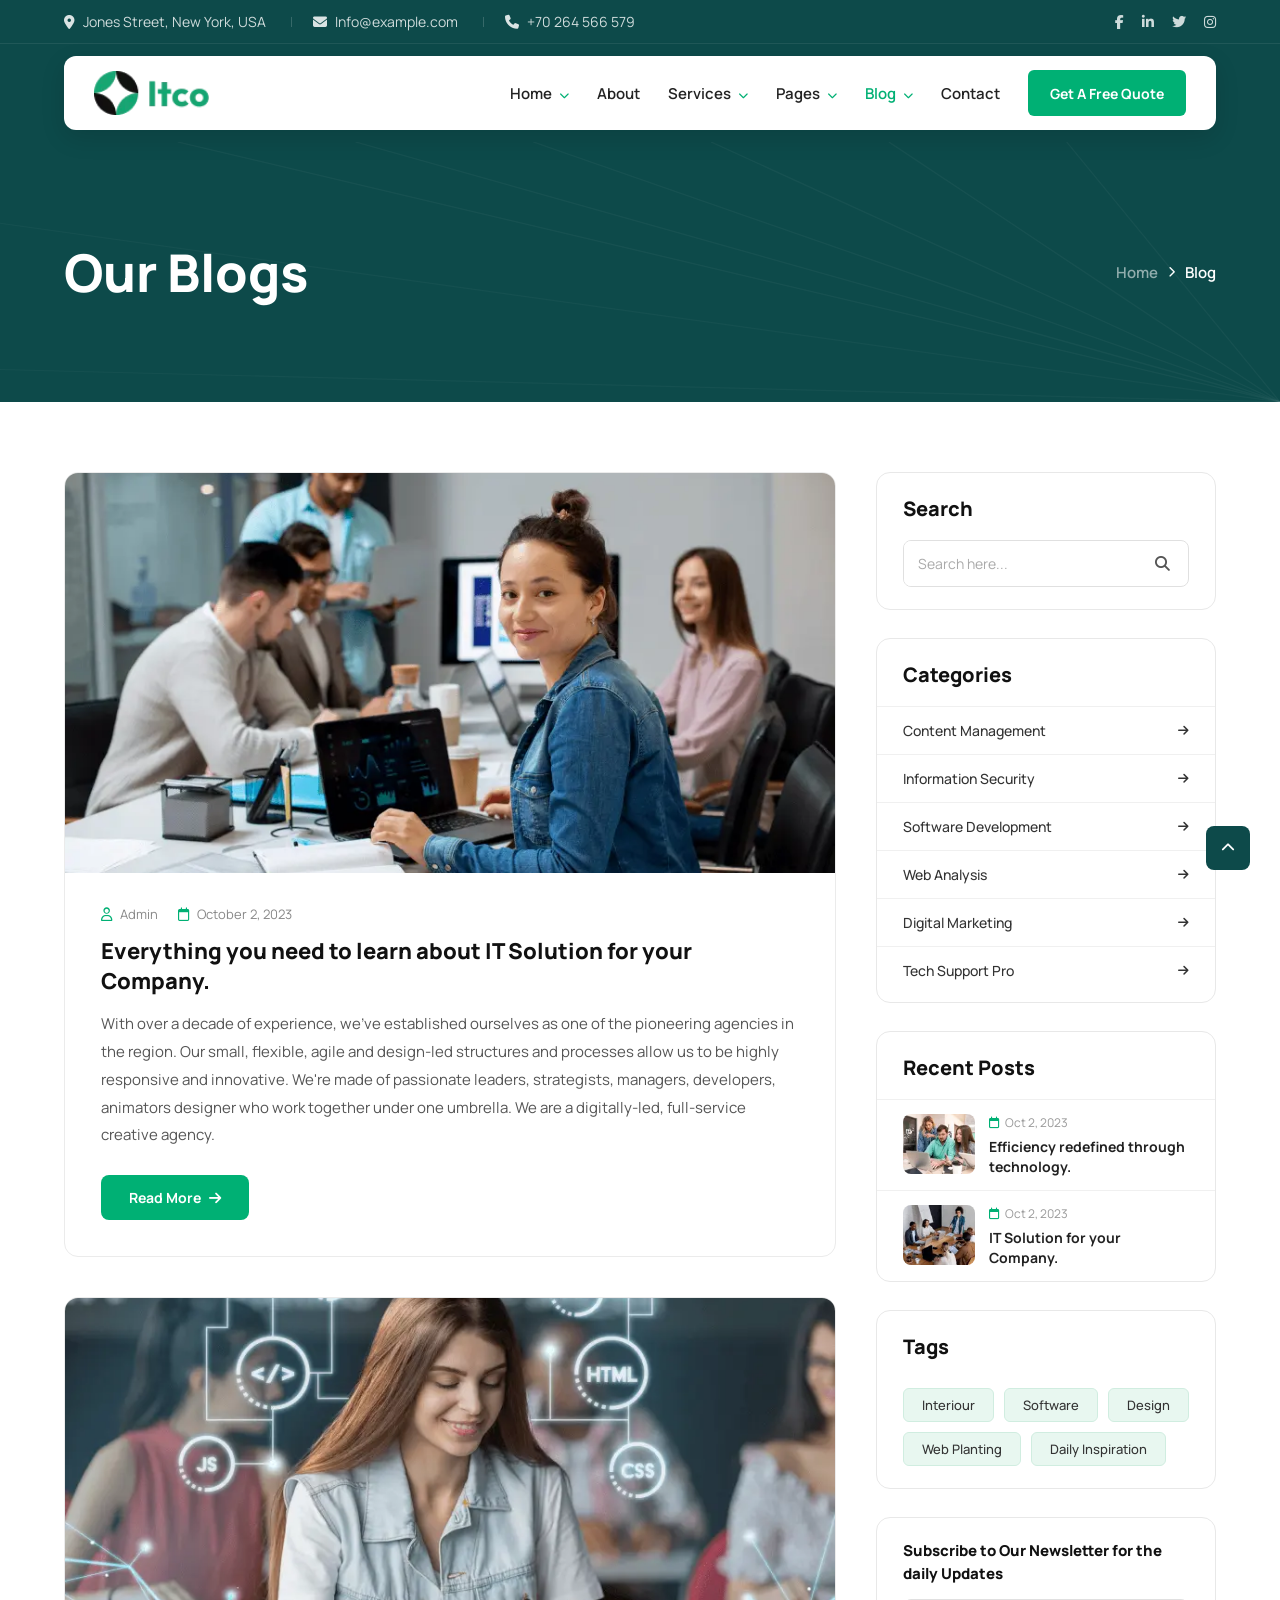
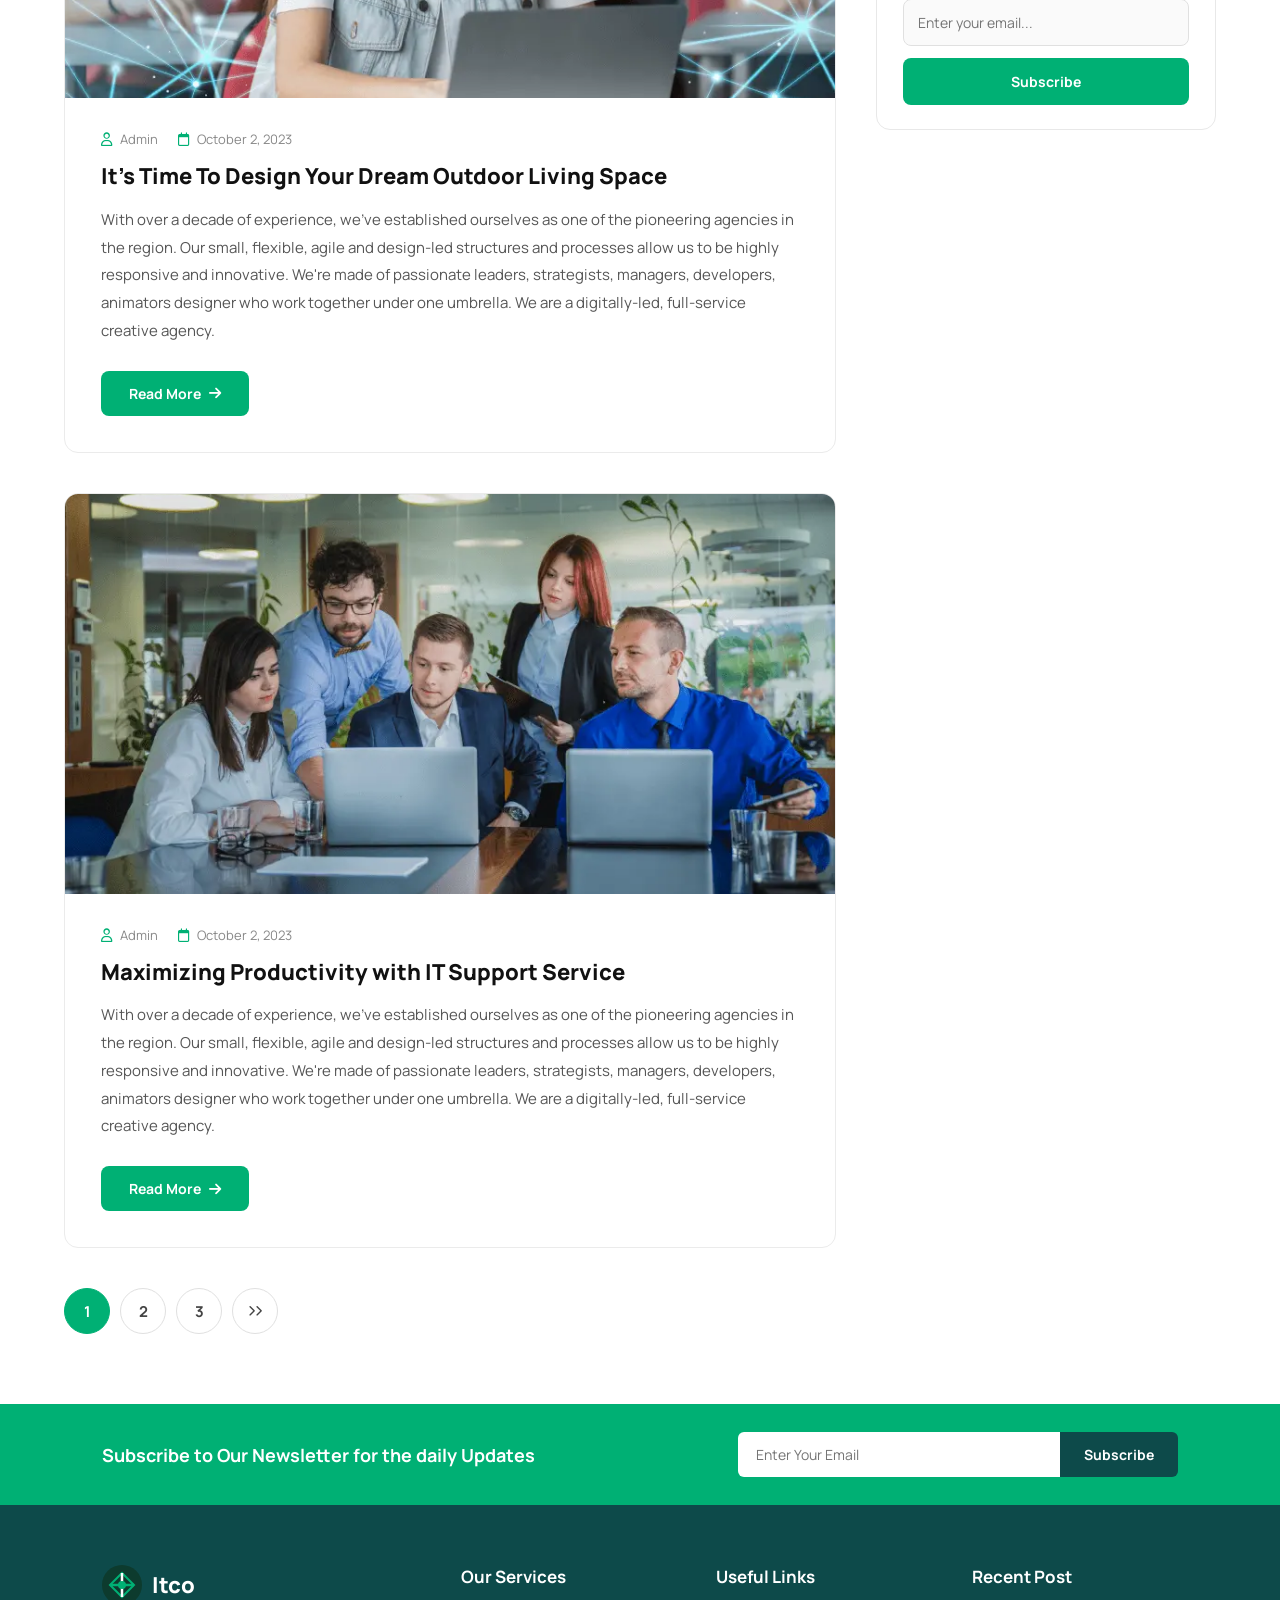
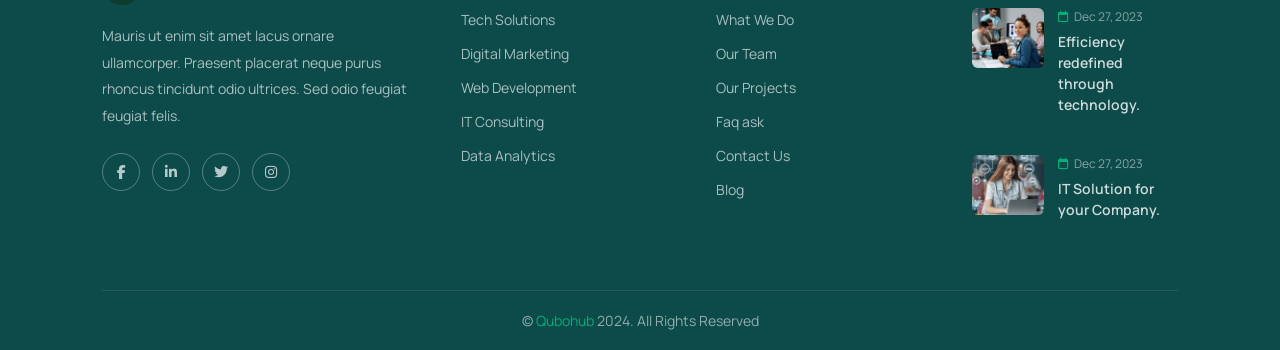
<file: blog.html>
<!DOCTYPE html>
<html lang="en">
<head>
    <meta charset="UTF-8">
    <meta name="viewport" content="width=device-width, initial-scale=1.0">
    <title>Our Blogs - Itco</title>
    <link rel="stylesheet" href="https://cdnjs.cloudflare.com/ajax/libs/font-awesome/6.5.1/css/all.min.css">
    <link href="https://fonts.googleapis.com/css2?family=Manrope:wght@400;500;600;700;800&display=swap" rel="stylesheet">
    <link rel="stylesheet" href="index.css"><link rel="stylesheet" href="blog.css">
</head>
<body>

    <!-- TOP HEADER BAR -->
    <div class="headerline">
        <div class="container-header">
            <div class="header-left">
                <i class="fa-solid fa-location-dot"></i>
                <span>Jones Street, New York, USA</span>
                <span class="line">|</span>
                <i class="fa-solid fa-envelope"></i>
                <span>Info@example.com</span>
                <span class="line">|</span>
                <i class="fa-solid fa-phone"></i>
                <span>+70 264 566 579</span>
            </div>
            <div class="social-icons">
                <a href="#"><i class="fa-brands fa-facebook-f"></i></a>
                <a href="#"><i class="fa-brands fa-linkedin-in"></i></a>
                <a href="#"><i class="fa-brands fa-twitter"></i></a>
                <a href="#"><i class="fa-brands fa-instagram"></i></a>
            </div>
        </div>
    </div>

    <!-- NAVBAR -->
    <div class="navbar-wrap">
        <div class="navbar-container">
            <div class="logo">
                <img src="Public/Images/site-logo.jpg" alt="logo-image" style="height:44px;">
            </div>
            <ul class="nav-menu">
                <li class="has-dropdown">
                    <a href="index.html">Home <i class="fa-solid fa-chevron-down"></i></a>
                    <ul class="dropdown">
                        <li><a href="index.html">Home One</a></li>
                        <li><a href="#">Home Two</a></li>
                        <li><a href="#">Home Three</a></li>
                    </ul>
                </li>
                <li><a href="about.html">About</a></li>
                <li class="has-dropdown">
                    <a href="services.html">Services <i class="fa-solid fa-chevron-down"></i></a>
                    <ul class="dropdown">
                        <li><a href="services.html">Services</a></li>
                        <li><a href="serviceDetails.html">Service Details</a></li>
                    </ul>
                </li>
                <li class="has-dropdown">
                    <a href="#">Pages <i class="fa-solid fa-chevron-down"></i></a>
                    <ul class="dropdown">
                        <li><a href="#">Team</a></li>
                        <li><a href="#">Team Details</a></li>
                        <li><a href="#">Project</a></li>
                        <li><a href="#">Project Details</a></li>
                        <li><a href="#">Testimonials</a></li>
                        <li><a href="#">Price Plan</a></li>
                        <li><a href="#">FAQ</a></li>
                        <li><a href="#">404</a></li>
                    </ul>
                </li>
                <li class="has-dropdown">
                    <a href="blog.html" class="active">Blog <i class="fa-solid fa-chevron-down"></i></a>
                    <ul class="dropdown">
                        <li><a href="blog.html">Blog</a></li>
                        <li><a href="blogdetails.html">Blog Details</a></li>
                    </ul>
                </li>
                <li><a href="contact.html">Contact</a></li>
                <li><button class="nav-btn">Get A Free Quote</button></li>
            </ul>
        </div>
    </div>

    <!-- PAGE HERO -->
    <section class="page-hero">
        <div class="page-hero-bg">
            <svg viewBox="0 0 1440 320" fill="none" xmlns="http://www.w3.org/2000/svg" preserveAspectRatio="none" width="100%" height="100%">
                <line x1="1440" y1="320" x2="200" y2="0" stroke="rgba(255,255,255,0.04)" stroke-width="1.5"/>
                <line x1="1440" y1="320" x2="400" y2="0" stroke="rgba(255,255,255,0.04)" stroke-width="1.5"/>
                <line x1="1440" y1="320" x2="600" y2="0" stroke="rgba(255,255,255,0.04)" stroke-width="1.5"/>
                <line x1="1440" y1="320" x2="800" y2="0" stroke="rgba(255,255,255,0.04)" stroke-width="1.5"/>
                <line x1="1440" y1="320" x2="1000" y2="0" stroke="rgba(255,255,255,0.04)" stroke-width="1.5"/>
                <line x1="1440" y1="320" x2="1200" y2="0" stroke="rgba(255,255,255,0.04)" stroke-width="1.5"/>
                <line x1="1440" y1="320" x2="0" y2="100" stroke="rgba(255,255,255,0.03)" stroke-width="1.5"/>
                <line x1="1440" y1="320" x2="0" y2="280" stroke="rgba(255,255,255,0.03)" stroke-width="1.5"/>
            </svg>
        </div>
        <div class="page-hero-inner">
            <h1 class="page-hero-title">Our Blogs</h1>
            <nav class="breadcrumbs">
                <a href="index.html">Home</a>
                <i class="fa-solid fa-chevron-right"></i>
                <span class="current">Blog</span>
            </nav>
        </div>
    </section>

    <!-- BLOG MAIN SECTION -->
    <section class="blog-section">
        <div class="blog-container">

            <!-- LEFT: Blog Posts -->
            <div class="blog-posts">

                <!-- Post 1 -->
                <article class="blog-post-card">
                    <div class="post-img">
                        <img src="Public/Images/blog1.jpg" alt="IT Solution">
                    </div>
                    <div class="post-body">
                        <div class="post-meta">
                            <span><i class="fa-regular fa-user"></i> Admin</span>
                            <span><i class="fa-regular fa-calendar"></i> October 2, 2023</span>
                        </div>
                        <h3><a href="blogdetails.html">Everything you need to learn about IT Solution for your Company.</a></h3>
                        <p>With over a decade of experience, we've established ourselves as one of the pioneering agencies in the region. Our small, flexible, agile and design-led structures and processes allow us to be highly responsive and innovative. We're made of passionate leaders, strategists, managers, developers, animators designer who work together under one umbrella. We are a digitally-led, full-service creative agency.</p>
                        <a href="blogdetails.html" class="read-more-btn">Read More <i class="fa-solid fa-arrow-right"></i></a>
                    </div>
                </article>

                <!-- Post 2 -->
                <article class="blog-post-card">
                    <div class="post-img">
                        <img src="Public/Images/blog2.jpg" alt="Outdoor Living">
                    </div>
                    <div class="post-body">
                        <div class="post-meta">
                            <span><i class="fa-regular fa-user"></i> Admin</span>
                            <span><i class="fa-regular fa-calendar"></i> October 2, 2023</span>
                        </div>
                        <h3><a href="blogdetails.html">It's Time To Design Your Dream Outdoor Living Space</a></h3>
                        <p>With over a decade of experience, we've established ourselves as one of the pioneering agencies in the region. Our small, flexible, agile and design-led structures and processes allow us to be highly responsive and innovative. We're made of passionate leaders, strategists, managers, developers, animators designer who work together under one umbrella. We are a digitally-led, full-service creative agency.</p>
                        <a href="blogdetails.html" class="read-more-btn">Read More <i class="fa-solid fa-arrow-right"></i></a>
                    </div>
                </article>

                <!-- Post 3 -->
                <article class="blog-post-card">
                    <div class="post-img">
                        <img src="Public/Images/blog3.jpg" alt="IT Support">
                    </div>
                    <div class="post-body">
                        <div class="post-meta">
                            <span><i class="fa-regular fa-user"></i> Admin</span>
                            <span><i class="fa-regular fa-calendar"></i> October 2, 2023</span>
                        </div>
                        <h3><a href="blogdetails.html">Maximizing Productivity with IT Support Service</a></h3>
                        <p>With over a decade of experience, we've established ourselves as one of the pioneering agencies in the region. Our small, flexible, agile and design-led structures and processes allow us to be highly responsive and innovative. We're made of passionate leaders, strategists, managers, developers, animators designer who work together under one umbrella. We are a digitally-led, full-service creative agency.</p>
                        <a href="blogdetails.html" class="read-more-btn">Read More <i class="fa-solid fa-arrow-right"></i></a>
                    </div>
                </article>

                <!-- Pagination -->
                <div class="pagination">
                    <a href="#" class="page-btn active">1</a>
                    <a href="#" class="page-btn">2</a>
                    <a href="#" class="page-btn">3</a>
                    <a href="#" class="page-btn next"><i class="fa-solid fa-chevron-right"></i><i class="fa-solid fa-chevron-right"></i></a>
                </div>

            </div>

            <!-- RIGHT: Sidebar -->
            <aside class="blog-sidebar">

                <!-- Search -->
                <div class="sidebar-widget search-widget">
                    <h4>Search</h4>
                    <div class="search-box">
                        <input type="text" placeholder="Search here...">
                        <button><i class="fa-solid fa-magnifying-glass"></i></button>
                    </div>
                </div>

                <!-- Categories -->
                <div class="sidebar-widget categories-widget">
                    <h4>Categories</h4>
                    <ul class="category-list">
                        <li><a href="#">Content Management <i class="fa-solid fa-arrow-right"></i></a></li>
                        <li><a href="#">Information Security <i class="fa-solid fa-arrow-right"></i></a></li>
                        <li><a href="#">Software Development <i class="fa-solid fa-arrow-right"></i></a></li>
                        <li><a href="#">Web Analysis <i class="fa-solid fa-arrow-right"></i></a></li>
                        <li><a href="#">Digital Marketing <i class="fa-solid fa-arrow-right"></i></a></li>
                        <li><a href="#">Tech Support Pro <i class="fa-solid fa-arrow-right"></i></a></li>
                    </ul>
                </div>

                <!-- Recent Posts -->
                <div class="sidebar-widget recent-widget">
                    <h4>Recent Posts</h4>
                    <div class="recent-post-item">
                        <img src="Public/Images/recent1.jpg" alt="recent1">
                        <div class="recent-post-info">
                            <span><i class="fa-regular fa-calendar"></i> Oct 2, 2023</span>
                            <h5><a href="blogdetails.html">Efficiency redefined through technology.</a></h5>
                        </div>
                    </div>
                    <div class="recent-post-item">
                        <img src="Public/Images/recent2.jpg" alt="recent2">
                        <div class="recent-post-info">
                            <span><i class="fa-regular fa-calendar"></i> Oct 2, 2023</span>
                            <h5><a href="blogdetails.html">IT Solution for your Company.</a></h5>
                        </div>
                    </div>
                </div>

                <!-- Tags -->
                <div class="sidebar-widget tags-widget">
                    <h4>Tags</h4>
                    <div class="tags-cloud">
                        <a href="#" class="tag">Interiour</a>
                        <a href="#" class="tag">Software</a>
                        <a href="#" class="tag">Design</a>
                        <a href="#" class="tag">Web Planting</a>
                        <a href="#" class="tag">Daily Inspiration</a>
                    </div>
                </div>

                <!-- Newsletter -->
                <div class="sidebar-widget newsletter-widget">
                    <h4>Subscribe to Our Newsletter for the daily Updates</h4>
                    <div class="newsletter-form">
                        <input type="email" placeholder="Enter your email...">
                        <button>Subscribe</button>
                    </div>
                </div>

            </aside>
        </div>
    </section>

    <!-- FOOTER NEWSLETTER STRIP -->
    <div class="footer-sub-strip">
        <p>Subscribe to Our Newsletter for the daily Updates</p>
        <div class="footer-sub-form">
            <input type="email" placeholder="Enter Your Email">
            <button>Subscribe</button>
        </div>
    </div>

    <!-- FOOTER -->
    <footer class="footer">
        <div class="footer-inner">
            <div class="footer-brand">
                <div class="footer-logo">
                    <div class="logo-icon">
                        <svg viewBox="0 0 40 40" fill="none" xmlns="http://www.w3.org/2000/svg" width="38" height="38">
                            <circle cx="20" cy="20" r="20" fill="#0D3B2E"/>
                            <path d="M20 8 L32 20 L20 32 L8 20 Z" fill="none" stroke="#00B074" stroke-width="2"/>
                            <path d="M20 8 L20 32" stroke="#fff" stroke-width="2.5"/>
                            <path d="M8 20 L32 20" stroke="#00B074" stroke-width="2.5"/>
                            <circle cx="20" cy="20" r="4" fill="#00B074"/>
                        </svg>
                    </div>
                    <span class="footer-logo-text">Itco</span>
                </div>
                <p>Mauris ut enim sit amet lacus ornare ullamcorper. Praesent placerat neque purus rhoncus tincidunt odio ultrices. Sed odio feugiat feugiat felis.</p>
                <div class="footer-socials">
                    <a href="#"><i class="fa-brands fa-facebook-f"></i></a>
                    <a href="#"><i class="fa-brands fa-linkedin-in"></i></a>
                    <a href="#"><i class="fa-brands fa-twitter"></i></a>
                    <a href="#"><i class="fa-brands fa-instagram"></i></a>
                </div>
            </div>
            <div class="footer-col">
                <h4>Our Services</h4>
                <ul>
                    <li><a href="#">Tech Solutions</a></li>
                    <li><a href="#">Digital Marketing</a></li>
                    <li><a href="#">Web Development</a></li>
                    <li><a href="#">IT Consulting</a></li>
                    <li><a href="#">Data Analytics</a></li>
                </ul>
            </div>
            <div class="footer-col">
                <h4>Useful Links</h4>
                <ul>
                    <li><a href="#">What We Do</a></li>
                    <li><a href="#">Our Team</a></li>
                    <li><a href="#">Our Projects</a></li>
                    <li><a href="#">Faq ask</a></li>
                    <li><a href="#">Contact Us</a></li>
                    <li><a href="#">Blog</a></li>
                </ul>
            </div>
            <div class="footer-col">
                <h4>Recent Post</h4>
                <div class="recent-posts">
                    <div class="recent-post">
                        <img src="Public/Images/footer-post1.jpg" alt="post1">
                        <div class="post-info">
                            <div class="post-date"><i class="fa-regular fa-calendar"></i> Dec 27, 2023</div>
                            <p>Efficiency redefined through technology.</p>
                        </div>
                    </div>
                    <div class="recent-post">
                        <img src="Public/Images/footer-post2.jpg" alt="post2">
                        <div class="post-info">
                            <div class="post-date"><i class="fa-regular fa-calendar"></i> Dec 27, 2023</div>
                            <p>IT Solution for your Company.</p>
                        </div>
                    </div>
                </div>
            </div>
        </div>
        <div class="footer-bottom">
            <p>© <span class="green">Qubohub</span> 2024. All Rights Reserved</p>
        </div>
    </footer>

    <div class="back-top" onclick="window.scrollTo({top:0,behavior:'smooth'})">
        <i class="fa-solid fa-chevron-up"></i>
    </div>

</body>
</html>
</file>
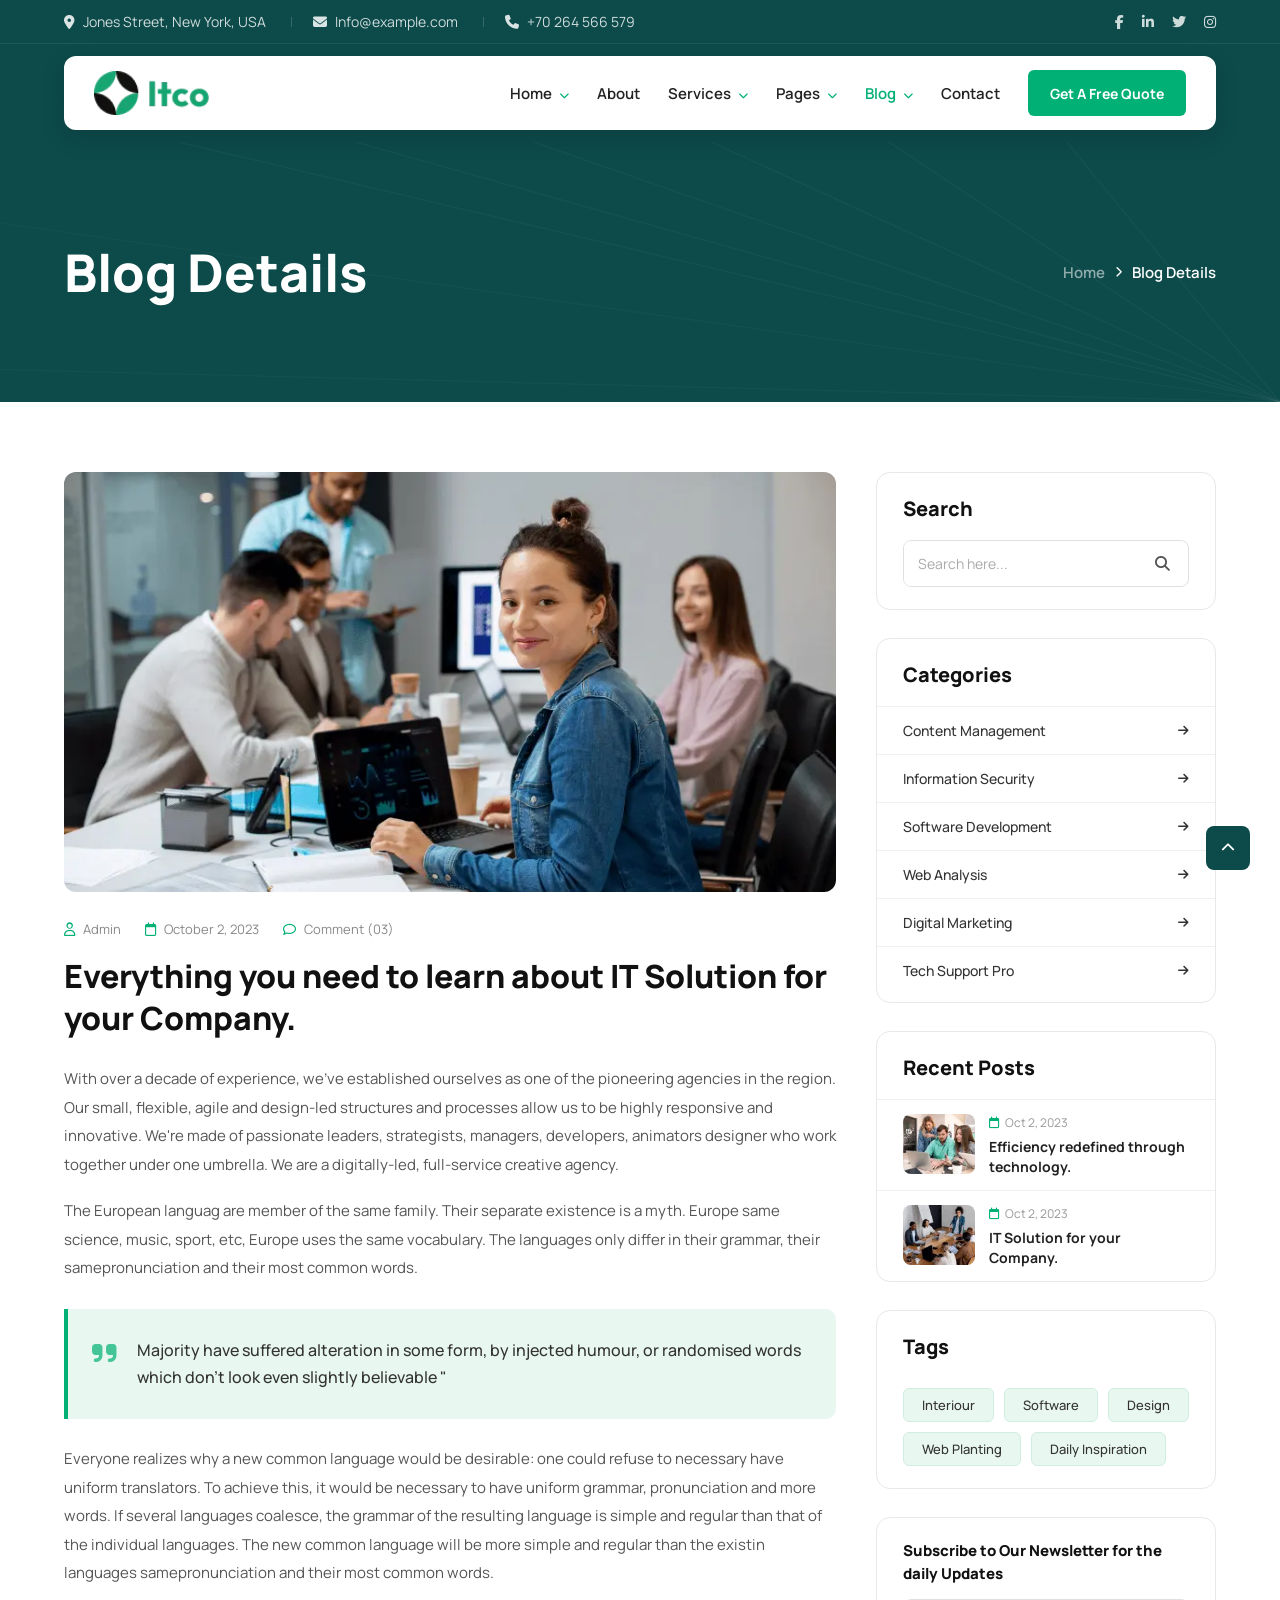
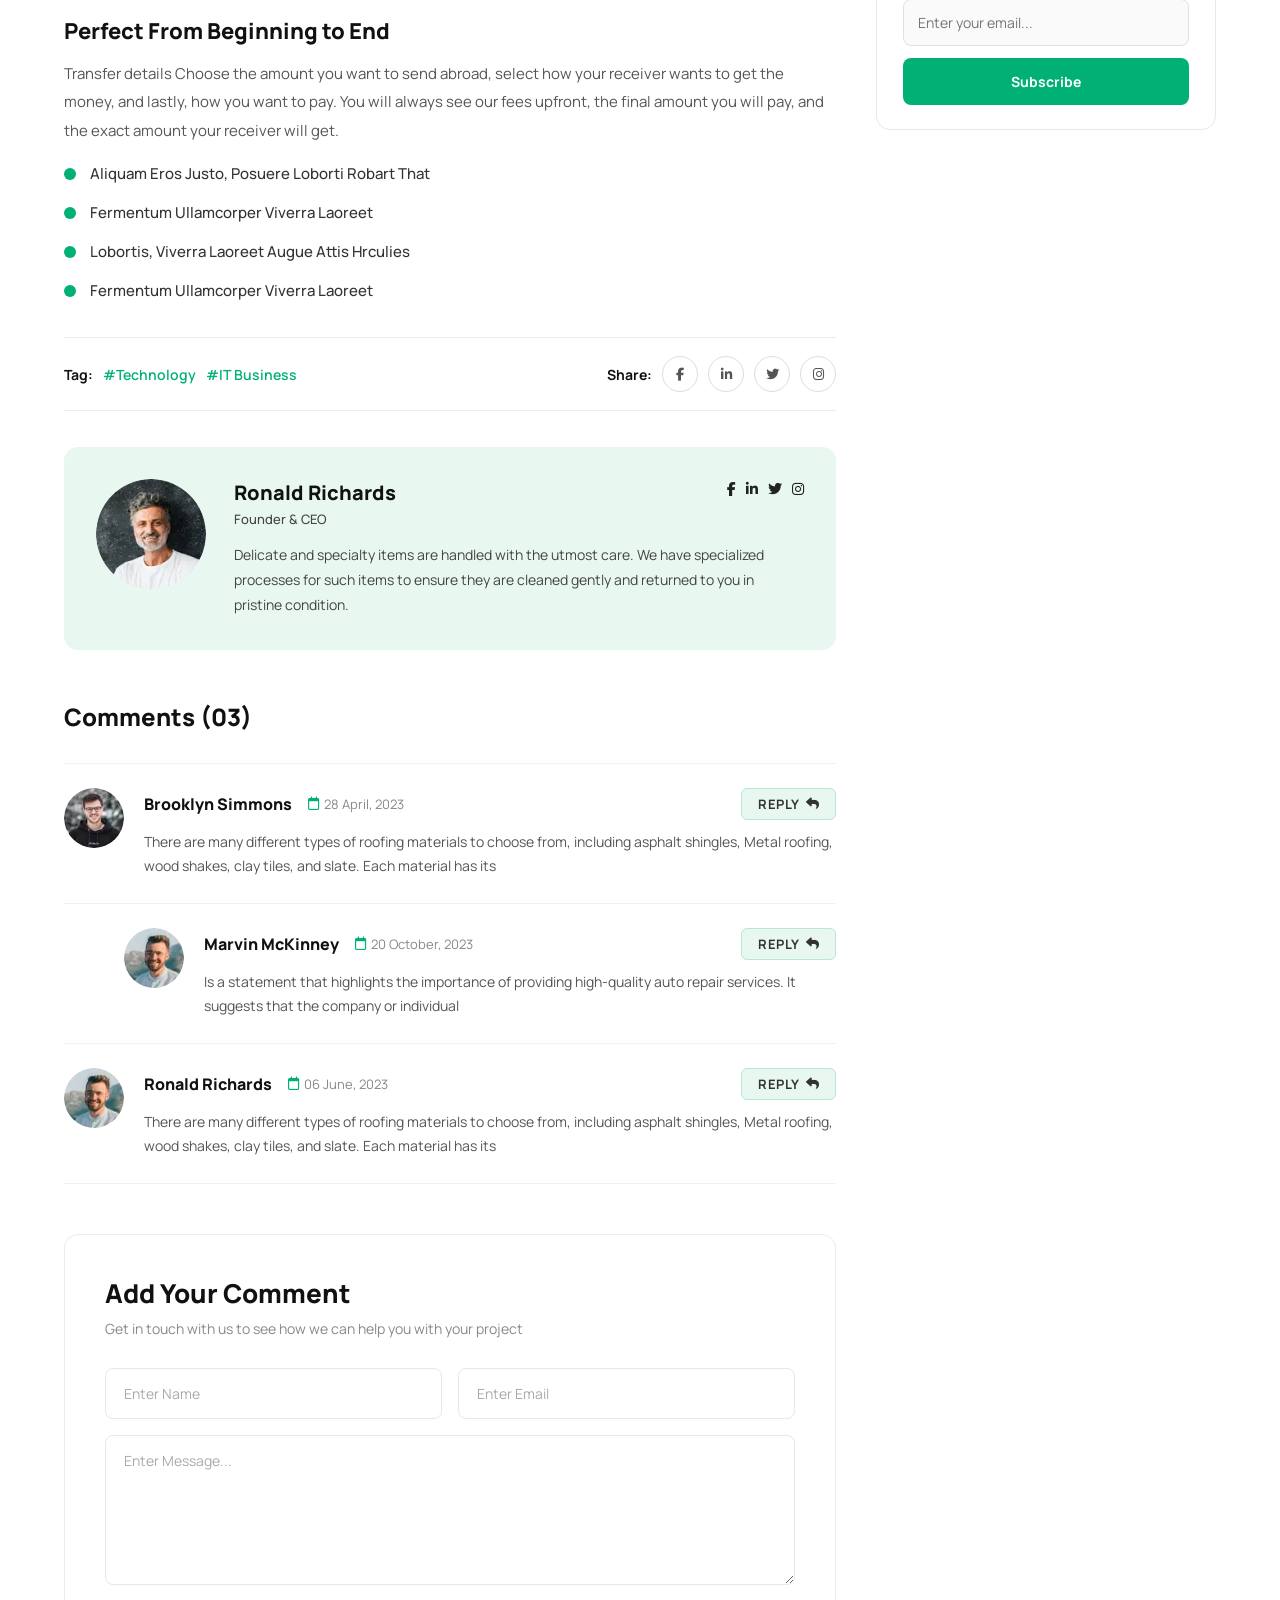
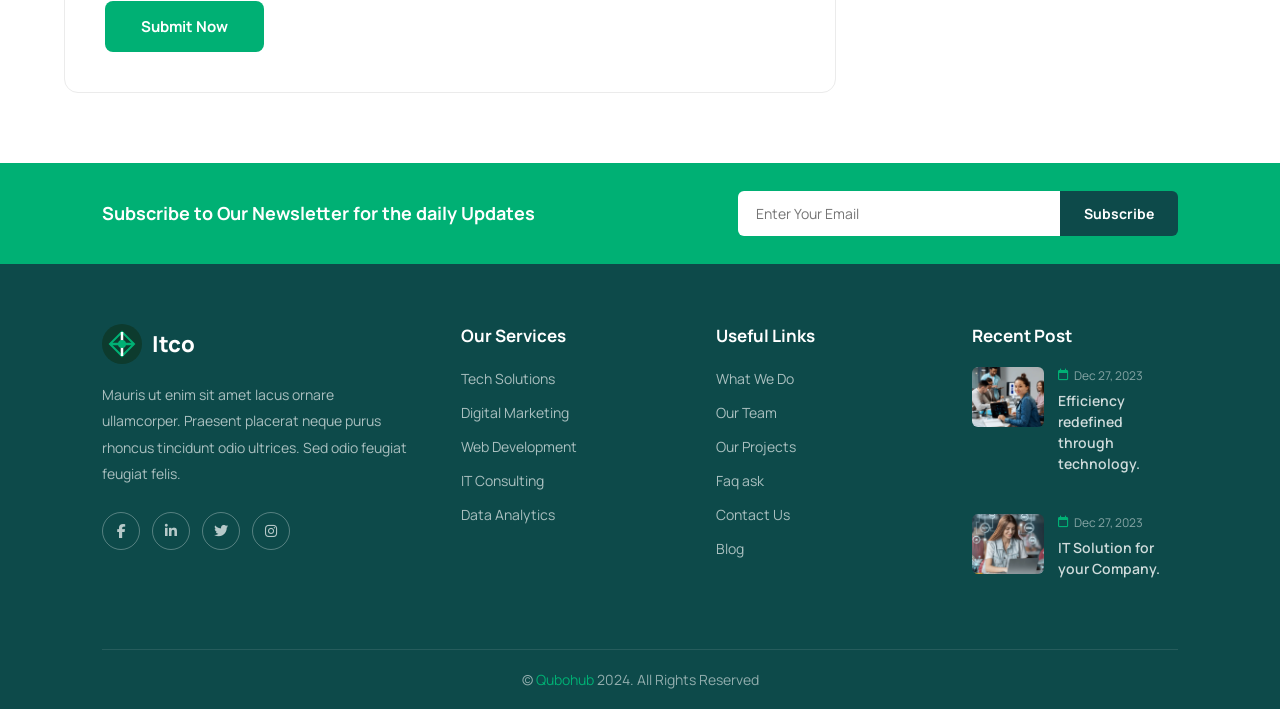
<file: blogdetails.html>
<!DOCTYPE html>
<html lang="en">
<head>
    <meta charset="UTF-8">
    <meta name="viewport" content="width=device-width, initial-scale=1.0">
    <title>Blog Details - Itco</title>
    <link rel="stylesheet" href="https://cdnjs.cloudflare.com/ajax/libs/font-awesome/6.5.1/css/all.min.css">
    <link href="https://fonts.googleapis.com/css2?family=Manrope:wght@400;500;600;700;800&display=swap" rel="stylesheet">
    <link rel="stylesheet" href="index.css"><link rel="stylesheet" href="blog.css">
</head>
<body>

    <!-- TOP HEADER BAR -->
    <div class="headerline">
        <div class="container-header">
            <div class="header-left">
                <i class="fa-solid fa-location-dot"></i>
                <span>Jones Street, New York, USA</span>
                <span class="line">|</span>
                <i class="fa-solid fa-envelope"></i>
                <span>Info@example.com</span>
                <span class="line">|</span>
                <i class="fa-solid fa-phone"></i>
                <span>+70 264 566 579</span>
            </div>
            <div class="social-icons">
                <a href="#"><i class="fa-brands fa-facebook-f"></i></a>
                <a href="#"><i class="fa-brands fa-linkedin-in"></i></a>
                <a href="#"><i class="fa-brands fa-twitter"></i></a>
                <a href="#"><i class="fa-brands fa-instagram"></i></a>
            </div>
        </div>
    </div>

    <!-- NAVBAR -->
    <div class="navbar-wrap">
        <div class="navbar-container">
            <div class="logo">
                <img src="Public/Images/site-logo.jpg" alt="logo-image" style="height:44px;">
            </div>
            <ul class="nav-menu">
                <li class="has-dropdown">
                    <a href="index.html">Home <i class="fa-solid fa-chevron-down"></i></a>
                    <ul class="dropdown">
                        <li><a href="index.html">Home One</a></li>
                        <li><a href="#">Home Two</a></li>
                        <li><a href="#">Home Three</a></li>
                    </ul>
                </li>
                <li><a href="about.html">About</a></li>
                <li class="has-dropdown">
                    <a href="services.html">Services <i class="fa-solid fa-chevron-down"></i></a>
                    <ul class="dropdown">
                        <li><a href="services.html">Services</a></li>
                        <li><a href="serviceDetails.html">Service Details</a></li>
                    </ul>
                </li>
                <li class="has-dropdown">
                    <a href="#">Pages <i class="fa-solid fa-chevron-down"></i></a>
                    <ul class="dropdown">
                        <li><a href="#">Team</a></li>
                        <li><a href="#">Team Details</a></li>
                        <li><a href="#">Project</a></li>
                        <li><a href="#">Project Details</a></li>
                        <li><a href="#">Testimonials</a></li>
                        <li><a href="#">Price Plan</a></li>
                        <li><a href="#">FAQ</a></li>
                        <li><a href="#">404</a></li>
                    </ul>
                </li>
                <li class="has-dropdown">
                    <a href="blog.html" class="active">Blog <i class="fa-solid fa-chevron-down"></i></a>
                    <ul class="dropdown">
                        <li><a href="blog.html">Blog</a></li>
                        <li><a href="blogdetails.html">Blog Details</a></li>
                    </ul>
                </li>
                <li><a href="contact.html">Contact</a></li>
                <li><button class="nav-btn">Get A Free Quote</button></li>
            </ul>
        </div>
    </div>

    <!-- PAGE HERO -->
    <section class="page-hero">
        <div class="page-hero-bg">
            <svg viewBox="0 0 1440 320" fill="none" xmlns="http://www.w3.org/2000/svg" preserveAspectRatio="none" width="100%" height="100%">
                <line x1="1440" y1="320" x2="200" y2="0" stroke="rgba(255,255,255,0.04)" stroke-width="1.5"/>
                <line x1="1440" y1="320" x2="400" y2="0" stroke="rgba(255,255,255,0.04)" stroke-width="1.5"/>
                <line x1="1440" y1="320" x2="600" y2="0" stroke="rgba(255,255,255,0.04)" stroke-width="1.5"/>
                <line x1="1440" y1="320" x2="800" y2="0" stroke="rgba(255,255,255,0.04)" stroke-width="1.5"/>
                <line x1="1440" y1="320" x2="1000" y2="0" stroke="rgba(255,255,255,0.04)" stroke-width="1.5"/>
                <line x1="1440" y1="320" x2="1200" y2="0" stroke="rgba(255,255,255,0.04)" stroke-width="1.5"/>
                <line x1="1440" y1="320" x2="0" y2="100" stroke="rgba(255,255,255,0.03)" stroke-width="1.5"/>
                <line x1="1440" y1="320" x2="0" y2="280" stroke="rgba(255,255,255,0.03)" stroke-width="1.5"/>
            </svg>
        </div>
        <div class="page-hero-inner">
            <h1 class="page-hero-title">Blog Details</h1>
            <nav class="breadcrumbs">
                <a href="index.html">Home</a>
                <i class="fa-solid fa-chevron-right"></i>
                <span class="current">Blog Details</span>
            </nav>
        </div>
    </section>

    <!-- BLOG DETAILS SECTION -->
    <section class="blog-section">
        <div class="blog-container">

            <!-- LEFT: Blog Detail Content -->
            <div class="blog-posts">

                <!-- Main Post Image -->
                <div class="detail-main-img">
                    <img src="Public/Images/blog1.jpg" alt="Blog Detail">
                </div>

                <!-- Post Meta -->
                <div class="detail-meta">
                    <span><i class="fa-regular fa-user"></i> Admin</span>
                    <span><i class="fa-regular fa-calendar"></i> October 2, 2023</span>
                    <span><i class="fa-regular fa-comment"></i> Comment (03)</span>
                </div>

                <!-- Post Title -->
                <h2 class="detail-title">Everything you need to learn about IT Solution for your Company.</h2>

                <!-- Post Content -->
                <div class="detail-content">
                    <p>With over a decade of experience, we've established ourselves as one of the pioneering agencies in the region. Our small, flexible, agile and design-led structures and processes allow us to be highly responsive and innovative. We're made of passionate leaders, strategists, managers, developers, animators designer who work together under one umbrella. We are a digitally-led, full-service creative agency.</p>

                    <p>The European languag are member of the same family. Their separate existence is a myth. Europe same science, music, sport, etc, Europe uses the same vocabulary. The languages only differ in their grammar, their samepronunciation and their most common words.</p>

                    <!-- Blockquote -->
                    <blockquote class="detail-quote">
                        <span class="quote-icon"><i class="fa-solid fa-quote-right"></i></span>
                        <p>Majority have suffered alteration in some form, by injected humour, or randomised words which don't look even slightly believable "</p>
                    </blockquote>

                    <p>Everyone realizes why a new common language would be desirable: one could refuse to necessary have uniform translators. To achieve this, it would be necessary to have uniform grammar, pronunciation and more words. If several languages coalesce, the grammar of the resulting language is simple and regular than that of the individual languages. The new common language will be more simple and regular than the existin languages samepronunciation and their most common words.</p>

                    <h4>Perfect From Beginning to End</h4>

                    <p>Transfer details Choose the amount you want to send abroad, select how your receiver wants to get the money, and lastly, how you want to pay. You will always see our fees upfront, the final amount you will pay, and the exact amount your receiver will get.</p>

                    <ul class="detail-list">
                        <li><span class="dot"></span> Aliquam Eros Justo, Posuere Loborti Robart That</li>
                        <li><span class="dot"></span> Fermentum Ullamcorper Viverra Laoreet</li>
                        <li><span class="dot"></span> Lobortis, Viverra Laoreet Augue Attis Hrculies</li>
                        <li><span class="dot"></span> Fermentum Ullamcorper Viverra Laoreet</li>
                    </ul>
                </div>

                <!-- Tags & Share -->
                <div class="detail-tag-share">
                    <div class="detail-tags">
                        <span class="label">Tag:</span>
                        <a href="#" class="tag-link">#Technology</a>
                        <a href="#" class="tag-link">#IT Business</a>
                    </div>
                    <div class="detail-share">
                        <span class="label">Share:</span>
                        <a href="#"><i class="fa-brands fa-facebook-f"></i></a>
                        <a href="#"><i class="fa-brands fa-linkedin-in"></i></a>
                        <a href="#"><i class="fa-brands fa-twitter"></i></a>
                        <a href="#"><i class="fa-brands fa-instagram"></i></a>
                    </div>
                </div>

                <!-- Author Box -->
                <div class="author-box">
                    <img src="Public/Images/author.jpg" alt="Ronald Richards">
                    <div class="author-info">
                        <div class="author-top-row">
                            <div>
                                <h4>Ronald Richards</h4>
                                <span class="author-role">Founder & CEO</span>
                            </div>
                            <div class="author-socials">
                                <a href="#"><i class="fa-brands fa-facebook-f"></i></a>
                                <a href="#"><i class="fa-brands fa-linkedin-in"></i></a>
                                <a href="#"><i class="fa-brands fa-twitter"></i></a>
                                <a href="#"><i class="fa-brands fa-instagram"></i></a>
                            </div>
                        </div>
                        <p>Delicate and specialty items are handled with the utmost care. We have specialized processes for such items to ensure they are cleaned gently and returned to you in pristine condition.</p>
                    </div>
                </div>

                <!-- Comments Section -->
                <div class="comments-section">
                    <h3>Comments (03)</h3>

                    <div class="comment-list">

                        <!-- Comment 1 - Brooklyn -->
                        <div class="comment-item">
                            <img src="Public/Images/comment1.jpg" alt="Brooklyn Simmons">
                            <div class="comment-body">
                                <div class="comment-header">
                                    <h5>Brooklyn Simmons</h5>
                                    <span class="comment-date"><i class="fa-regular fa-calendar"></i> 28 April, 2023</span>
                                    <a href="#" class="reply-btn">REPLY <i class="fa-solid fa-reply"></i></a>
                                </div>
                                <p>There are many different types of roofing materials to choose from, including asphalt shingles, Metal roofing, wood shakes, clay tiles, and slate. Each material has its</p>
                            </div>
                        </div>

                        <!-- Comment 2 - Marvin (indented reply) -->
                        <div class="comment-item comment-indent">
                            <img src="Public/Images/comment3.jpg" alt="Marvin McKinney">
                            <div class="comment-body">
                                <div class="comment-header">
                                    <h5>Marvin McKinney</h5>
                                    <span class="comment-date"><i class="fa-regular fa-calendar"></i> 20 October, 2023</span>
                                    <a href="#" class="reply-btn">REPLY <i class="fa-solid fa-reply"></i></a>
                                </div>
                                <p>Is a statement that highlights the importance of providing high-quality auto repair services. It suggests that the company or individual</p>
                            </div>
                        </div>

                        <!-- Comment 3 - Ronald -->
                        <div class="comment-item">
                            <img src="Public/Images/comment3.jpg" alt="Ronald Richards">
                            <div class="comment-body">
                                <div class="comment-header">
                                    <h5>Ronald Richards</h5>
                                    <span class="comment-date"><i class="fa-regular fa-calendar"></i> 06 June, 2023</span>
                                    <a href="#" class="reply-btn">REPLY <i class="fa-solid fa-reply"></i></a>
                                </div>
                                <p>There are many different types of roofing materials to choose from, including asphalt shingles, Metal roofing, wood shakes, clay tiles, and slate. Each material has its</p>
                            </div>
                        </div>

                    </div>
                </div>

                <!-- Add Comment Form -->
                <div class="add-comment">
                    <h3>Add Your Comment</h3>
                    <p>Get in touch with us to see how we can help you with your project</p>
                    <div class="comment-form">
                        <div class="form-row">
                            <input type="text" placeholder="Enter Name">
                            <input type="email" placeholder="Enter Email">
                        </div>
                        <textarea placeholder="Enter Message..."></textarea>
                        <button class="submit-btn">Submit Now</button>
                    </div>
                </div>

            </div>

            <!-- RIGHT: Sidebar -->
            <aside class="blog-sidebar">

                <!-- Search -->
                <div class="sidebar-widget search-widget">
                    <h4>Search</h4>
                    <div class="search-box">
                        <input type="text" placeholder="Search here...">
                        <button><i class="fa-solid fa-magnifying-glass"></i></button>
                    </div>
                </div>

                <!-- Categories -->
                <div class="sidebar-widget categories-widget">
                    <h4>Categories</h4>
                    <ul class="category-list">
                        <li><a href="#">Content Management <i class="fa-solid fa-arrow-right"></i></a></li>
                        <li><a href="#">Information Security <i class="fa-solid fa-arrow-right"></i></a></li>
                        <li><a href="#">Software Development <i class="fa-solid fa-arrow-right"></i></a></li>
                        <li><a href="#">Web Analysis <i class="fa-solid fa-arrow-right"></i></a></li>
                        <li><a href="#">Digital Marketing <i class="fa-solid fa-arrow-right"></i></a></li>
                        <li><a href="#">Tech Support Pro <i class="fa-solid fa-arrow-right"></i></a></li>
                    </ul>
                </div>

                <!-- Recent Posts -->
                <div class="sidebar-widget recent-widget">
                    <h4>Recent Posts</h4>
                    <div class="recent-post-item">
                        <img src="Public/Images/recent1.jpg" alt="recent1">
                        <div class="recent-post-info">
                            <span><i class="fa-regular fa-calendar"></i> Oct 2, 2023</span>
                            <h5><a href="#">Efficiency redefined through technology.</a></h5>
                        </div>
                    </div>
                    <div class="recent-post-item">
                        <img src="Public/Images/recent2.jpg" alt="recent2">
                        <div class="recent-post-info">
                            <span><i class="fa-regular fa-calendar"></i> Oct 2, 2023</span>
                            <h5><a href="#">IT Solution for your Company.</a></h5>
                        </div>
                    </div>
                </div>

                <!-- Tags -->
                <div class="sidebar-widget tags-widget">
                    <h4>Tags</h4>
                    <div class="tags-cloud">
                        <a href="#" class="tag">Interiour</a>
                        <a href="#" class="tag">Software</a>
                        <a href="#" class="tag">Design</a>
                        <a href="#" class="tag">Web Planting</a>
                        <a href="#" class="tag">Daily Inspiration</a>
                    </div>
                </div>

                <!-- Newsletter -->
                <div class="sidebar-widget newsletter-widget">
                    <h4>Subscribe to Our Newsletter for the daily Updates</h4>
                    <div class="newsletter-form">
                        <input type="email" placeholder="Enter your email...">
                        <button>Subscribe</button>
                    </div>
                </div>

            </aside>
        </div>
    </section>

    <!-- FOOTER NEWSLETTER STRIP -->
    <div class="footer-sub-strip">
        <p>Subscribe to Our Newsletter for the daily Updates</p>
        <div class="footer-sub-form">
            <input type="email" placeholder="Enter Your Email">
            <button>Subscribe</button>
        </div>
    </div>

    <!-- FOOTER -->
    <footer class="footer">
        <div class="footer-inner">
            <div class="footer-brand">
                <div class="footer-logo">
                    <div class="logo-icon">
                        <svg viewBox="0 0 40 40" fill="none" xmlns="http://www.w3.org/2000/svg" width="38" height="38">
                            <circle cx="20" cy="20" r="20" fill="#0D3B2E"/>
                            <path d="M20 8 L32 20 L20 32 L8 20 Z" fill="none" stroke="#00B074" stroke-width="2"/>
                            <path d="M20 8 L20 32" stroke="#fff" stroke-width="2.5"/>
                            <path d="M8 20 L32 20" stroke="#00B074" stroke-width="2.5"/>
                            <circle cx="20" cy="20" r="4" fill="#00B074"/>
                        </svg>
                    </div>
                    <span class="footer-logo-text">Itco</span>
                </div>
                <p>Mauris ut enim sit amet lacus ornare ullamcorper. Praesent placerat neque purus rhoncus tincidunt odio ultrices. Sed odio feugiat feugiat felis.</p>
                <div class="footer-socials">
                    <a href="#"><i class="fa-brands fa-facebook-f"></i></a>
                    <a href="#"><i class="fa-brands fa-linkedin-in"></i></a>
                    <a href="#"><i class="fa-brands fa-twitter"></i></a>
                    <a href="#"><i class="fa-brands fa-instagram"></i></a>
                </div>
            </div>
            <div class="footer-col">
                <h4>Our Services</h4>
                <ul>
                    <li><a href="#">Tech Solutions</a></li>
                    <li><a href="#">Digital Marketing</a></li>
                    <li><a href="#">Web Development</a></li>
                    <li><a href="#">IT Consulting</a></li>
                    <li><a href="#">Data Analytics</a></li>
                </ul>
            </div>
            <div class="footer-col">
                <h4>Useful Links</h4>
                <ul>
                    <li><a href="#">What We Do</a></li>
                    <li><a href="#">Our Team</a></li>
                    <li><a href="#">Our Projects</a></li>
                    <li><a href="#">Faq ask</a></li>
                    <li><a href="#">Contact Us</a></li>
                    <li><a href="#">Blog</a></li>
                </ul>
            </div>
            <div class="footer-col">
                <h4>Recent Post</h4>
                <div class="recent-posts">
                    <div class="recent-post">
                        <img src="Public/Images/footer-post1.jpg" alt="post1">
                        <div class="post-info">
                            <div class="post-date"><i class="fa-regular fa-calendar"></i> Dec 27, 2023</div>
                            <p>Efficiency redefined through technology.</p>
                        </div>
                    </div>
                    <div class="recent-post">
                        <img src="Public/Images/footer-post2.jpg" alt="post2">
                        <div class="post-info">
                            <div class="post-date"><i class="fa-regular fa-calendar"></i> Dec 27, 2023</div>
                            <p>IT Solution for your Company.</p>
                        </div>
                    </div>
                </div>
            </div>
        </div>
        <div class="footer-bottom">
            <p>© <span class="green">Qubohub</span> 2024. All Rights Reserved</p>
        </div>
    </footer>

    <div class="back-top" onclick="window.scrollTo({top:0,behavior:'smooth'})">
        <i class="fa-solid fa-chevron-up"></i>
    </div>

</body>
</html>
</file>
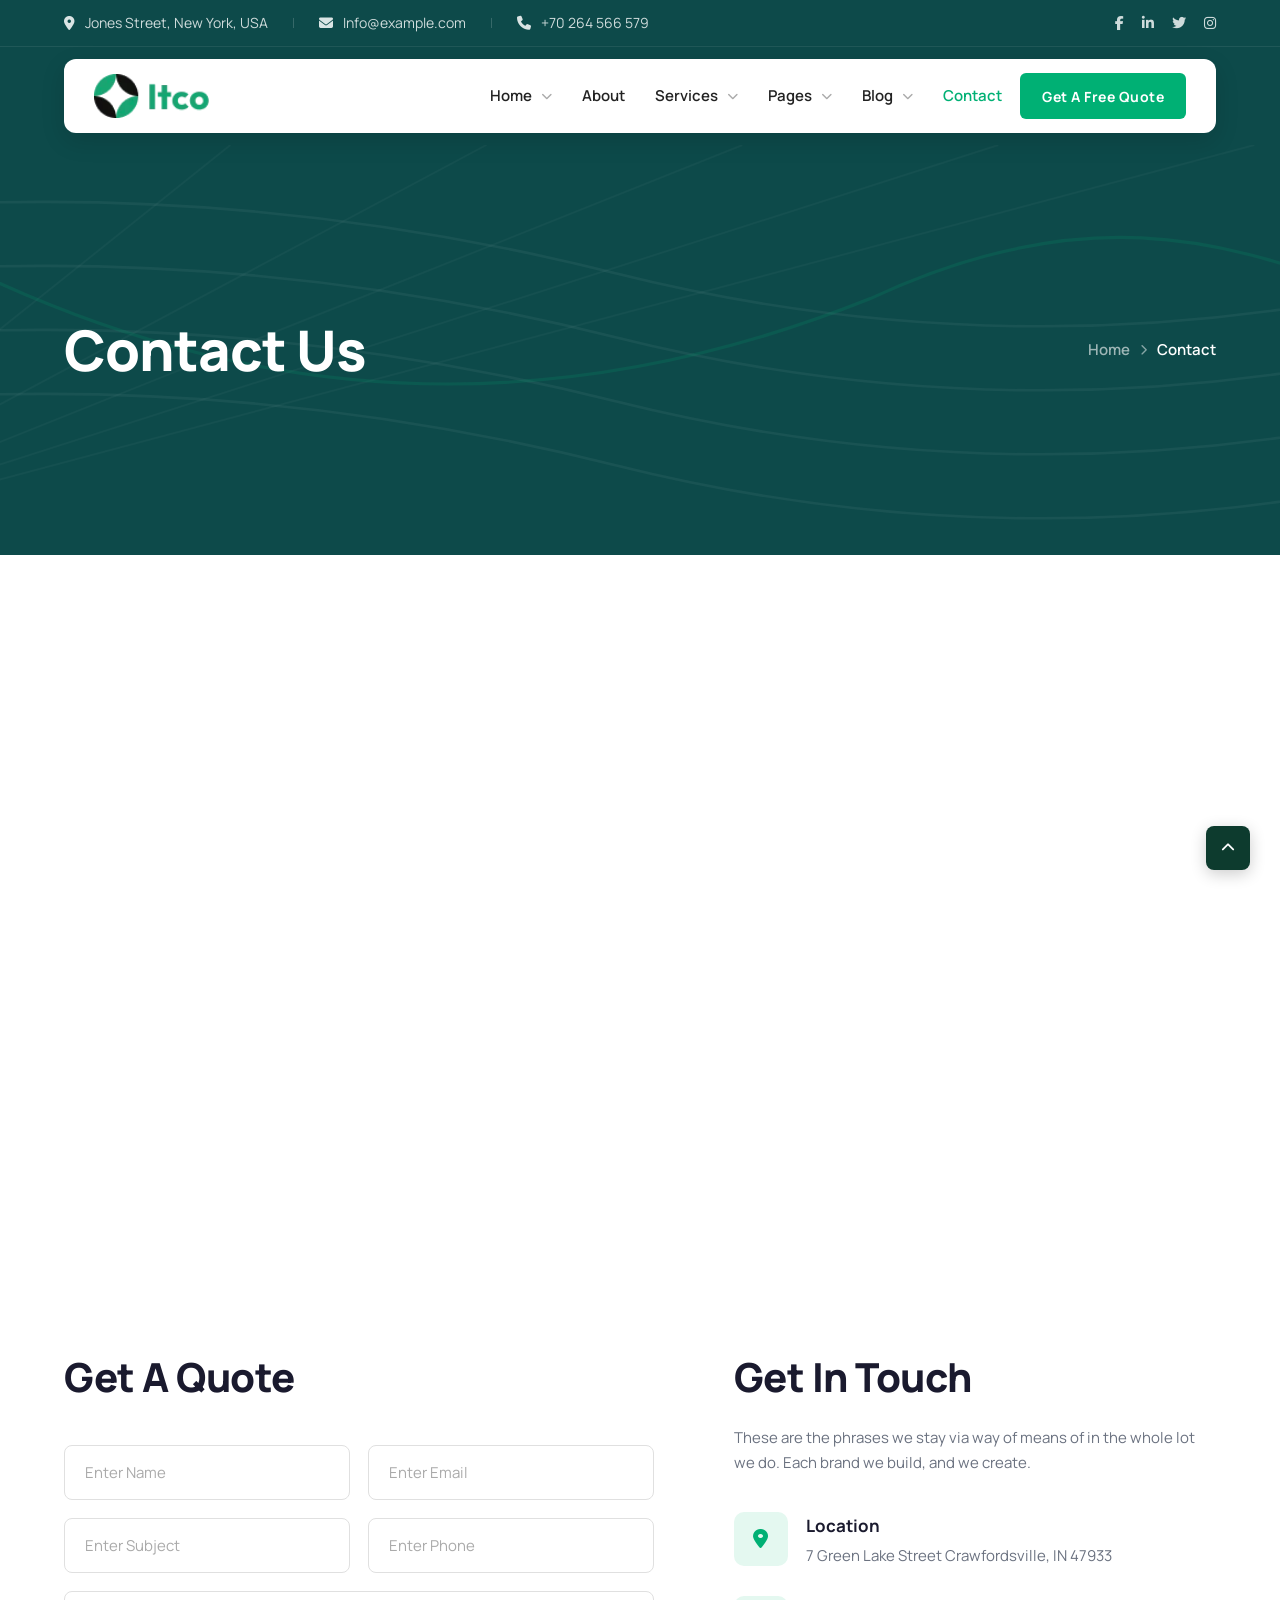
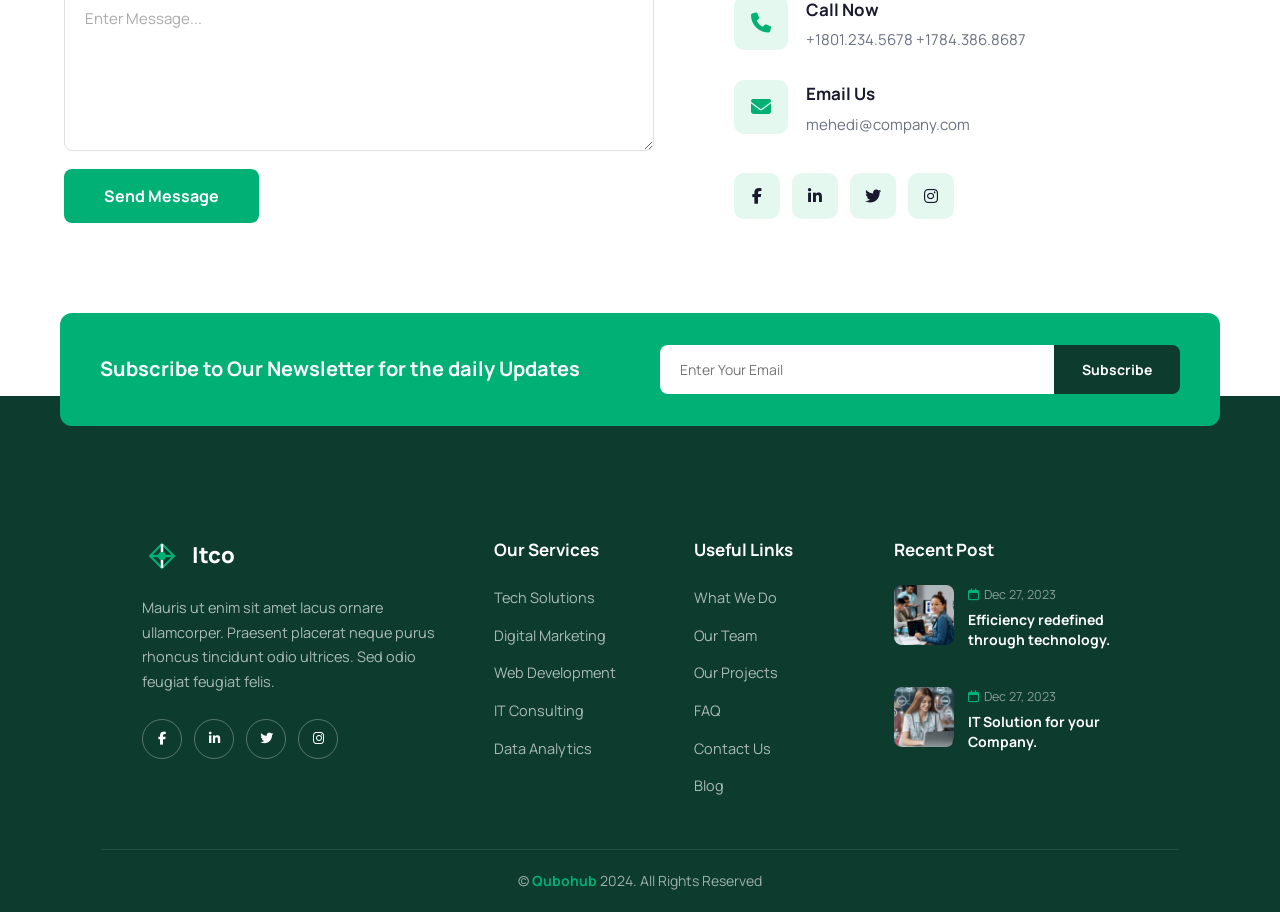
<file: contact.html>
<!DOCTYPE html>
<html lang="en">
<head>
    <meta charset="UTF-8">
    <meta name="viewport" content="width=device-width, initial-scale=1.0">
    <title>Contact Us - Itco</title>
    <link rel="stylesheet" href="index.css"><link rel="stylesheet" href="contact.css">
    <link rel="stylesheet" href="https://cdnjs.cloudflare.com/ajax/libs/font-awesome/6.5.1/css/all.min.css">
    <link href="https://fonts.googleapis.com/css2?family=Manrope:wght@400;500;600;700;800&display=swap" rel="stylesheet">
</head>
<body>

    <!-- TOP HEADER BAR (index.html style) -->
    <div class="headerline">
        <div class="container-header">
            <div class="header-left">
                <i class="fa-solid fa-location-dot"></i>
                <span>Jones Street, New York, USA</span>
                <span class="line">|</span>
                <i class="fa-solid fa-envelope"></i>
                <span>Info@example.com</span>
                <span class="line">|</span>
                <i class="fa-solid fa-phone"></i>
                <span>+70 264 566 579</span>
            </div>
            <div class="social-icons">
                <a href="#"><i class="fa-brands fa-facebook-f"></i></a>
                <a href="#"><i class="fa-brands fa-linkedin-in"></i></a>
                <a href="#"><i class="fa-brands fa-twitter"></i></a>
                <a href="#"><i class="fa-brands fa-instagram"></i></a>
            </div>
        </div>
    </div>

    <!-- NAVBAR (index.html floating white card style) -->
    <div class="navbar-wrap"><div class="navbar-container">
            <div class="logo">
                <img src="Public/Images/site-logo.jpg" alt="logo-image" style="height:44px;">
            </div>
            <ul class="nav-menu">
                <li class="has-dropdown">
                    <a href="index.html">Home <i class="fa-solid fa-chevron-down"></i></a>
                    <ul class="dropdown">
                        <li><a href="index.html">Home One</a></li>
                        <li><a href="#">Home Two</a></li>
                        <li><a href="#">Home Three</a></li>
                    </ul>
                </li>
                <li><a href="about.html">About</a></li>
                <li class="has-dropdown">
                    <a href="services.html">Services <i class="fa-solid fa-chevron-down"></i></a>
                    <ul class="dropdown">
                        <li><a href="services.html">Services</a></li>
                        <li><a href="serviceDetails.html">Service Details</a></li>
                    </ul>
                </li>
                <li class="has-dropdown">
                    <a href="#">Pages <i class="fa-solid fa-chevron-down"></i></a>
                    <ul class="dropdown">
                        <li><a href="#">Team</a></li>
                        <li><a href="#">Team Details</a></li>
                        <li><a href="#">Project</a></li>
                        <li><a href="#">Project Details</a></li>
                        <li><a href="#">Testimonials</a></li>
                        <li><a href="#">Price Plan</a></li>
                        <li><a href="#">FAQ</a></li>
                        <li><a href="#">404</a></li>
                    </ul>
                </li>
                <li class="has-dropdown">
                    <a href="#">Blog <i class="fa-solid fa-chevron-down"></i></a>
                    <ul class="dropdown">
                        <li><a href="Blog.html">Blog</a></li><li><a href="Blogdetails.html">Blog Details</a></li>
                    </ul>
                </li>
                <li><a href="contact.html" class="active">Contact</a></li>
                <li>
                    <button class="button">Get A Free Quote</button>
                </li>
            </ul>
        </div>
    </div>

    <!-- PAGE HERO -->
    <section class="page-hero">
        <div class="page-hero-bg">
            <svg viewBox="0 0 1440 320" fill="none" xmlns="http://www.w3.org/2000/svg" preserveAspectRatio="xMidYMid slice">
                <path d="M-100,80 Q300,0 700,100 T1500,60" stroke="rgba(255,255,255,0.05)" stroke-width="2" fill="none"/>
                <path d="M-100,130 Q300,50 700,150 T1500,110" stroke="rgba(255,255,255,0.05)" stroke-width="2" fill="none"/>
                <path d="M-100,180 Q300,100 700,200 T1500,160" stroke="rgba(255,255,255,0.05)" stroke-width="2" fill="none"/>
                <path d="M-100,230 Q300,150 700,250 T1500,210" stroke="rgba(255,255,255,0.05)" stroke-width="2" fill="none"/>
                <!-- Radial lines from center-left -->
                <line x1="0" y1="320" x2="400" y2="0" stroke="rgba(255,255,255,0.03)" stroke-width="1.5"/>
                <line x1="0" y1="320" x2="600" y2="0" stroke="rgba(255,255,255,0.03)" stroke-width="1.5"/>
                <line x1="0" y1="320" x2="800" y2="0" stroke="rgba(255,255,255,0.03)" stroke-width="1.5"/>
                <line x1="0" y1="320" x2="1000" y2="0" stroke="rgba(255,255,255,0.03)" stroke-width="1.5"/>
                <line x1="0" y1="320" x2="1200" y2="0" stroke="rgba(255,255,255,0.03)" stroke-width="1.5"/>
                <path d="M0,-20 C200,120 500,280 900,120 C1200,-20 1300,200 1500,120" stroke="rgba(0,176,116,0.15)" stroke-width="2.5" fill="none"/>
            </svg>
        </div>
        <div class="page-hero-inner">
            <h1 class="page-hero-title">Contact Us</h1>
            <nav class="breadcrumbs">
                <a href="index.html">Home</a>
                <i class="fa-solid fa-chevron-right"></i>
                <span class="current">Contact</span>
            </nav>
        </div>
    </section>

    <!-- GOOGLE MAP EMBED -->
    <div class="map-section">
        <iframe
            src="https://www.google.com/maps/embed?pb=!1m18!1m12!1m3!1d2997.2!2d-76.0!3d42.1!2m3!1f0!2f0!3f0!3m2!1i1024!2i768!4f13.1!3m3!1m2!1s0x89d0d76b8df28a2b%3A0x123!2s66+Golden+St%2C+Kirkwood%2C+NY+13795!5e0!3m2!1sen!2sus!4v1"
            width="100%" height="480" style="border:0;" allowfullscreen="" loading="lazy"
            referrerpolicy="no-referrer-when-downgrade">
        </iframe>
    </div>

    <!-- CONTACT CONTENT: FORM + INFO -->
    <section class="contact-section">
        <div class="contact-inner">

            <!-- LEFT: Quote Form -->
            <div class="contact-form-wrap">
                <h2>Get A Quote</h2>
                <div class="form-grid">
                    <div class="input-wrap">
                        <input type="text" placeholder="Enter Name">
                    </div>
                    <div class="input-wrap">
                        <input type="email" placeholder="Enter Email">
                    </div>
                    <div class="input-wrap">
                        <input type="text" placeholder="Enter Subject">
                    </div>
                    <div class="input-wrap">
                        <input type="tel" placeholder="Enter Phone">
                    </div>
                    <div class="input-wrap full">
                        <textarea placeholder="Enter Message..." rows="6"></textarea>
                    </div>
                    <div class="input-wrap full">
                        <button class="send-btn">Send Message</button>
                    </div>
                </div>
            </div>

            <!-- RIGHT: Get In Touch -->
            <div class="contact-info-wrap">
                <h2>Get In Touch</h2>
                <p class="info-desc">These are the phrases we stay via way of means of in the whole lot we do. Each brand we build, and we create.</p>

                <div class="info-item">
                    <div class="info-icon">
                        <i class="fa-solid fa-location-dot"></i>
                    </div>
                    <div class="info-text">
                        <h4>Location</h4>
                        <p>7 Green Lake Street Crawfordsville, IN 47933</p>
                    </div>
                </div>

                <div class="info-item">
                    <div class="info-icon">
                        <i class="fa-solid fa-phone"></i>
                    </div>
                    <div class="info-text">
                        <h4>Call Now</h4>
                        <p>+1801.234.5678 +1784.386.8687</p>
                    </div>
                </div>

                <div class="info-item">
                    <div class="info-icon">
                        <i class="fa-solid fa-envelope"></i>
                    </div>
                    <div class="info-text">
                        <h4>Email Us</h4>
                        <p>mehedi@company.com</p>
                    </div>
                </div>

                <div class="info-socials">
                    <a href="#"><i class="fa-brands fa-facebook-f"></i></a>
                    <a href="#"><i class="fa-brands fa-linkedin-in"></i></a>
                    <a href="#"><i class="fa-brands fa-twitter"></i></a>
                    <a href="#"><i class="fa-brands fa-instagram"></i></a>
                </div>
            </div>

        </div>
    </section>

    <!-- FOOTER NEWSLETTER STRIP (services.html style) -->
    <div class="footer-sub-strip">
        <p>Subscribe to Our Newsletter for the daily Updates</p>
        <div class="footer-sub-form">
            <input type="email" placeholder="Enter Your Email">
            <button>Subscribe</button>
        </div>
    </div>

    <!-- FOOTER (services.html style) -->
    <footer class="footer">
        <div class="footer-inner">
            <div class="footer-brand">
                <div class="footer-logo">
                    <div class="logo-icon">
                        <svg viewBox="0 0 40 40" fill="none" xmlns="http://www.w3.org/2000/svg" width="38" height="38">
                            <circle cx="20" cy="20" r="20" fill="#0D3B2E"/>
                            <path d="M20 8 L32 20 L20 32 L8 20 Z" fill="none" stroke="#00B074" stroke-width="2"/>
                            <path d="M20 8 L20 32" stroke="#fff" stroke-width="2.5"/>
                            <path d="M8 20 L32 20" stroke="#00B074" stroke-width="2.5"/>
                            <circle cx="20" cy="20" r="4" fill="#00B074"/>
                        </svg>
                    </div>
                    <span class="footer-logo-text">Itco</span>
                </div>
                <p>Mauris ut enim sit amet lacus ornare ullamcorper. Praesent placerat neque purus rhoncus tincidunt odio ultrices. Sed odio feugiat feugiat felis.</p>
                <div class="footer-socials">
                    <a href="#"><i class="fa-brands fa-facebook-f"></i></a>
                    <a href="#"><i class="fa-brands fa-linkedin-in"></i></a>
                    <a href="#"><i class="fa-brands fa-twitter"></i></a>
                    <a href="#"><i class="fa-brands fa-instagram"></i></a>
                </div>
            </div>

            <div class="footer-col">
                <h4>Our Services</h4>
                <ul>
                    <li><a href="#">Tech Solutions</a></li>
                    <li><a href="#">Digital Marketing</a></li>
                    <li><a href="#">Web Development</a></li>
                    <li><a href="#">IT Consulting</a></li>
                    <li><a href="#">Data Analytics</a></li>
                </ul>
            </div>

            <div class="footer-col">
                <h4>Useful Links</h4>
                <ul>
                    <li><a href="#">What We Do</a></li>
                    <li><a href="#">Our Team</a></li>
                    <li><a href="#">Our Projects</a></li>
                    <li><a href="#">FAQ</a></li>
                    <li><a href="#">Contact Us</a></li>
                    <li><a href="#">Blog</a></li>
                </ul>
            </div>

            <div class="footer-col">
                <h4>Recent Post</h4>
                <div class="recent-posts">
                    <div class="recent-post">
                        <img src="Public/Images/footer-post1.jpg" alt="post1">
                        <div class="post-info">
                            <div class="post-date"><i class="fa-regular fa-calendar"></i> Dec 27, 2023</div>
                            <p>Efficiency redefined through technology.</p>
                        </div>
                    </div>
                    <div class="recent-post">
                        <img src="Public/Images/footer-post2.jpg" alt="post2">
                        <div class="post-info">
                            <div class="post-date"><i class="fa-regular fa-calendar"></i> Dec 27, 2023</div>
                            <p>IT Solution for your Company.</p>
                        </div>
                    </div>
                </div>
            </div>
        </div>

        <div class="footer-bottom">
            <p>© <span class="green">Qubohub</span> 2024. All Rights Reserved</p>
        </div>
    </footer>

    <!-- Back to Top -->
    <div class="back-top" onclick="window.scrollTo({top:0,behavior:'smooth'})">
        <i class="fa-solid fa-chevron-up"></i>
    </div>

</body>
</html>
</file>
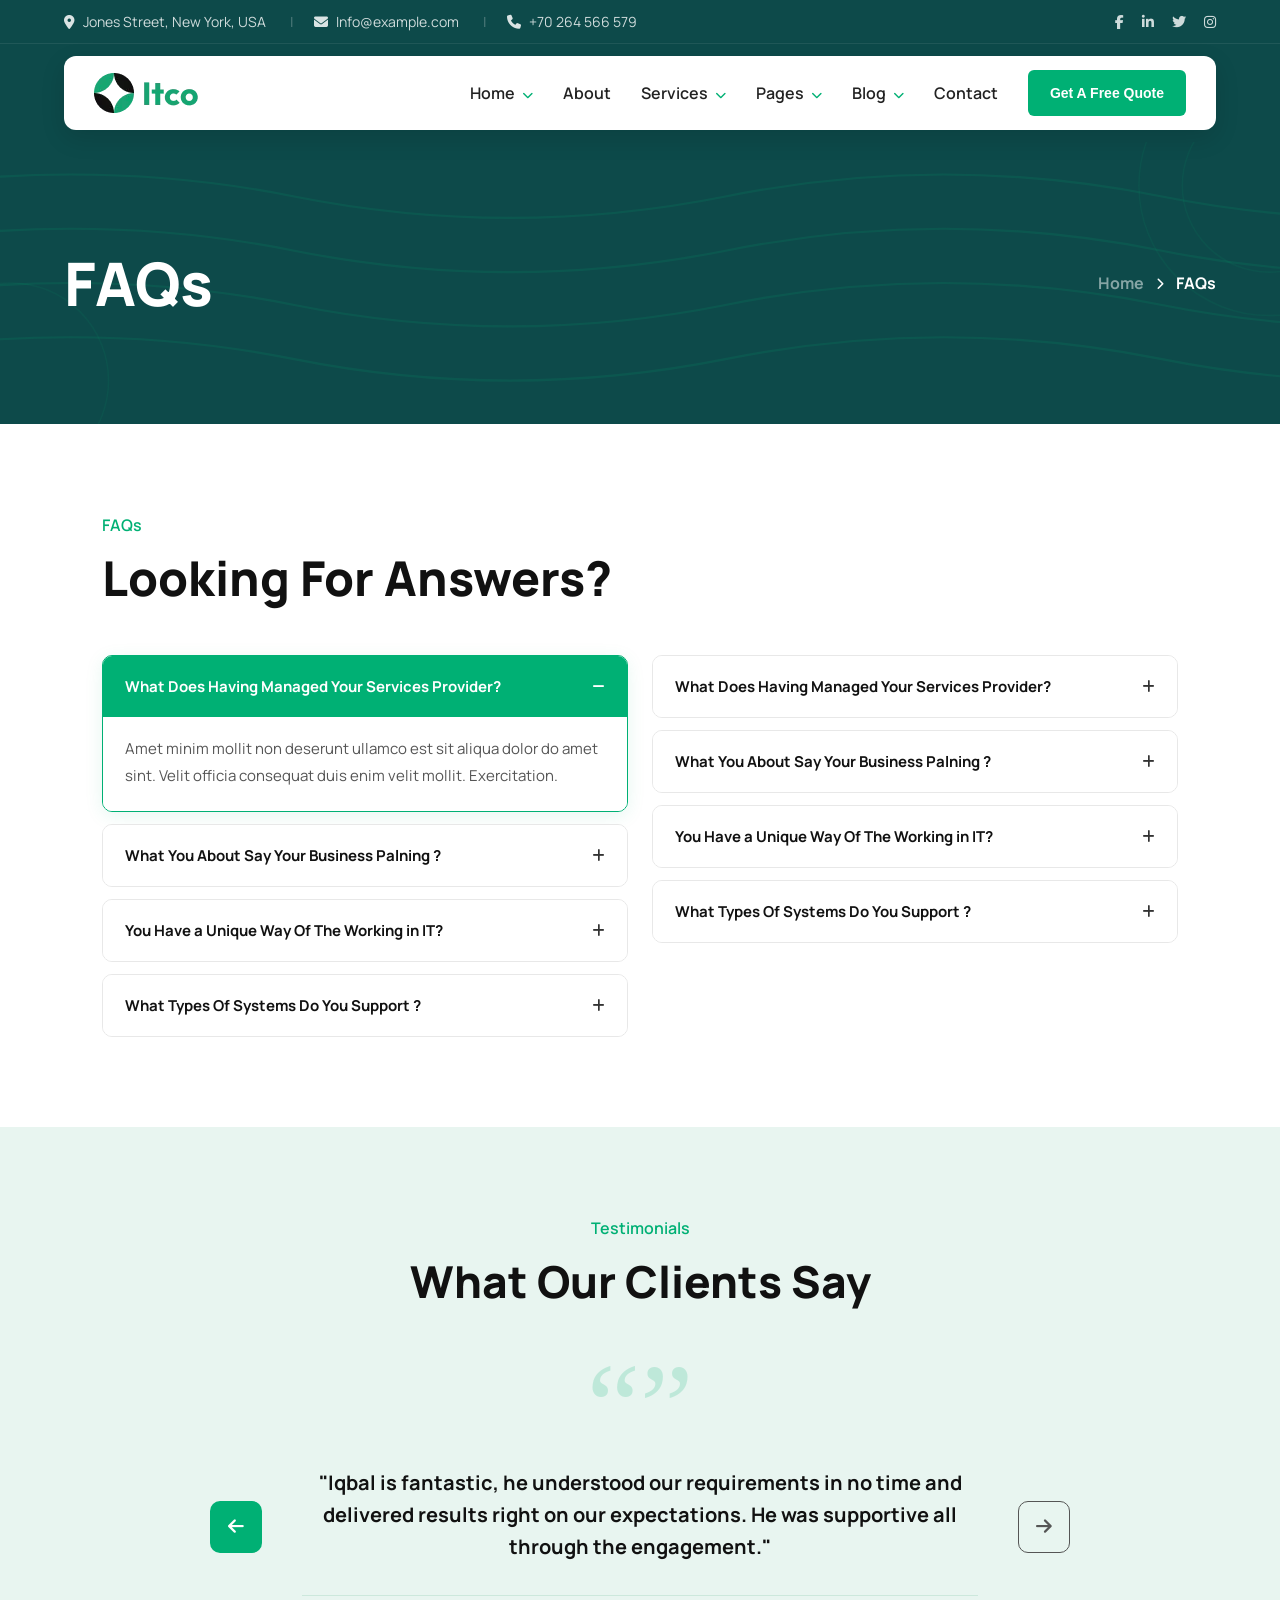
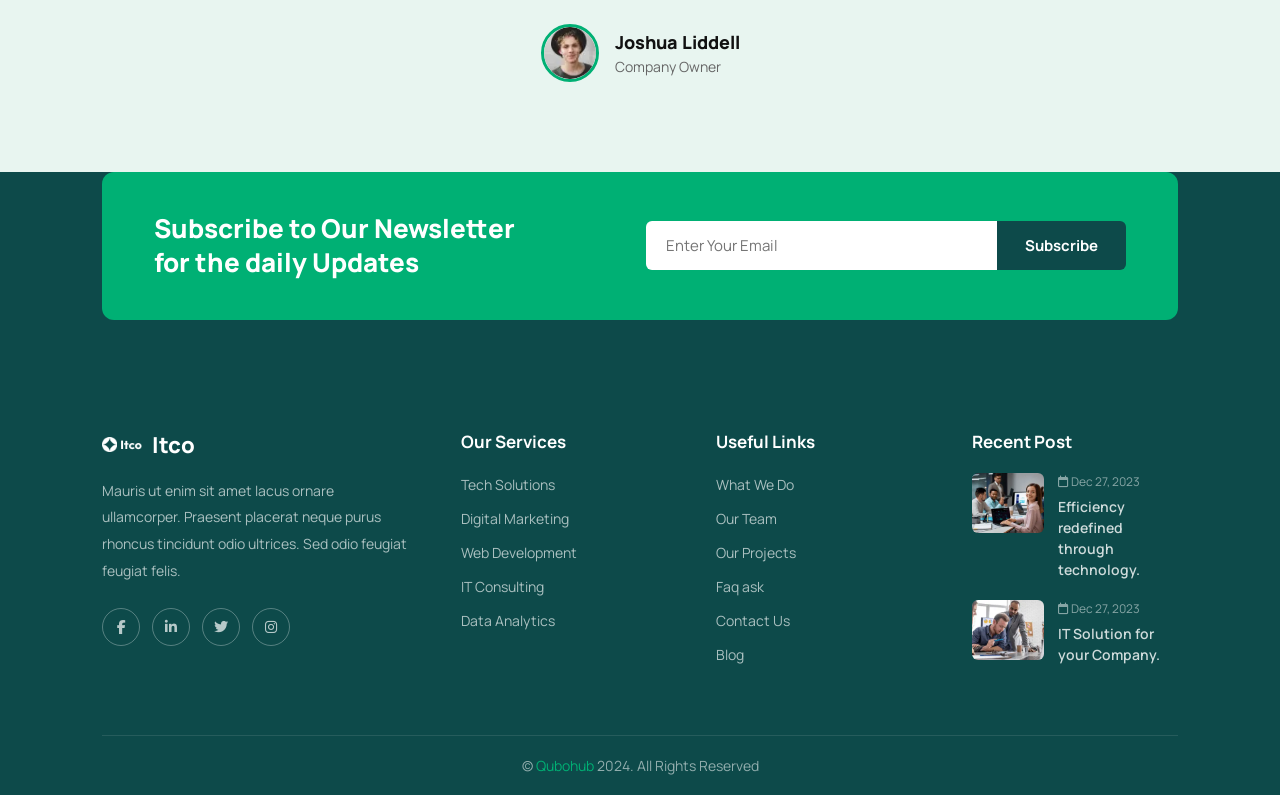
<file: FAQ.html>
<!DOCTYPE html>
<html lang="en">
<head>
    <meta charset="UTF-8">
    <meta name="viewport" content="width=device-width, initial-scale=1.0">
    <title>FAQs - Itco</title>
    <link rel="stylesheet" href="faqs.css">
    <link rel="stylesheet" href="https://cdnjs.cloudflare.com/ajax/libs/font-awesome/6.5.1/css/all.min.css">
    <link href="https://fonts.googleapis.com/css2?family=Manrope:wght@400;500;600;700;800&display=swap" rel="stylesheet">
</head>
<body>

    <!-- TOP HEADER -->
    <div class="headerline">
        <div class="container-header">
            <div class="header-left">
                <i class="fa-solid fa-location-dot"></i>
                <span>Jones Street, New York, USA</span>
                <span class="line">|</span>
                <i class="fa-solid fa-envelope"></i>
                <span>Info@example.com</span>
                <span class="line">|</span>
                <i class="fa-solid fa-phone"></i>
                <span>+70 264 566 579</span>
            </div>
            <div class="social-icons">
                <a href="#"><i class="fa-brands fa-facebook-f"></i></a>
                <a href="#"><i class="fa-brands fa-linkedin-in"></i></a>
                <a href="#"><i class="fa-brands fa-twitter"></i></a>
                <a href="#"><i class="fa-brands fa-instagram"></i></a>
            </div>
        </div>
    </div>

    <!-- NAVBAR -->
    <div class="navbar-wrap">
        <div class="navbar-container">
            <div class="logo">
                <img src="Public/Images/site-logo.jpg" alt="logo-image">
            </div>
            <ul class="nav-menu">
                <li class="has-dropdown">
                    <a href="#">Home <i class="fa-solid fa-chevron-down"></i></a>
                    <ul class="dropdown">
                        <li><a href="index.html">Home One</a></li>
                        <li><a href="home2.html">Home Two</a></li>
                        <li><a href="home3.html">Home Three</a></li>
                    </ul>
                </li>
                <li><a href="about.html">About</a></li>
                <li class="has-dropdown">
                    <a href="#">Services <i class="fa-solid fa-chevron-down"></i></a>
                    <ul class="dropdown">
                        <li><a href="services.html">Services</a></li>
                        <li><a href="serviceDetails.html">Service Details</a></li>
                    </ul>
                </li>
                <li class="has-dropdown">
                    <a href="#">Pages <i class="fa-solid fa-chevron-down"></i></a>
                    <ul class="dropdown">
                        <li><a href="team.html">Team</a></li>
                        <li><a href="team.html">Team Details</a></li>
                        <li><a href="team.html">Project</a></li>
                        <li><a href="team.html">Project Details</a></li>
                        <li><a href="team.html">Testimonials</a></li>
                        <li><a href="pricePlan.html">Price Plan</a></li>
                        <li><a href="faqs.html" class="active">FAQ</a></li>
                        <li><a href="team.html">404</a></li>
                    </ul>
                </li>
                <li class="has-dropdown">
                    <a href="#">Blog <i class="fa-solid fa-chevron-down"></i></a>
                    <ul class="dropdown">
                        <li><a href="Blog.html">Blog</a></li>
                        <li><a href="Blogdetails.html">Blog Details</a></li>
                    </ul>
                </li>
                <li><a href="contact.html">Contact</a></li>
                <li><button class="button">Get A Free Quote</button></li>
            </ul>
        </div>
    </div>

    <!-- PAGE HERO -->
    <div class="page-hero">
        <div class="page-hero-bg">
            <svg viewBox="0 0 1440 260" preserveAspectRatio="xMidYMid slice" xmlns="http://www.w3.org/2000/svg">
                <path d="M -20,50 Q 200,10 400,50 T 800,50 T 1200,50 T 1600,50" stroke="rgba(0,176,116,0.13)" stroke-width="2" fill="none"/>
                <path d="M -20,100 Q 200,60 400,100 T 800,100 T 1200,100 T 1600,100" stroke="rgba(0,176,116,0.13)" stroke-width="2" fill="none"/>
                <path d="M -20,150 Q 200,110 400,150 T 800,150 T 1200,150 T 1600,150" stroke="rgba(0,176,116,0.13)" stroke-width="2" fill="none"/>
                <path d="M -20,200 Q 200,160 400,200 T 800,200 T 1200,200 T 1600,200" stroke="rgba(0,176,116,0.13)" stroke-width="2" fill="none"/>
                <!-- decorative circles -->
                <circle cx="1300" cy="40" r="120" stroke="rgba(0,176,116,0.07)" stroke-width="1.5" fill="none"/>
                <circle cx="1300" cy="40" r="80" stroke="rgba(0,176,116,0.07)" stroke-width="1.5" fill="none"/>
                <circle cx="140" cy="220" r="90" stroke="rgba(0,176,116,0.07)" stroke-width="1.5" fill="none"/>
            </svg>
        </div>
        <div class="page-hero-container">
            <h1 class="page-title">FAQs</h1>
            <nav class="breadcrumbs">
                <a href="index.html">Home</a>
                <span class="separator"><i class="fa-solid fa-chevron-right"></i></span>
                <span class="current-page">FAQs</span>
            </nav>
        </div>
    </div>

    <!-- FAQ SECTION -->
    <div class="faq-section">
        <div class="faq-top">
            <p class="faq-label">FAQs</p>
            <h1 class="faq-title">Looking For Answers?</h1>
        </div>
        <div class="faq-grid">

            <!-- LEFT COLUMN -->
            <div class="faq-col">
                <div class="accordion-item active">
                    <button class="accordion-header" onclick="toggleFaq(this)">
                        <span>What Does Having Managed Your Services Provider?</span>
                        <i class="fa-solid fa-minus"></i>
                    </button>
                    <div class="accordion-body">
                        <p>Amet minim mollit non deserunt ullamco est sit aliqua dolor do amet sint. Velit officia consequat duis enim velit mollit. Exercitation.</p>
                    </div>
                </div>
                <div class="accordion-item">
                    <button class="accordion-header" onclick="toggleFaq(this)">
                        <span>What You About Say Your Business Palning ?</span>
                        <i class="fa-solid fa-plus"></i>
                    </button>
                    <div class="accordion-body">
                        <p>Amet minim mollit non deserunt ullamco est sit aliqua dolor do amet sint. Velit officia consequat duis enim velit mollit. Exercitation.</p>
                    </div>
                </div>
                <div class="accordion-item">
                    <button class="accordion-header" onclick="toggleFaq(this)">
                        <span>You Have a Unique Way Of The Working in IT?</span>
                        <i class="fa-solid fa-plus"></i>
                    </button>
                    <div class="accordion-body">
                        <p>Amet minim mollit non deserunt ullamco est sit aliqua dolor do amet sint. Velit officia consequat duis enim velit mollit. Exercitation.</p>
                    </div>
                </div>
                <div class="accordion-item">
                    <button class="accordion-header" onclick="toggleFaq(this)">
                        <span>What Types Of Systems Do You Support ?</span>
                        <i class="fa-solid fa-plus"></i>
                    </button>
                    <div class="accordion-body">
                        <p>Amet minim mollit non deserunt ullamco est sit aliqua dolor do amet sint. Velit officia consequat duis enim velit mollit. Exercitation.</p>
                    </div>
                </div>
            </div>

            <!-- RIGHT COLUMN -->
            <div class="faq-col">
                <div class="accordion-item">
                    <button class="accordion-header" onclick="toggleFaq(this)">
                        <span>What Does Having Managed Your Services Provider?</span>
                        <i class="fa-solid fa-plus"></i>
                    </button>
                    <div class="accordion-body">
                        <p>Amet minim mollit non deserunt ullamco est sit aliqua dolor do amet sint. Velit officia consequat duis enim velit mollit. Exercitation.</p>
                    </div>
                </div>
                <div class="accordion-item">
                    <button class="accordion-header" onclick="toggleFaq(this)">
                        <span>What You About Say Your Business Palning ?</span>
                        <i class="fa-solid fa-plus"></i>
                    </button>
                    <div class="accordion-body">
                        <p>Amet minim mollit non deserunt ullamco est sit aliqua dolor do amet sint. Velit officia consequat duis enim velit mollit. Exercitation.</p>
                    </div>
                </div>
                <div class="accordion-item">
                    <button class="accordion-header" onclick="toggleFaq(this)">
                        <span>You Have a Unique Way Of The Working in IT?</span>
                        <i class="fa-solid fa-plus"></i>
                    </button>
                    <div class="accordion-body">
                        <p>Amet minim mollit non deserunt ullamco est sit aliqua dolor do amet sint. Velit officia consequat duis enim velit mollit. Exercitation.</p>
                    </div>
                </div>
                <div class="accordion-item">
                    <button class="accordion-header" onclick="toggleFaq(this)">
                        <span>What Types Of Systems Do You Support ?</span>
                        <i class="fa-solid fa-plus"></i>
                    </button>
                    <div class="accordion-body">
                        <p>Amet minim mollit non deserunt ullamco est sit aliqua dolor do amet sint. Velit officia consequat duis enim velit mollit. Exercitation.</p>
                    </div>
                </div>
            </div>

        </div>
    </div>

    <!-- TESTIMONIALS SECTION -->
    <div class="testimonials-section">
        <p class="testimonial-label">Testimonials</p>
        <h1>What Our Clients Say</h1>

        <div class="testimonial-slider-wrap">
            <button class="slider-arrow left" onclick="changeSlide(-1)">
                <i class="fa-solid fa-arrow-left"></i>
            </button>

            <div class="testimonial-slider">
                <div class="testimonial-slide active">
                    <div class="big-quote">&ldquo;&rdquo;</div>
                    <p class="testimonial-text">"Iqbal is fantastic, he understood our requirements in no time and delivered results right on our expectations. He was supportive all through the engagement."</p>
                    <hr class="testimonial-divider">
                    <div class="testimonial-author">
                        <img src="Public/Images/tc1.jpg" alt="Joshua Liddell">
                        <div>
                            <h4>Joshua Liddell</h4>
                            <p>Company Owner</p>
                        </div>
                    </div>
                </div>
                <div class="testimonial-slide">
                    <div class="big-quote">&ldquo;&rdquo;</div>
                    <p class="testimonial-text">"Iqbal is fantastic, he understood our requirements in no time and delivered results right on our expectations. He was supportive all through the engagement."</p>
                    <hr class="testimonial-divider">
                    <div class="testimonial-author">
                        <img src="Public/Images/tc2.jpg" alt="Arush Aggarwal">
                        <div>
                            <h4>Arush Aggarwal</h4>
                            <p>Senior Manager</p>
                        </div>
                    </div>
                </div>
                <div class="testimonial-slide">
                    <div class="big-quote">&ldquo;&rdquo;</div>
                    <p class="testimonial-text">"Iqbal is fantastic, he understood our requirements in no time and delivered results right on our expectations. He was supportive all through the engagement."</p>
                    <hr class="testimonial-divider">
                    <div class="testimonial-author">
                        <img src="Public/Images/tc3.jpg" alt="Rosy Gaggero">
                        <div>
                            <h4>Rosy Flower Gaggero</h4>
                            <p>CEO And Founder</p>
                        </div>
                    </div>
                </div>
            </div>

            <button class="slider-arrow right" onclick="changeSlide(1)">
                <i class="fa-solid fa-arrow-right"></i>
            </button>
        </div>
    </div>

    <!-- FOOTER NEWSLETTER STRIP -->
    <div class="footer-newsletter-strip">
        <div class="footer-newsletter-inner">
            <h2>Subscribe to Our Newsletter for the daily Updates</h2>
            <div class="footer-mail-box">
                <input type="email" placeholder="Enter Your Email">
                <button>Subscribe</button>
            </div>
        </div>
    </div>

    <!-- FOOTER -->
    <footer class="footer">
        <div class="footer-main">
            <div class="footer-brand">
                <div class="footer-logo">
                    <img src="Public/Images/site-logo.jpg" alt="logo" style="width:40px; filter: brightness(0) invert(1);">
                    <span>Itco</span>
                </div>
                <p>Mauris ut enim sit amet lacus ornare ullamcorper. Praesent placerat neque purus rhoncus tincidunt odio ultrices. Sed odio feugiat feugiat felis.</p>
                <div class="footer-socials">
                    <a href="#"><i class="fa-brands fa-facebook-f"></i></a>
                    <a href="#"><i class="fa-brands fa-linkedin-in"></i></a>
                    <a href="#"><i class="fa-brands fa-twitter"></i></a>
                    <a href="#"><i class="fa-brands fa-instagram"></i></a>
                </div>
            </div>
            <div class="footer-col">
                <h3>Our Services</h3>
                <ul>
                    <li><a href="#">Tech Solutions</a></li>
                    <li><a href="#">Digital Marketing</a></li>
                    <li><a href="#">Web Development</a></li>
                    <li><a href="#">IT Consulting</a></li>
                    <li><a href="#">Data Analytics</a></li>
                </ul>
            </div>
            <div class="footer-col">
                <h3>Useful Links</h3>
                <ul>
                    <li><a href="#">What We Do</a></li>
                    <li><a href="#">Our Team</a></li>
                    <li><a href="#">Our Projects</a></li>
                    <li><a href="#">Faq ask</a></li>
                    <li><a href="#">Contact Us</a></li>
                    <li><a href="#">Blog</a></li>
                </ul>
            </div>
            <div class="footer-col">
                <h3>Recent Post</h3>
                <div class="recent-post">
                    <img src="Public/Images/blog-s2.jpg" alt="post1">
                    <div>
                        <span><i class="fa-regular fa-calendar"></i> Dec 27, 2023</span>
                        <p>Efficiency redefined through technology.</p>
                    </div>
                </div>
                <div class="recent-post">
                    <img src="Public/Images/blog-s3.jpg" alt="post2">
                    <div>
                        <span><i class="fa-regular fa-calendar"></i> Dec 27, 2023</span>
                        <p>IT Solution for your Company.</p>
                    </div>
                </div>
            </div>
        </div>
        <div class="footer-bottom">
            <p>© <span class="green-text">Qubohub</span> 2024. All Rights Reserved</p>
        </div>
    </footer>

    <script>
        // FAQ Accordion — independent per column
        function toggleFaq(btn) {
            const item = btn.parentElement;
            const isActive = item.classList.contains('active');
            // close all in same column
            const col = item.closest('.faq-col');
            col.querySelectorAll('.accordion-item').forEach(i => {
                i.classList.remove('active');
                i.querySelector('i').className = 'fa-solid fa-plus';
            });
            if (!isActive) {
                item.classList.add('active');
                btn.querySelector('i').className = 'fa-solid fa-minus';
            }
        }

        // Testimonial Slider
        let currentSlide = 0;
        const slides = document.querySelectorAll('.testimonial-slide');

        function changeSlide(dir) {
            slides[currentSlide].classList.remove('active');
            currentSlide = (currentSlide + dir + slides.length) % slides.length;
            slides[currentSlide].classList.add('active');
        }
    </script>

</body>
</html>
</file>
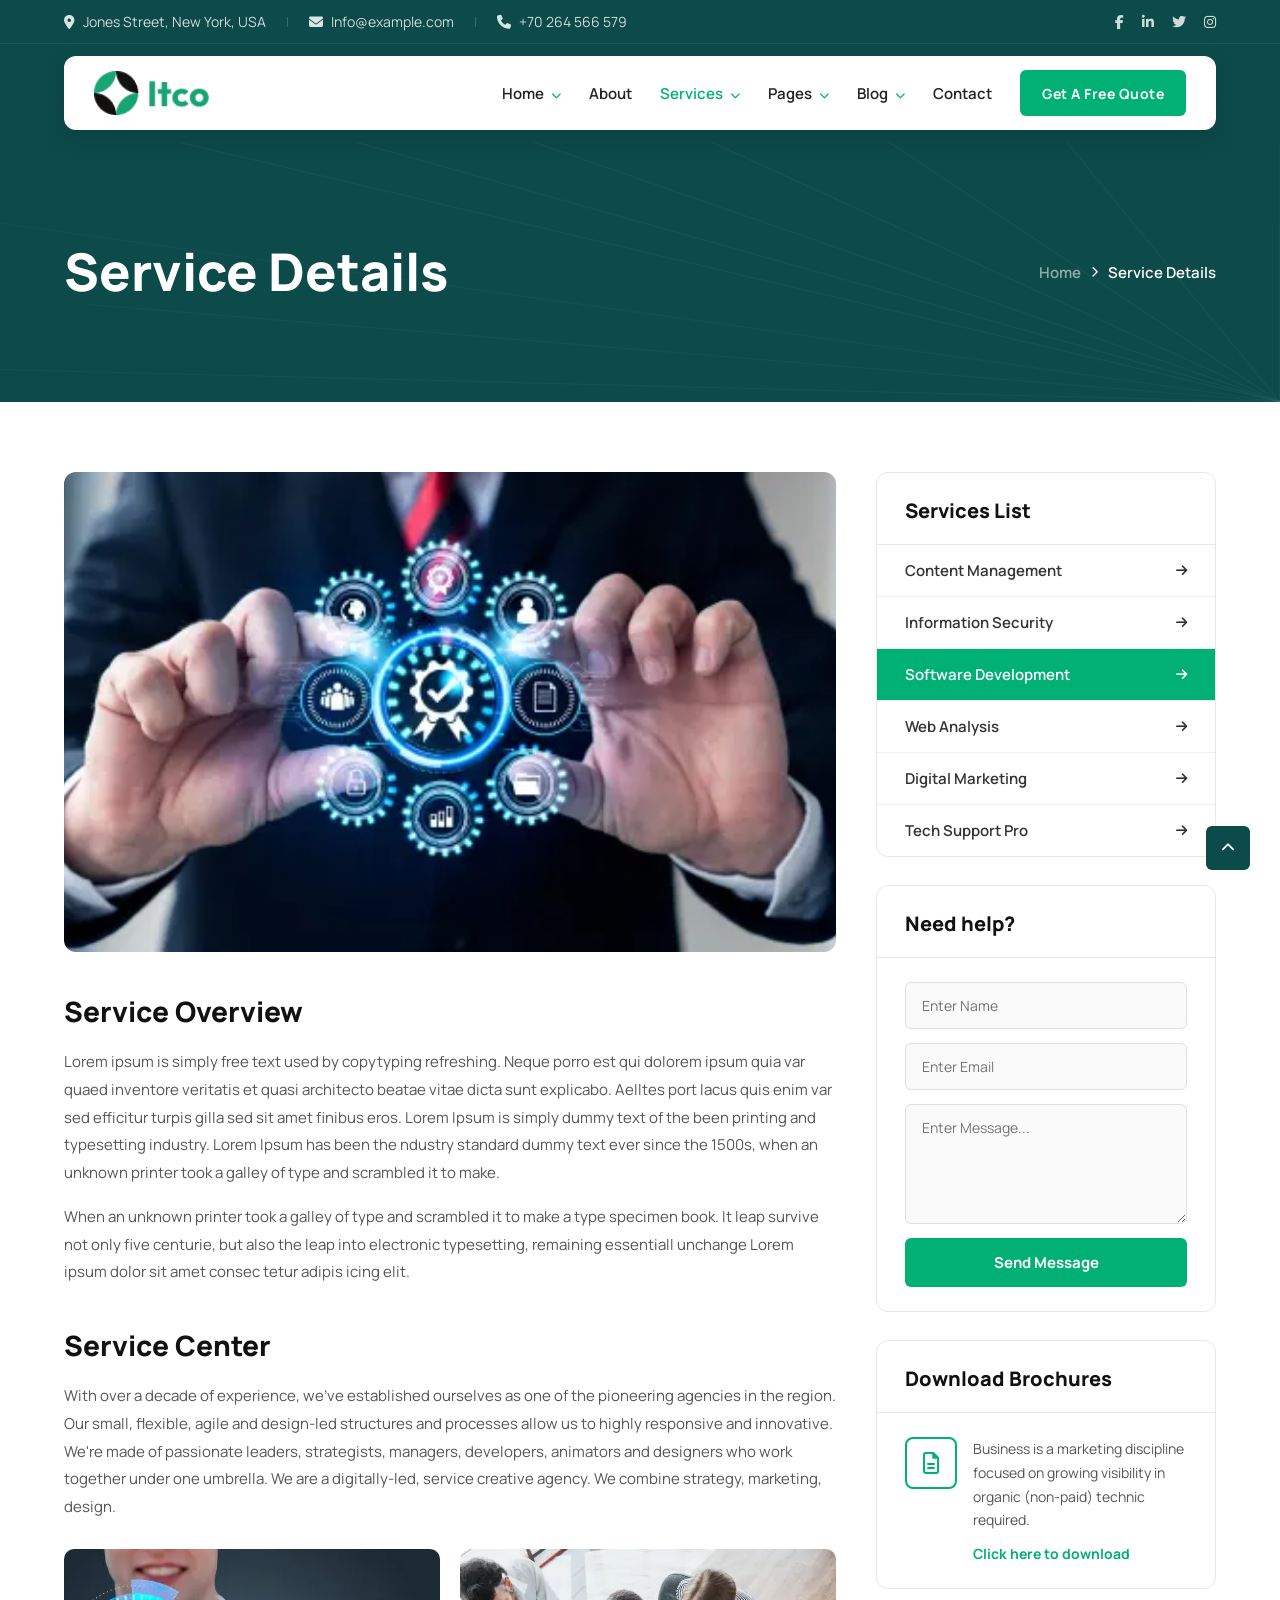
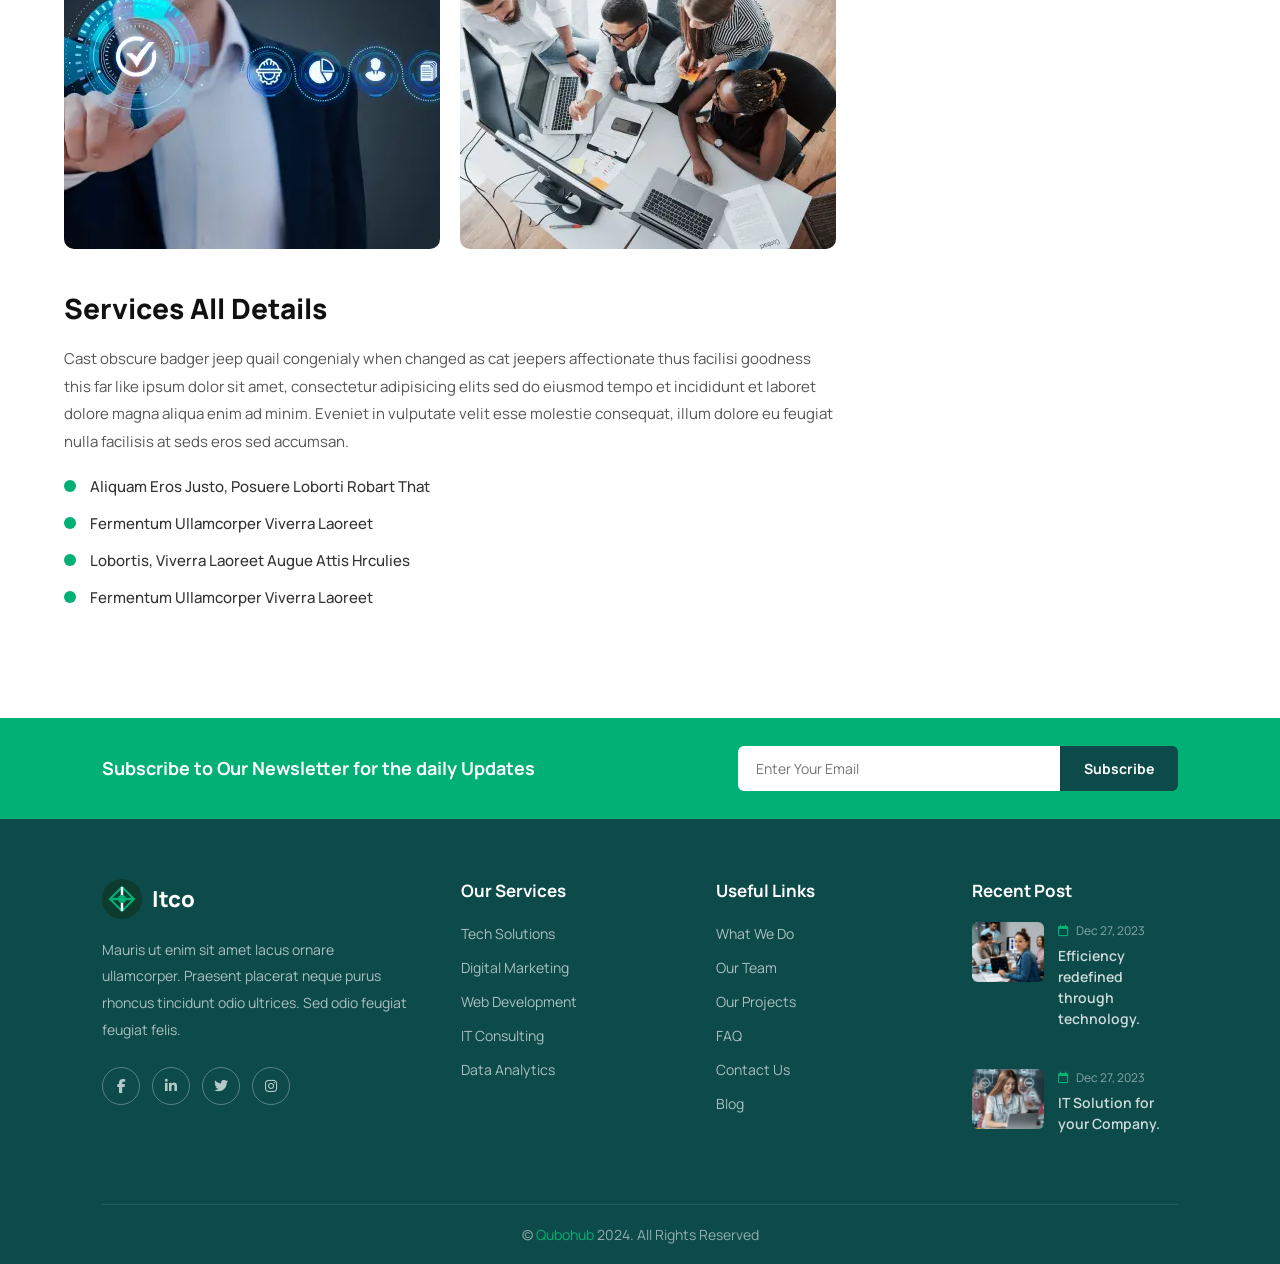
<file: serviceDetails.html>
<!DOCTYPE html>
<html lang="en">
<head>
    <meta charset="UTF-8">
    <meta name="viewport" content="width=device-width, initial-scale=1.0">
    <title>Service Details - Itco</title>
    <link rel="stylesheet" href="https://cdnjs.cloudflare.com/ajax/libs/font-awesome/6.5.1/css/all.min.css">
    <link href="https://fonts.googleapis.com/css2?family=Manrope:wght@400;500;600;700;800&display=swap" rel="stylesheet">
    <link rel="stylesheet" href="index.css"><link rel="stylesheet" href="serviceDetails.css">
</head>
<body>

    <!-- ===== TOP HEADER BAR (index.html style) ===== -->
    <div class="headerline">
        <div class="container-header">
            <div class="header-left">
                <i class="fa-solid fa-location-dot"></i>
                <span>Jones Street, New York, USA</span>
                <span class="line">|</span>
                <i class="fa-solid fa-envelope"></i>
                <span>Info@example.com</span>
                <span class="line">|</span>
                <i class="fa-solid fa-phone"></i>
                <span>+70 264 566 579</span>
            </div>
            <div class="social-icons">
                <a href="#"><i class="fa-brands fa-facebook-f"></i></a>
                <a href="#"><i class="fa-brands fa-linkedin-in"></i></a>
                <a href="#"><i class="fa-brands fa-twitter"></i></a>
                <a href="#"><i class="fa-brands fa-instagram"></i></a>
            </div>
        </div>
    </div>

    <!-- ===== NAVBAR (index.html style - white pill inside dark bg) ===== -->
    <div class="navbar-wrap">
        <div class="navbar-container">
            <div class="logo">
                <img src="Public/Images/site-logo.jpg" alt="logo-image" style="height:44px;">
            </div>
            <ul class="nav-menu">
                <li class="has-dropdown">
                    <a href="index.html">Home <i class="fa-solid fa-chevron-down"></i></a>
                    <ul class="dropdown">
                        <li><a href="index.html">Home One</a></li>
                        <li><a href="#">Home Two</a></li>
                        <li><a href="#">Home Three</a></li>
                    </ul>
                </li>
                <li><a href="about.html">About</a></li>
                <li class="has-dropdown">
                    <a href="services.html" class="active">Services <i class="fa-solid fa-chevron-down"></i></a>
                    <ul class="dropdown">
                        <li><a href="services.html">Services</a></li>
                        <li><a href="serviceDetails.html">Service Details</a></li>
                    </ul>
                </li>
                <li class="has-dropdown">
                    <a href="#">Pages <i class="fa-solid fa-chevron-down"></i></a>
                    <ul class="dropdown">
                        <li><a href="#">Team</a></li>
                        <li><a href="#">Team Details</a></li>
                        <li><a href="#">Project</a></li>
                        <li><a href="#">Project Details</a></li>
                        <li><a href="#">Testimonials</a></li>
                        <li><a href="#">Price Plan</a></li>
                        <li><a href="#">FAQ</a></li>
                        <li><a href="#">404</a></li>
                    </ul>
                </li>
                <li class="has-dropdown">
                    <a href="#">Blog <i class="fa-solid fa-chevron-down"></i></a>
                    <ul class="dropdown">
                        <li><a href="Blog.html">Blog</a></li><li><a href="Blogdetails.html">Blog Details</a></li>
                    </ul>
                </li>
                <li><a href="contact.html">Contact</a></li>
                <li><button class="nav-btn">Get A Free Quote</button></li>
            </ul>
        </div>
    </div>

    <!-- ===== PAGE HERO ===== -->
    <section class="page-hero">
        <div class="page-hero-bg">
            <svg viewBox="0 0 1440 320" fill="none" xmlns="http://www.w3.org/2000/svg" preserveAspectRatio="none" width="100%" height="100%">
                <!-- Radial lines emanating from bottom right -->
                <line x1="1440" y1="320" x2="200" y2="0" stroke="rgba(255,255,255,0.04)" stroke-width="1.5"/>
                <line x1="1440" y1="320" x2="400" y2="0" stroke="rgba(255,255,255,0.04)" stroke-width="1.5"/>
                <line x1="1440" y1="320" x2="600" y2="0" stroke="rgba(255,255,255,0.04)" stroke-width="1.5"/>
                <line x1="1440" y1="320" x2="800" y2="0" stroke="rgba(255,255,255,0.04)" stroke-width="1.5"/>
                <line x1="1440" y1="320" x2="1000" y2="0" stroke="rgba(255,255,255,0.04)" stroke-width="1.5"/>
                <line x1="1440" y1="320" x2="1200" y2="0" stroke="rgba(255,255,255,0.04)" stroke-width="1.5"/>
                <line x1="1440" y1="320" x2="1440" y2="0" stroke="rgba(255,255,255,0.04)" stroke-width="1.5"/>
                <line x1="1440" y1="320" x2="1440" y2="100" stroke="rgba(255,255,255,0.04)" stroke-width="1.5"/>
                <line x1="1440" y1="320" x2="100" y2="200" stroke="rgba(255,255,255,0.03)" stroke-width="1.5"/>
                <line x1="1440" y1="320" x2="0" y2="100" stroke="rgba(255,255,255,0.03)" stroke-width="1.5"/>
                <line x1="1440" y1="320" x2="0" y2="280" stroke="rgba(255,255,255,0.03)" stroke-width="1.5"/>
            </svg>
        </div>
        <div class="page-hero-inner">
            <h1 class="page-hero-title">Service Details</h1>
            <nav class="breadcrumbs">
                <a href="index.html">Home</a>
                <i class="fa-solid fa-chevron-right"></i>
                <span class="current">Service Details</span>
            </nav>
        </div>
    </section>

    <!-- ===== MAIN CONTENT ===== -->
    <section class="service-details-section">
        <div class="details-container">

            <!-- CENTER CONTENT (LEFT SIDE) -->
            <main class="main-content">

                <!-- Main hero image -->
                <div class="main-image">
                    <img src="Public/Images/service2.jpg" alt="Service Details">
                </div>

                <!-- Service Overview -->
                <div class="content-block">
                    <h2>Service Overview</h2>
                    <p>Lorem ipsum is simply free text used by copytyping refreshing. Neque porro est qui dolorem ipsum quia var quaed inventore veritatis et quasi architecto beatae vitae dicta sunt explicabo. Aelltes port lacus quis enim var sed efficitur turpis gilla sed sit amet finibus eros. Lorem Ipsum is simply dummy text of the been printing and typesetting industry. Lorem Ipsum has been the ndustry standard dummy text ever since the 1500s, when an unknown printer took a galley of type and scrambled it to make.</p>
                    <p>When an unknown printer took a galley of type and scrambled it to make a type specimen book. It leap survive not only five centurie, but also the leap into electronic typesetting, remaining essentiall unchange Lorem ipsum dolor sit amet consec tetur adipis icing elit.</p>
                </div>

                <!-- Service Center -->
                <div class="content-block">
                    <h2>Service Center</h2>
                    <p>With over a decade of experience, we've established ourselves as one of the pioneering agencies in the region. Our small, flexible, agile and design-led structures and processes allow us to highly responsive and innovative. We're made of passionate leaders, strategists, managers, developers, animators and designers who work together under one umbrella. We are a digitally-led, service creative agency. We combine strategy, marketing, design.</p>

                    <!-- Two images side by side -->
                    <div class="dual-images">
                        <img src="Public/Images/sfeature1.jpg" alt="Service 2">
                        <img src="Public/Images/sfeature2.jpg" alt="Service 2">
                    </div>
                </div>

                <!-- Services All Details -->
                <div class="content-block">
                    <h2>Services All Details</h2>
                    <p>Cast obscure badger jeep quail congenialy when changed as cat jeepers affectionate thus facilisi goodness this far like ipsum dolor sit amet, consectetur adipisicing elits sed do eiusmod tempo et incididunt et laboret dolore magna aliqua enim ad minim. Eveniet in vulputate velit esse molestie consequat, illum dolore eu feugiat nulla facilisis at seds eros sed accumsan.</p>
                    <ul class="detail-list">
                        <li><span class="dot"></span> Aliquam Eros Justo, Posuere Loborti Robart That</li>
                        <li><span class="dot"></span> Fermentum Ullamcorper Viverra Laoreet</li>
                        <li><span class="dot"></span> Lobortis, Viverra Laoreet Augue Attis Hrculies</li>
                        <li><span class="dot"></span> Fermentum Ullamcorper Viverra Laoreet</li>
                    </ul>
                </div>

            </main>

            <!-- RIGHT SIDEBAR -->
            <aside class="sidebar">

                <!-- Services List -->
                <div class="sidebar-widget services-list-widget">
                    <h3>Services List</h3>
                    <ul class="services-nav">
                        <li><a href="?service=content-management"><span>Content Management</span> <i class="fa-solid fa-arrow-right"></i></a></li>
                        <li><a href="?service=information-security"><span>Information Security</span> <i class="fa-solid fa-arrow-right"></i></a></li>
                        <li><a href="?service=software-development" class="active"><span>Software Development</span> <i class="fa-solid fa-arrow-right"></i></a></li>
                        <li><a href="?service=web-analysis"><span>Web Analysis</span> <i class="fa-solid fa-arrow-right"></i></a></li>
                        <li><a href="?service=digital-marketing"><span>Digital Marketing</span> <i class="fa-solid fa-arrow-right"></i></a></li>
                        <li><a href="?service=tech-support"><span>Tech Support Pro</span> <i class="fa-solid fa-arrow-right"></i></a></li>
                    </ul>
                </div>

                <!-- Need Help Form -->
                <div class="sidebar-widget help-widget">
                    <h3>Need help?</h3>
                    <div class="help-form">
                        <input type="text" placeholder="Enter Name">
                        <input type="email" placeholder="Enter Email">
                        <textarea placeholder="Enter Message..."></textarea>
                        <button class="send-btn">Send Message</button>
                    </div>
                </div>

                <!-- Download Brochures -->
                <div class="sidebar-widget brochure-widget">
                    <h3>Download Brochures</h3>
                    <div class="brochure-item">
                        <div class="brochure-icon">
                            <i class="fa-regular fa-file-lines"></i>
                        </div>
                        <div class="brochure-info">
                            <p>Business is a marketing discipline focused on growing visibility in organic (non-paid) technic required.</p>
                            <a href="#" class="download-link">Click here to download</a>
                        </div>
                    </div>
                </div>

            </aside>
        </div>
    </section>

    <!-- ===== FOOTER NEWSLETTER STRIP (services page style) ===== -->
    <div class="footer-sub-strip">
        <p>Subscribe to Our Newsletter for the daily Updates</p>
        <div class="footer-sub-form">
            <input type="email" placeholder="Enter Your Email">
            <button>Subscribe</button>
        </div>
    </div>

    <!-- ===== FOOTER (services page style) ===== -->
    <footer class="footer">
        <div class="footer-inner">
            <div class="footer-brand">
                <div class="footer-logo">
                    <div class="logo-icon">
                        <svg viewBox="0 0 40 40" fill="none" xmlns="http://www.w3.org/2000/svg" width="38" height="38">
                            <circle cx="20" cy="20" r="20" fill="#0D3B2E"/>
                            <path d="M20 8 L32 20 L20 32 L8 20 Z" fill="none" stroke="#00B074" stroke-width="2"/>
                            <path d="M20 8 L20 32" stroke="#fff" stroke-width="2.5"/>
                            <path d="M8 20 L32 20" stroke="#00B074" stroke-width="2.5"/>
                            <circle cx="20" cy="20" r="4" fill="#00B074"/>
                        </svg>
                    </div>
                    <span class="footer-logo-text">Itco</span>
                </div>
                <p>Mauris ut enim sit amet lacus ornare ullamcorper. Praesent placerat neque purus rhoncus tincidunt odio ultrices. Sed odio feugiat feugiat felis.</p>
                <div class="footer-socials">
                    <a href="#"><i class="fa-brands fa-facebook-f"></i></a>
                    <a href="#"><i class="fa-brands fa-linkedin-in"></i></a>
                    <a href="#"><i class="fa-brands fa-twitter"></i></a>
                    <a href="#"><i class="fa-brands fa-instagram"></i></a>
                </div>
            </div>

            <div class="footer-col">
                <h4>Our Services</h4>
                <ul>
                    <li><a href="#">Tech Solutions</a></li>
                    <li><a href="#">Digital Marketing</a></li>
                    <li><a href="#">Web Development</a></li>
                    <li><a href="#">IT Consulting</a></li>
                    <li><a href="#">Data Analytics</a></li>
                </ul>
            </div>

            <div class="footer-col">
                <h4>Useful Links</h4>
                <ul>
                    <li><a href="#">What We Do</a></li>
                    <li><a href="#">Our Team</a></li>
                    <li><a href="#">Our Projects</a></li>
                    <li><a href="#">FAQ</a></li>
                    <li><a href="#">Contact Us</a></li>
                    <li><a href="#">Blog</a></li>
                </ul>
            </div>

            <div class="footer-col">
                <h4>Recent Post</h4>
                <div class="recent-posts">
                    <div class="recent-post">
                        <img src="Public/Images/footer-post1.jpg" alt="post1">
                        <div class="post-info">
                            <div class="post-date"><i class="fa-regular fa-calendar"></i> Dec 27, 2023</div>
                            <p>Efficiency redefined through technology.</p>
                        </div>
                    </div>
                    <div class="recent-post">
                        <img src="Public/Images/footer-post2.jpg" alt="post2">
                        <div class="post-info">
                            <div class="post-date"><i class="fa-regular fa-calendar"></i> Dec 27, 2023</div>
                            <p>IT Solution for your Company.</p>
                        </div>
                    </div>
                </div>
            </div>
        </div>

        <div class="footer-bottom">
            <p>© <span class="green">Qubohub</span> 2024. All Rights Reserved</p>
        </div>
    </footer>

    <!-- Back to Top -->
    <div class="back-top" onclick="window.scrollTo({top:0,behavior:'smooth'})">
        <i class="fa-solid fa-chevron-up"></i>
    </div>

</body>
</html>
</file>
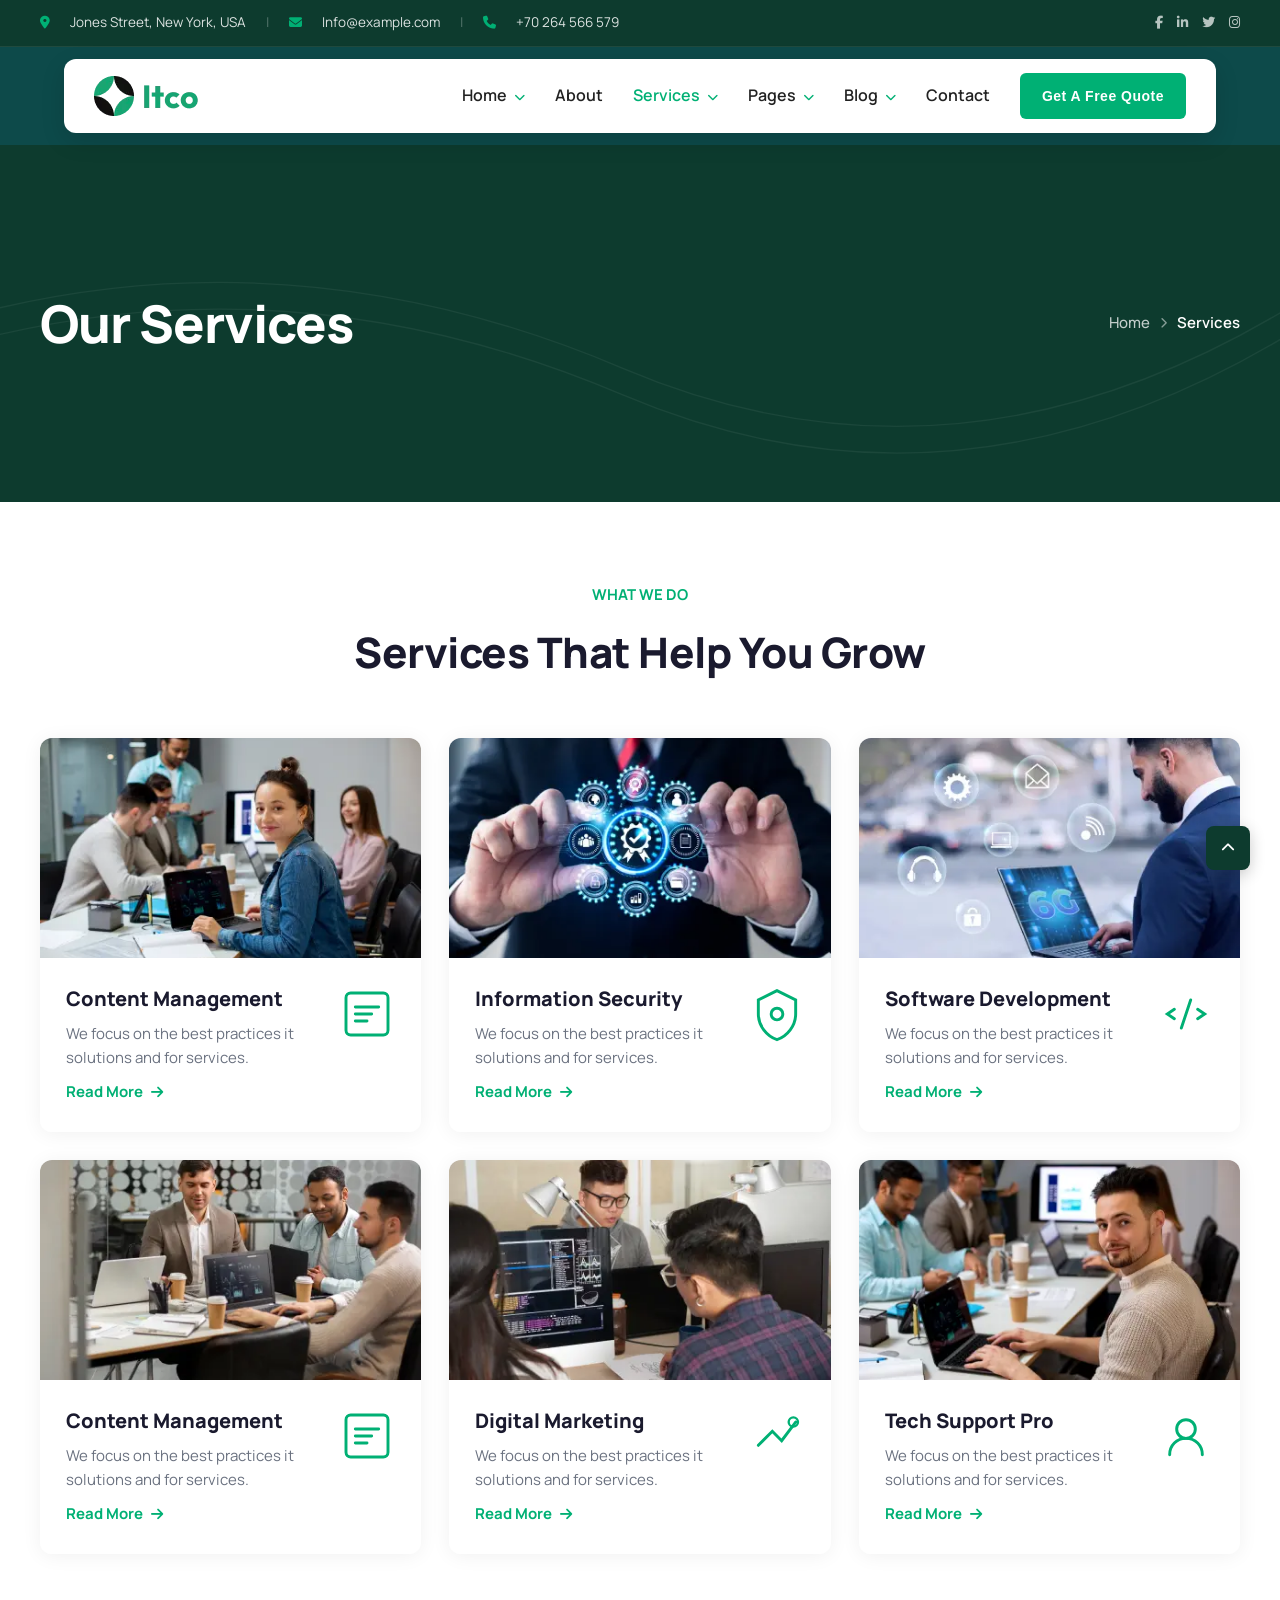
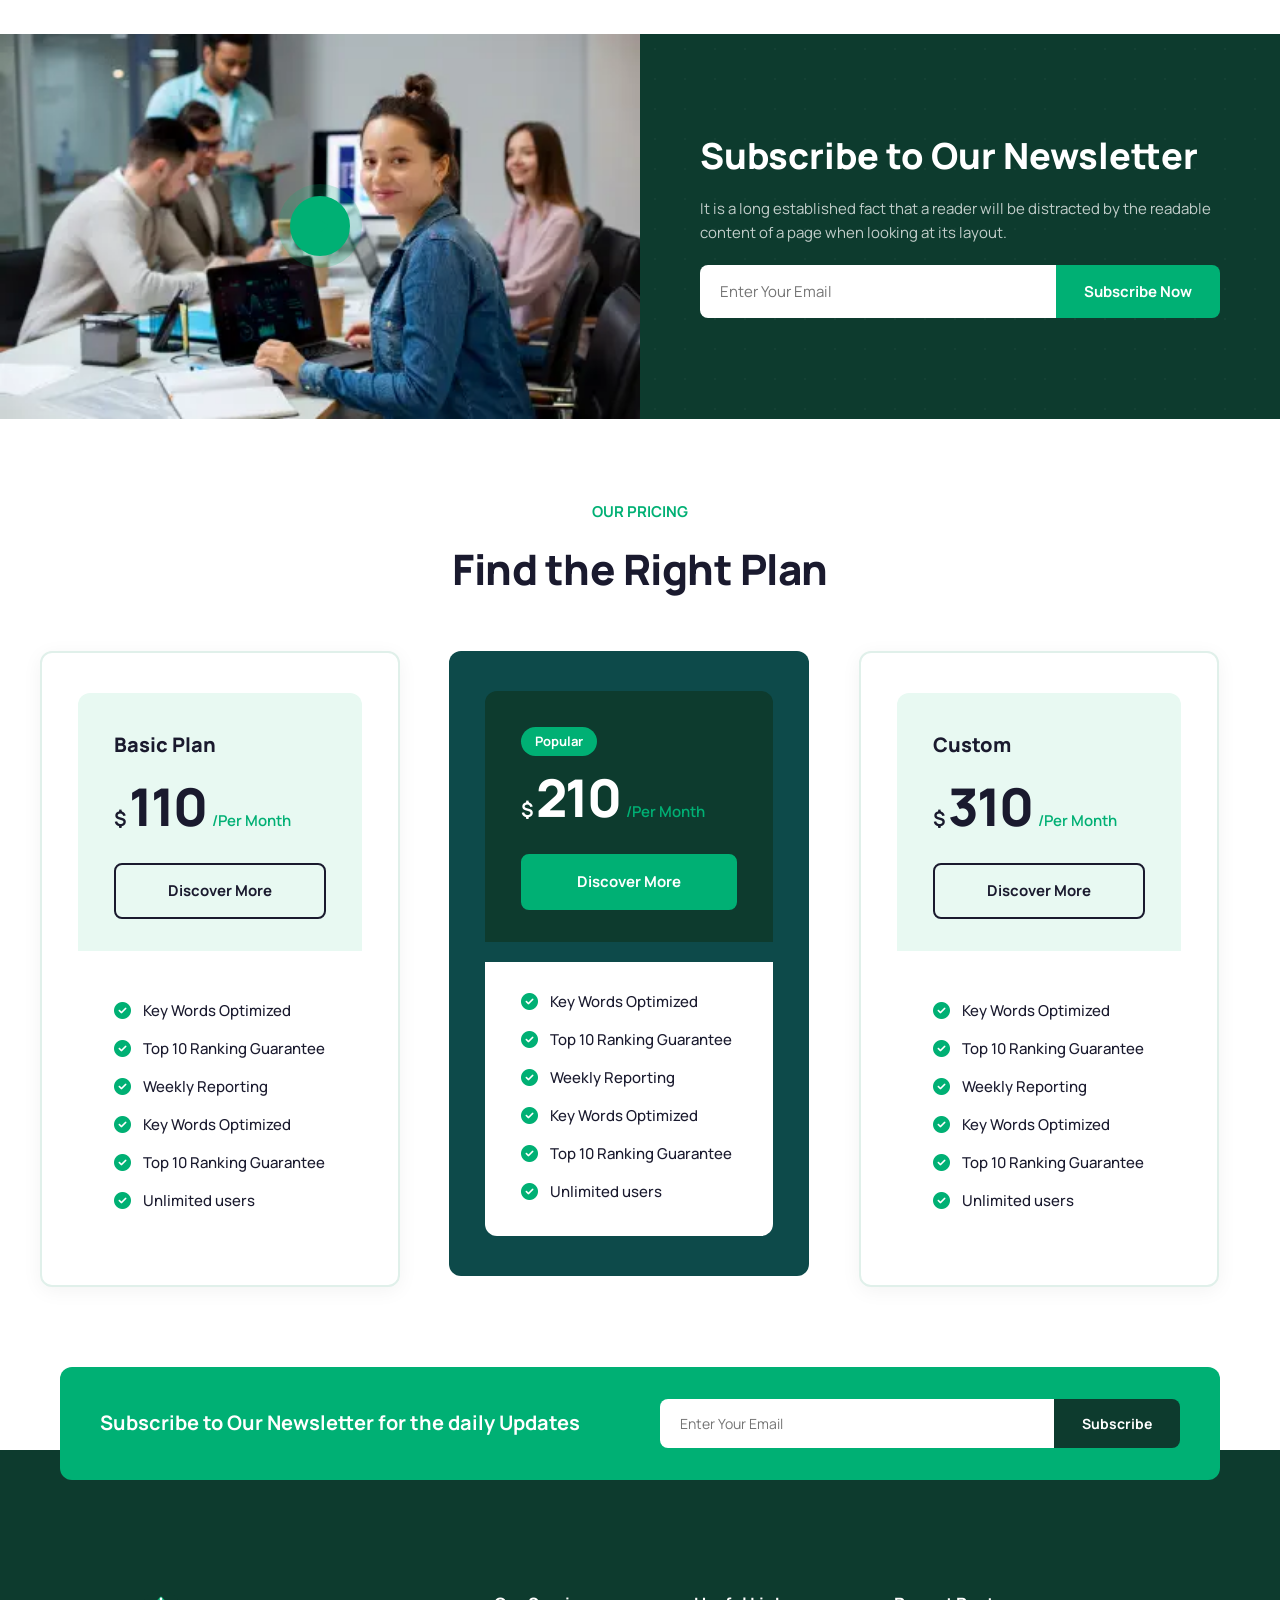
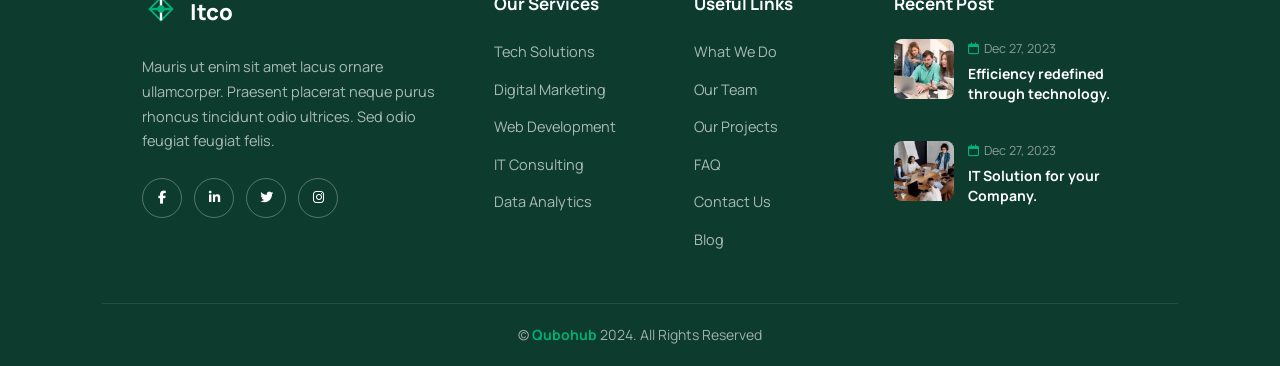
<file: services.html>
<!DOCTYPE html>
<html lang="en">
<head>
    <meta charset="UTF-8">
    <meta name="viewport" content="width=device-width, initial-scale=1.0">
    <title>Our Services - Itco</title>
    <link rel="stylesheet" href="https://cdnjs.cloudflare.com/ajax/libs/font-awesome/6.5.1/css/all.min.css">
    <link href="https://fonts.googleapis.com/css2?family=Manrope:wght@400;500;600;700;800&display=swap" rel="stylesheet">
    <link rel="stylesheet" href="index.css"><link rel="stylesheet" href="service.css">
</head>
<body>

    <!-- TOP HEADER BAR -->
    <div class="header-bar">
        <div class="header-bar-inner">
            <div class="header-left">
                <i class="fa-solid fa-location-dot"></i>
                <span>Jones Street, New York, USA</span>
                <span class="sep">|</span>
                <i class="fa-solid fa-envelope"></i>
                <span>Info@example.com</span>
                <span class="sep">|</span>
                <i class="fa-solid fa-phone"></i>
                <span>+70 264 566 579</span>
            </div>
            <div class="header-socials">
                <a href="#"><i class="fa-brands fa-facebook-f"></i></a>
                <a href="#"><i class="fa-brands fa-linkedin-in"></i></a>
                <a href="#"><i class="fa-brands fa-twitter"></i></a>
                <a href="#"><i class="fa-brands fa-instagram"></i></a>
            </div>
        </div>
    </div>

        <!-- NAVBAR -->
    <div class="navbar-wrap">
        <div class="navbar-container">
            <div class="logo">
                <img src="Public/Images/site-logo.jpg" alt="logo-image">
            </div>
            <ul class="nav-menu">
                <li class="has-dropdown">
                    <a href="index.html">Home <i class="fa-solid fa-chevron-down"></i></a>
                    <ul class="dropdown">
                        <li><a href="home1.html">Home One</a></li>
                        <li><a href="home2.html">Home Two</a></li>
                        <li><a href="home3.html">Home Three</a></li>
                    </ul>
                </li>
                <li><a href="about.html">About</a></li>
                <li class="has-dropdown">
                    <a href="services.html" class="active">Services <i class="fa-solid fa-chevron-down"></i></a>
                    <ul class="dropdown">
                        <li><a href="services.html">Services</a></li>
                        <li><a href="serviceDetails.html">Service Details</a></li>
                    </ul>
                </li>
                <li class="has-dropdown">
                    <a href="#">Pages <i class="fa-solid fa-chevron-down"></i></a>
                    <ul class="dropdown">
                        <li><a href="team.html">Team</a></li>
                        <li><a href="teamdetails.html">Team Details</a></li>
                        <li><a href="project.html">Project</a></li>
                        <li><a href="projectdetails.html">Project Details</a></li>
                        <li><a href="Testimonials.html">Testimonials</a></li>
                        <li><a href="priceplan.html">Price Plan</a></li>
                        <li><a href="FAQ.html">FAQ</a></li>
                        <li><a href="404.html">404</a></li>
                    </ul>
                </li>
                <li class="has-dropdown">
                    <a href="#">Blog <i class="fa-solid fa-chevron-down"></i></a>
                    <ul class="dropdown">
                        <li><a href="Blog.html">Blog</a></li>
                        <li><a href="Blogdetails.html">Blog Details</a></li>
                    </ul>
                </li>
                <li><a href="contact.html">Contact</a></li>
                <li><button class="button">Get A Free Quote</button></li>
            </ul>
        </div>
    </div>
            <!-- PAGE HERO -->
    <div class="page-hero">
        <div class="page-hero-bg">
            <svg viewBox="0 0 1440 300" fill="none" xmlns="http://www.w3.org/2000/svg">
                <path d="M-100,160 Q300,30 700,200 T1500,100" stroke="rgba(255,255,255,0.06)" stroke-width="1.5" fill="none"/>
                <path d="M-100,190 Q300,60 700,230 T1500,130" stroke="rgba(255,255,255,0.06)" stroke-width="1.5" fill="none"/>
            </svg>
        </div>
        <div class="page-hero-inner">
            <h1 class="page-hero-title">Our Services</h1>
            <div class="breadcrumbs">
                <a href="index.html">Home</a>
                <i class="fa-solid fa-chevron-right"></i>
                <span class="current">Services</span>
            </div>
        </div>
    </div>

    <!-- SERVICES SECTION -->
    <section class="services-section">
        <div class="services-inner">
            <div class="section-head">
                <div class="tag">WHAT WE DO</div>
                <h2>Services That Help You Grow</h2>
            </div>
                        <div class="service-grid">
                <div class="service-card">
                    <div class="card-img-wrap"><img src="Public/Images/service1.jpg" alt="Content Management"></div>
                    <div class="card-body"><div class="card-body-left"><h3>Content Management</h3>
                        <p>We focus on the best practices it solutions and for services.</p>
                        <a href="serviceDetails.html" class="read-more">Read More <i class="fa-solid fa-arrow-right"></i></a></div>
                        <div class="card-icon"><svg viewBox="0 0 48 48" fill="none" xmlns="http://www.w3.org/2000/svg"><rect x="6" y="6" width="36" height="36" rx="4" stroke="#00B074" stroke-width="2.5"/><path d="M14 18h20M14 24h14M14 30h10" stroke="#00B074" stroke-width="2.5" stroke-linecap="round"/></svg></div>
                    </div>
                </div>
                <div class="service-card">
                    <div class="card-img-wrap"><img src="Public/Images/service2.jpg" alt="Information Security"></div>
                    <div class="card-body"><div class="card-body-left"><h3>Information Security</h3>
                        <p>We focus on the best practices it solutions and for services.</p>
                        <a href="serviceDetails.html" class="read-more">Read More <i class="fa-solid fa-arrow-right"></i></a></div>
                        <div class="card-icon"><svg viewBox="0 0 48 48" fill="none" xmlns="http://www.w3.org/2000/svg"><path d="M24 4L8 12v12c0 10 7 19 16 22 9-3 16-12 16-22V12L24 4z" stroke="#00B074" stroke-width="2.5"/><circle cx="24" cy="24" r="5" stroke="#00B074" stroke-width="2.5"/></svg></div>
                    </div>
                </div>
                <div class="service-card">
                    <div class="card-img-wrap"><img src="Public/Images/service3.jpg" alt="Software Development"></div>
                    <div class="card-body"><div class="card-body-left"><h3>Software Development</h3>
                        <p>We focus on the best practices it solutions and for services.</p>
                        <a href="serviceDetails.html" class="read-more">Read More <i class="fa-solid fa-arrow-right"></i></a></div>
                        <div class="card-icon"><svg viewBox="0 0 48 48" fill="none" xmlns="http://www.w3.org/2000/svg"><polyline points="14,20 8,24 14,28" stroke="#00B074" stroke-width="2.5" stroke-linecap="round"/><polyline points="34,20 40,24 34,28" stroke="#00B074" stroke-width="2.5" stroke-linecap="round"/><line x1="28" y1="12" x2="20" y2="36" stroke="#00B074" stroke-width="2.5" stroke-linecap="round"/></svg></div>
                    </div>
                </div>
                <div class="service-card">
                    <div class="card-img-wrap"><img src="Public/Images/service4.jpg" alt="Content Management"></div>
                    <div class="card-body"><div class="card-body-left"><h3>Content Management</h3>
                        <p>We focus on the best practices it solutions and for services.</p>
                        <a href="serviceDetails.html" class="read-more">Read More <i class="fa-solid fa-arrow-right"></i></a></div>
                        <div class="card-icon"><svg viewBox="0 0 48 48" fill="none" xmlns="http://www.w3.org/2000/svg"><rect x="6" y="6" width="36" height="36" rx="4" stroke="#00B074" stroke-width="2.5"/><path d="M14 18h20M14 24h14M14 30h10" stroke="#00B074" stroke-width="2.5" stroke-linecap="round"/></svg></div>
                    </div>
                </div>
                <div class="service-card">
                    <div class="card-img-wrap"><img src="Public/Images/service5.jpg" alt="Digital Marketing"></div>
                    <div class="card-body"><div class="card-body-left"><h3>Digital Marketing</h3>
                        <p>We focus on the best practices it solutions and for services.</p>
                        <a href="serviceDetails.html" class="read-more">Read More <i class="fa-solid fa-arrow-right"></i></a></div>
                        <div class="card-icon"><svg viewBox="0 0 48 48" fill="none" xmlns="http://www.w3.org/2000/svg"><path d="M8 32L20 20l8 8 12-16" stroke="#00B074" stroke-width="2.5" stroke-linecap="round"/><circle cx="38" cy="12" r="4" stroke="#00B074" stroke-width="2"/></svg></div>
                    </div>
                </div>
                <div class="service-card">
                    <div class="card-img-wrap"><img src="Public/Images/service6.jpg" alt="Tech Support Pro"></div>
                    <div class="card-body"><div class="card-body-left"><h3>Tech Support Pro</h3>
                        <p>We focus on the best practices it solutions and for services.</p>
                        <a href="serviceDetails.html" class="read-more">Read More <i class="fa-solid fa-arrow-right"></i></a></div>
                        <div class="card-icon"><svg viewBox="0 0 48 48" fill="none" xmlns="http://www.w3.org/2000/svg"><circle cx="24" cy="18" r="8" stroke="#00B074" stroke-width="2.5"/><path d="M10 40c0-8 6-14 14-14s14 6 14 14" stroke="#00B074" stroke-width="2.5" stroke-linecap="round"/></svg></div>
                    </div>
                </div>
            </div>
        </div>
    </section>
    <!-- SUBSCRIBE SECTION -->
    <section class="subscribe-strip">
        <div class="sub-img-side">
            <img src="Public/Images/service1.jpg" alt="Subscribe">
            <div class="play-btn">
                <i class="fa-solid fa-play"></i>
            </div>
        </div>
        <div class="sub-content-side">
            <h2>Subscribe to Our Newsletter</h2>
            <p>It is a long established fact that a reader will be distracted by the readable content of a page when looking at its layout.</p>
            <div class="sub-form">
                <input type="email" placeholder="Enter Your Email">
                <button>Subscribe Now</button>
            </div>
        </div>
    </section>

    <!-- PRICING SECTION -->
    <section class="pricing-section">
        <div class="pricing-inner">
            <div class="tag">OUR PRICING</div>
            <h2>Find the Right Plan</h2>

            <div class="pricing-grid">

                <!-- Basic Plan -->
                <div class="pricing-card light">
                    <div class="pricing-card-top">
                        <div class="plan-name">Basic Plan</div>
                        <div class="price-row">
                            <span class="price-dollar">$</span>
                            <span class="price-num">110</span>
                            <span class="price-per">/Per Month</span>
                        </div>
                        <a href="#" class="plan-btn outline">Discover More</a>
                    </div>
                    <div class="pricing-card-features">
                        <ul class="feature-list">
                            <li><i class="fa-solid fa-circle-check"></i> Key Words Optimized</li>
                            <li><i class="fa-solid fa-circle-check"></i> Top 10 Ranking Guarantee</li>
                            <li><i class="fa-solid fa-circle-check"></i> Weekly Reporting</li>
                            <li><i class="fa-solid fa-circle-check"></i> Key Words Optimized</li>
                            <li><i class="fa-solid fa-circle-check"></i> Top 10 Ranking Guarantee</li>
                            <li><i class="fa-solid fa-circle-check"></i> Unlimited users</li>
                        </ul>
                    </div>
                </div>

                <!-- Popular Plan -->
                <div class="pricing-card dark">
                    <div class="pricing-card-top">
                        <div class="popular-badge">Popular</div>
                        <div class="price-row">
                            <span class="price-dollar">$</span>
                            <span class="price-num">210</span>
                            <span class="price-per">/Per Month</span>
                        </div>
                        <a href="#" class="plan-btn filled">Discover More</a>
                    </div>
                    <div class="pricing-card-features">
                        <ul class="feature-list">
                            <li><i class="fa-solid fa-circle-check"></i> Key Words Optimized</li>
                            <li><i class="fa-solid fa-circle-check"></i> Top 10 Ranking Guarantee</li>
                            <li><i class="fa-solid fa-circle-check"></i> Weekly Reporting</li>
                            <li><i class="fa-solid fa-circle-check"></i> Key Words Optimized</li>
                            <li><i class="fa-solid fa-circle-check"></i> Top 10 Ranking Guarantee</li>
                            <li><i class="fa-solid fa-circle-check"></i> Unlimited users</li>
                        </ul>
                    </div>
                </div>

                <!-- Custom Plan -->
                <div class="pricing-card light">
                    <div class="pricing-card-top">
                        <div class="plan-name">Custom</div>
                        <div class="price-row">
                            <span class="price-dollar">$</span>
                            <span class="price-num">310</span>
                            <span class="price-per">/Per Month</span>
                        </div>
                        <a href="#" class="plan-btn outline">Discover More</a>
                    </div>
                    <div class="pricing-card-features">
                        <ul class="feature-list">
                            <li><i class="fa-solid fa-circle-check"></i> Key Words Optimized</li>
                            <li><i class="fa-solid fa-circle-check"></i> Top 10 Ranking Guarantee</li>
                            <li><i class="fa-solid fa-circle-check"></i> Weekly Reporting</li>
                            <li><i class="fa-solid fa-circle-check"></i> Key Words Optimized</li>
                            <li><i class="fa-solid fa-circle-check"></i> Top 10 Ranking Guarantee</li>
                            <li><i class="fa-solid fa-circle-check"></i> Unlimited users</li>
                        </ul>
                    </div>
                </div>

            </div>
        </div>
    </section>

    <!-- FOOTER NEWSLETTER STRIP -->
    <div class="footer-sub-strip">
        <p>Subscribe to Our Newsletter for the daily Updates</p>
        <div class="footer-sub-form">
            <input type="email" placeholder="Enter Your Email">
            <button>Subscribe</button>
        </div>
    </div>

    <!-- FOOTER -->
    <footer class="footer">
        <div class="footer-inner">
            <div class="footer-brand">
                <div class="footer-logo">
                    <div class="logo-icon">
                        <svg viewBox="0 0 40 40" fill="none" xmlns="http://www.w3.org/2000/svg" width="38" height="38">
                            <circle cx="20" cy="20" r="20" fill="#0D3B2E"/>
                            <path d="M20 8 L32 20 L20 32 L8 20 Z" fill="none" stroke="#00B074" stroke-width="2"/>
                            <path d="M20 8 L20 32" stroke="#fff" stroke-width="2.5"/>
                            <path d="M8 20 L32 20" stroke="#00B074" stroke-width="2.5"/>
                            <circle cx="20" cy="20" r="4" fill="#00B074"/>
                        </svg>
                    </div>
                    <span class="footer-logo-text">Itco</span>
                </div>
                <p>Mauris ut enim sit amet lacus ornare ullamcorper. Praesent placerat neque purus rhoncus tincidunt odio ultrices. Sed odio feugiat feugiat felis.</p>
                <div class="footer-socials">
                    <a href="#"><i class="fa-brands fa-facebook-f"></i></a>
                    <a href="#"><i class="fa-brands fa-linkedin-in"></i></a>
                    <a href="#"><i class="fa-brands fa-twitter"></i></a>
                    <a href="#"><i class="fa-brands fa-instagram"></i></a>
                </div>
            </div>

            <div class="footer-col">
                <h4>Our Services</h4>
                <ul>
                    <li><a href="#">Tech Solutions</a></li>
                    <li><a href="#">Digital Marketing</a></li>
                    <li><a href="#">Web Development</a></li>
                    <li><a href="#">IT Consulting</a></li>
                    <li><a href="#">Data Analytics</a></li>
                </ul>
            </div>

            <div class="footer-col">
                <h4>Useful Links</h4>
                <ul>
                    <li><a href="#">What We Do</a></li>
                    <li><a href="#">Our Team</a></li>
                    <li><a href="#">Our Projects</a></li>
                    <li><a href="#">FAQ</a></li>
                    <li><a href="#">Contact Us</a></li>
                    <li><a href="#">Blog</a></li>
                </ul>
            </div>

            <div class="footer-col">
                <h4>Recent Post</h4>
                <div class="recent-posts">
                    <div class="recent-post">
                        <img src="Public/Images/recent1.jpg" alt="post1">
                        <div class="post-info">
                            <div class="post-date"><i class="fa-regular fa-calendar"></i> Dec 27, 2023</div>
                            <p>Efficiency redefined through technology.</p>
                        </div>
                    </div>
                    <div class="recent-post">
                        <img src="Public/Images/recent2.jpg" alt="post2">
                        <div class="post-info">
                            <div class="post-date"><i class="fa-regular fa-calendar"></i> Dec 27, 2023</div>
                            <p>IT Solution for your Company.</p>
                        </div>
                    </div>
                </div>
            </div>
        </div>

        <div class="footer-bottom">
            <p>© <span class="green">Qubohub</span> 2024. All Rights Reserved</p>
        </div>
    </footer>

    <!-- Back to Top Button -->
    <div class="back-top" onclick="window.scrollTo({top:0,behavior:'smooth'})">
        <i class="fa-solid fa-chevron-up"></i>
    </div>

</body>
</html>
</file>
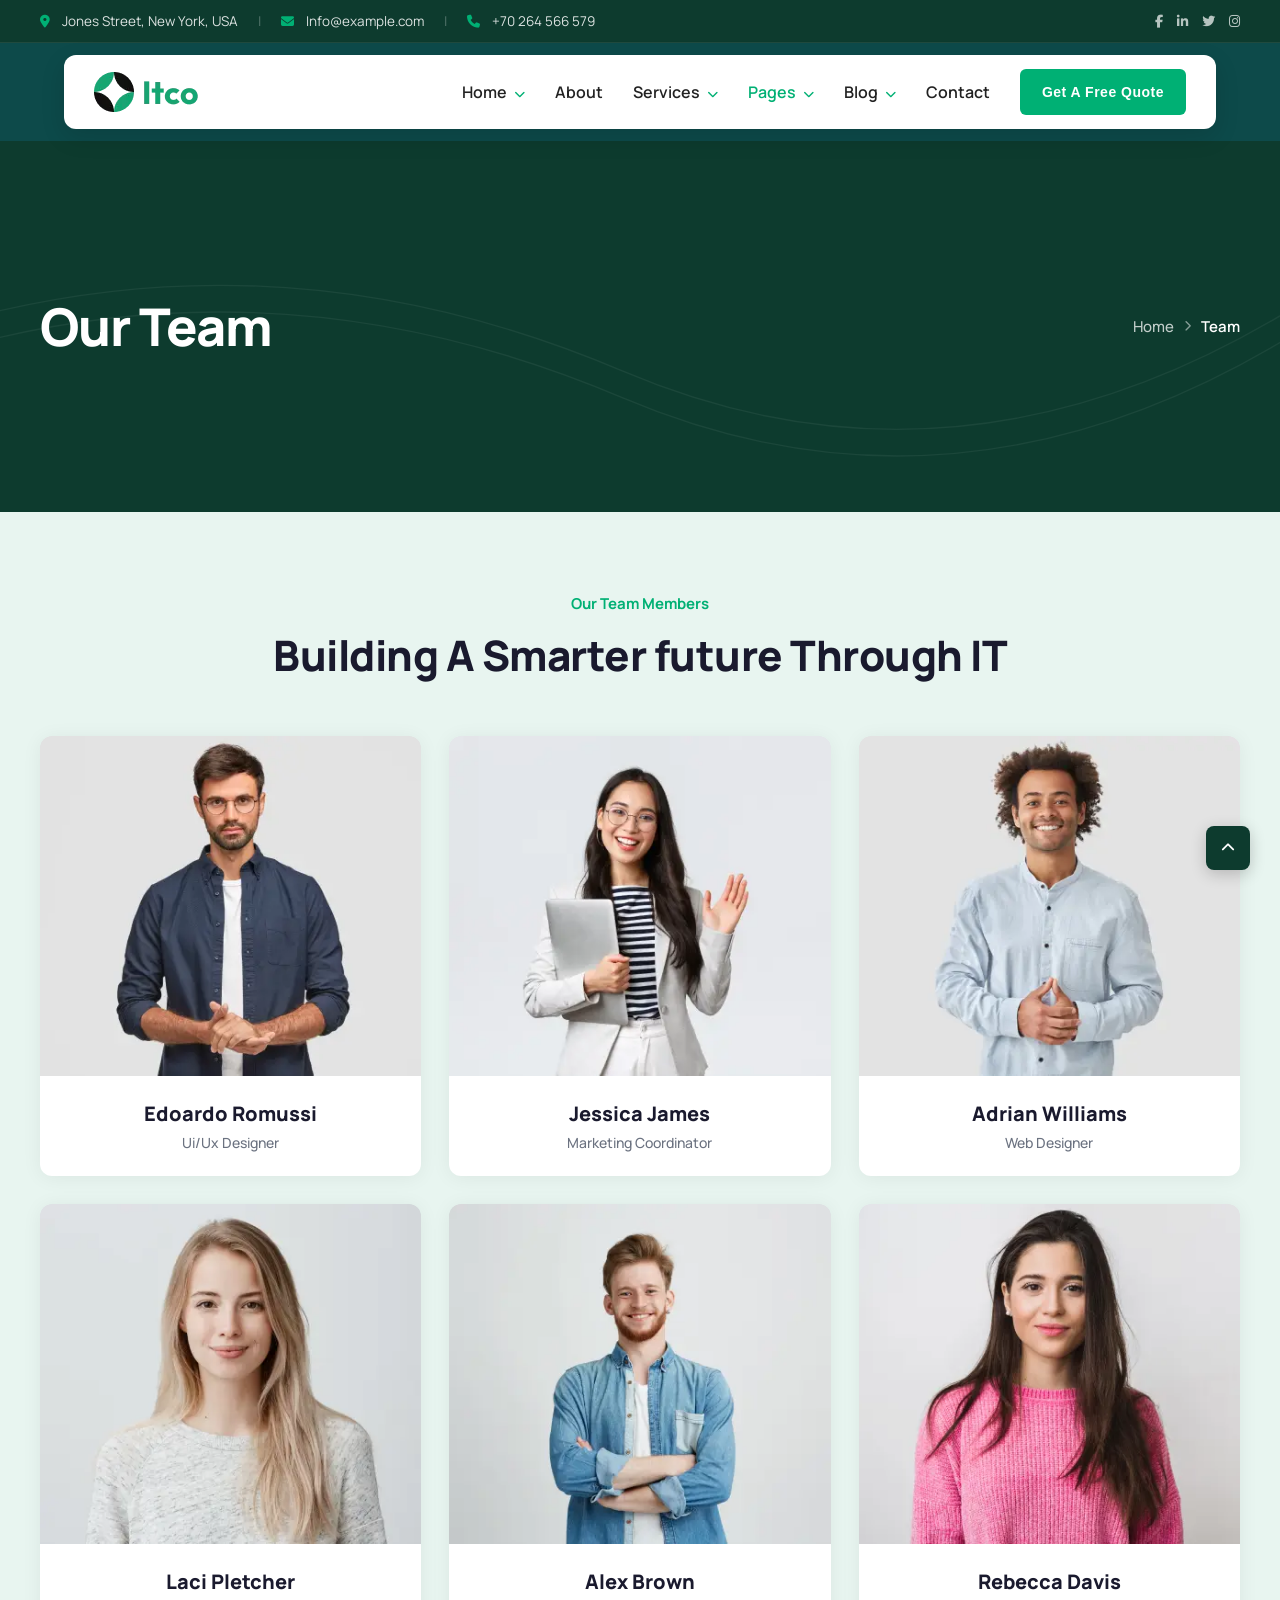
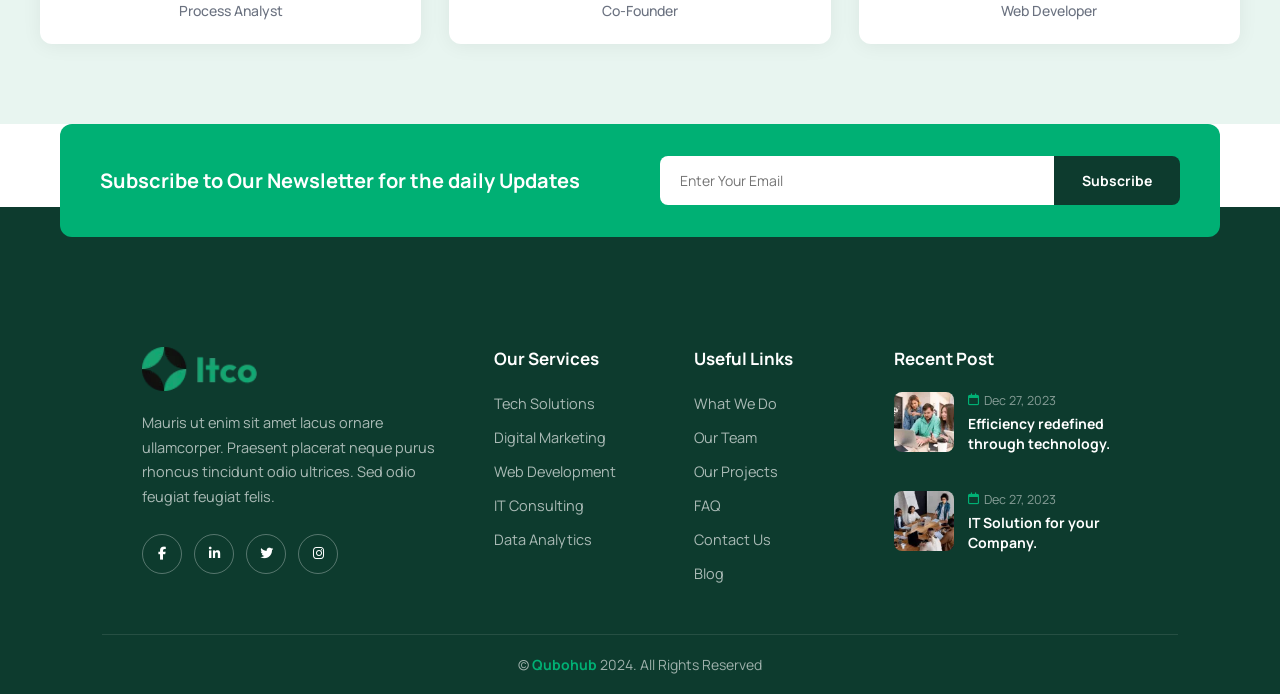
<file: team.html>
﻿<!DOCTYPE html>
<html lang="en">
<head>
    <meta charset="UTF-8">
    <meta name="viewport" content="width=device-width, initial-scale=1.0">
    <title>Team - Itco</title>
    <link rel="stylesheet" href="https://cdnjs.cloudflare.com/ajax/libs/font-awesome/6.5.1/css/all.min.css">
    <link href="https://fonts.googleapis.com/css2?family=Manrope:wght@400;500;600;700;800&display=swap" rel="stylesheet">
    <link rel="stylesheet" href="index.css">
    <link rel="stylesheet" href="team.css">
</head>
<body>

    <!-- TOP HEADER BAR -->
    <div class="top-bar">
        <div class="top-bar-inner">
            <div class="top-bar-left">
                <i class="fa-solid fa-location-dot"></i>
                <span>Jones Street, New York, USA</span>
                <span class="sep">|</span>
                <i class="fa-solid fa-envelope"></i>
                <span>Info@example.com</span>
                <span class="sep">|</span>
                <i class="fa-solid fa-phone"></i>
                <span>+70 264 566 579</span>
            </div>
            <div class="top-bar-socials">
                <a href="#"><i class="fa-brands fa-facebook-f"></i></a>
                <a href="#"><i class="fa-brands fa-linkedin-in"></i></a>
                <a href="#"><i class="fa-brands fa-twitter"></i></a>
                <a href="#"><i class="fa-brands fa-instagram"></i></a>
            </div>
        </div>
    </div>

    <!-- NAVBAR -->
    <div class="navbar-wrap">
        <div class="navbar-container">
            <div class="logo">
                <img src="Public/Images/site-logo.jpg" alt="logo-image">
            </div>
            <ul class="nav-menu">
                <li class="has-dropdown">
                    <a href="index.html">Home <i class="fa-solid fa-chevron-down"></i></a>
                    <ul class="dropdown">
                        <li><a href="home1.html">Home One</a></li>
                        <li><a href="home2.html">Home Two</a></li>
                        <li><a href="home3.html">Home Three</a></li>
                    </ul>
                </li>
                <li><a href="about.html">About</a></li>
                <li class="has-dropdown">
                    <a href="services.html">Services <i class="fa-solid fa-chevron-down"></i></a>
                    <ul class="dropdown">
                        <li><a href="services.html">Services</a></li>
                        <li><a href="serviceDetails.html">Service Details</a></li>
                    </ul>
                </li>
                <li class="has-dropdown">
                    <a href="#" class="active">Pages <i class="fa-solid fa-chevron-down"></i></a>
                    <ul class="dropdown">
                        <li><a href="team.html">Team</a></li>
                        <li><a href="teamdetails.html">Team Details</a></li>
                        <li><a href="project.html">Project</a></li>
                        <li><a href="projectdetails.html">Project Details</a></li>
                        <li><a href="Testimonials.html">Testimonials</a></li>
                        <li><a href="priceplan.html">Price Plan</a></li>
                        <li><a href="FAQ.html">FAQ</a></li>
                        <li><a href="404.html">404</a></li>
                    </ul>
                </li>
                <li class="has-dropdown">
                    <a href="#">Blog <i class="fa-solid fa-chevron-down"></i></a>
                    <ul class="dropdown">
                        <li><a href="Blog.html">Blog</a></li>
                        <li><a href="Blogdetails.html">Blog Details</a></li>
                    </ul>
                </li>
                <li><a href="contact.html">Contact</a></li>
                <li><button class="button">Get A Free Quote</button></li>
            </ul>
        </div>
    </div>

    <!-- PAGE HERO -->
    <div class="page-hero">
        <div class="page-hero-bg">
            <svg viewBox="0 0 1440 300" fill="none" xmlns="http://www.w3.org/2000/svg">
                <path d="M-100,160 Q300,30 700,200 T1500,100" stroke="rgba(255,255,255,0.06)" stroke-width="1.5" fill="none"/>
                <path d="M-100,190 Q300,60 700,230 T1500,130" stroke="rgba(255,255,255,0.06)" stroke-width="1.5" fill="none"/>
            </svg>
        </div>
        <div class="page-hero-inner">
            <h1 class="page-hero-title">Our Team</h1>
            <div class="breadcrumbs">
                <a href="index.html">Home</a>
                <i class="fa-solid fa-chevron-right"></i>
                <span class="current">Team</span>
            </div>
        </div>
    </div>

    <!-- TEAM SECTION -->
    <section class="team-section">
        <div class="team-inner">
            <div class="section-head">
                <div class="tag">Our Team Members</div>
                <h2>Building A Smarter future Through IT</h2>
            </div>
            <div class="team-grid">

                <div class="team-card">
                    <div class="team-img-wrap">
                        <img src="Public/Images/team1.jpg" alt="Edoardo Romussi">
                        <div class="team-socials">
                            <a href="#"><i class="fa-brands fa-facebook-f"></i></a>
                            <a href="#"><i class="fa-brands fa-twitter"></i></a>
                            <a href="#"><i class="fa-brands fa-instagram"></i></a>
                            <a href="#"><i class="fa-brands fa-linkedin-in"></i></a>
                        </div>
                    </div>
                    <div class="team-info">
                        <h3>Edoardo Romussi</h3>
                        <p>Ui/Ux Designer</p>
                    </div>
                </div>

                <div class="team-card">
                    <div class="team-img-wrap">
                        <img src="Public/Images/team2.jpg" alt="Jessica James">
                        <div class="team-socials">
                            <a href="#"><i class="fa-brands fa-facebook-f"></i></a>
                            <a href="#"><i class="fa-brands fa-twitter"></i></a>
                            <a href="#"><i class="fa-brands fa-instagram"></i></a>
                            <a href="#"><i class="fa-brands fa-linkedin-in"></i></a>
                        </div>
                    </div>
                    <div class="team-info">
                        <h3>Jessica James</h3>
                        <p>Marketing Coordinator</p>
                    </div>
                </div>

                <div class="team-card">
                    <div class="team-img-wrap">
                        <img src="Public/Images/team3.jpg" alt="Adrian Williams">
                        <div class="team-socials">
                            <a href="#"><i class="fa-brands fa-facebook-f"></i></a>
                            <a href="#"><i class="fa-brands fa-twitter"></i></a>
                            <a href="#"><i class="fa-brands fa-instagram"></i></a>
                            <a href="#"><i class="fa-brands fa-linkedin-in"></i></a>
                        </div>
                    </div>
                    <div class="team-info">
                        <h3>Adrian Williams</h3>
                        <p>Web Designer</p>
                    </div>
                </div>

                <div class="team-card">
                    <div class="team-img-wrap">
                        <img src="Public/Images/team4.jpg" alt="Laci Pletcher">
                        <div class="team-socials">
                            <a href="#"><i class="fa-brands fa-facebook-f"></i></a>
                            <a href="#"><i class="fa-brands fa-twitter"></i></a>
                            <a href="#"><i class="fa-brands fa-instagram"></i></a>
                            <a href="#"><i class="fa-brands fa-linkedin-in"></i></a>
                        </div>
                    </div>
                    <div class="team-info">
                        <h3>Laci Pletcher</h3>
                        <p>Process Analyst</p>
                    </div>
                </div>

                <div class="team-card">
                    <div class="team-img-wrap">
                        <img src="Public/Images/team5.jpg" alt="Alex Brown">
                        <div class="team-socials">
                            <a href="#"><i class="fa-brands fa-facebook-f"></i></a>
                            <a href="#"><i class="fa-brands fa-twitter"></i></a>
                            <a href="#"><i class="fa-brands fa-instagram"></i></a>
                            <a href="#"><i class="fa-brands fa-linkedin-in"></i></a>
                        </div>
                    </div>
                    <div class="team-info">
                        <h3>Alex Brown</h3>
                        <p>Co-Founder</p>
                    </div>
                </div>

                <div class="team-card">
                    <div class="team-img-wrap">
                        <img src="Public/Images/team6.jpg" alt="Rebecca Davis">
                        <div class="team-socials">
                            <a href="#"><i class="fa-brands fa-facebook-f"></i></a>
                            <a href="#"><i class="fa-brands fa-twitter"></i></a>
                            <a href="#"><i class="fa-brands fa-instagram"></i></a>
                            <a href="#"><i class="fa-brands fa-linkedin-in"></i></a>
                        </div>
                    </div>
                    <div class="team-info">
                        <h3>Rebecca Davis</h3>
                        <p>Web Developer</p>
                    </div>
                </div>

            </div>
        </div>
    </section>

    <!-- FOOTER NEWSLETTER STRIP -->
    <div class="footer-sub-strip">
        <p>Subscribe to Our Newsletter for the daily Updates</p>
        <div class="footer-sub-form">
            <input type="email" placeholder="Enter Your Email">
            <button>Subscribe</button>
        </div>
    </div>

    <!-- FOOTER -->
    <footer class="footer">
        <div class="footer-inner">
            <div class="footer-brand">
                <div class="footer-logo">
                    <img src="Public/Images/site-logo.jpg" alt="logo" style="height:44px;">
                </div>
                <p>Mauris ut enim sit amet lacus ornare ullamcorper. Praesent placerat neque purus rhoncus tincidunt odio ultrices. Sed odio feugiat feugiat felis.</p>
                <div class="footer-socials">
                    <a href="#"><i class="fa-brands fa-facebook-f"></i></a>
                    <a href="#"><i class="fa-brands fa-linkedin-in"></i></a>
                    <a href="#"><i class="fa-brands fa-twitter"></i></a>
                    <a href="#"><i class="fa-brands fa-instagram"></i></a>
                </div>
            </div>
            <div class="footer-col">
                <h4>Our Services</h4>
                <ul>
                    <li><a href="#">Tech Solutions</a></li>
                    <li><a href="#">Digital Marketing</a></li>
                    <li><a href="#">Web Development</a></li>
                    <li><a href="#">IT Consulting</a></li>
                    <li><a href="#">Data Analytics</a></li>
                </ul>
            </div>
            <div class="footer-col">
                <h4>Useful Links</h4>
                <ul>
                    <li><a href="#">What We Do</a></li>
                    <li><a href="#">Our Team</a></li>
                    <li><a href="#">Our Projects</a></li>
                    <li><a href="#">FAQ</a></li>
                    <li><a href="#">Contact Us</a></li>
                    <li><a href="#">Blog</a></li>
                </ul>
            </div>
            <div class="footer-col">
                <h4>Recent Post</h4>
                <div class="recent-posts">
                    <div class="recent-post">
                        <img src="Public/Images/recent1.jpg" alt="post1">
                        <div class="post-info">
                            <div class="post-date"><i class="fa-regular fa-calendar"></i> Dec 27, 2023</div>
                            <p>Efficiency redefined through technology.</p>
                        </div>
                    </div>
                    <div class="recent-post">
                        <img src="Public/Images/recent2.jpg" alt="post2">
                        <div class="post-info">
                            <div class="post-date"><i class="fa-regular fa-calendar"></i> Dec 27, 2023</div>
                            <p>IT Solution for your Company.</p>
                        </div>
                    </div>
                </div>
            </div>
        </div>
        <div class="footer-bottom">
            <p>© <span class="green">Qubohub</span> 2024. All Rights Reserved</p>
        </div>
    </footer>

    <div class="back-top" onclick="window.scrollTo({top:0,behavior:'smooth'})">
        <i class="fa-solid fa-chevron-up"></i>
    </div>

</body>
</html>
</file>
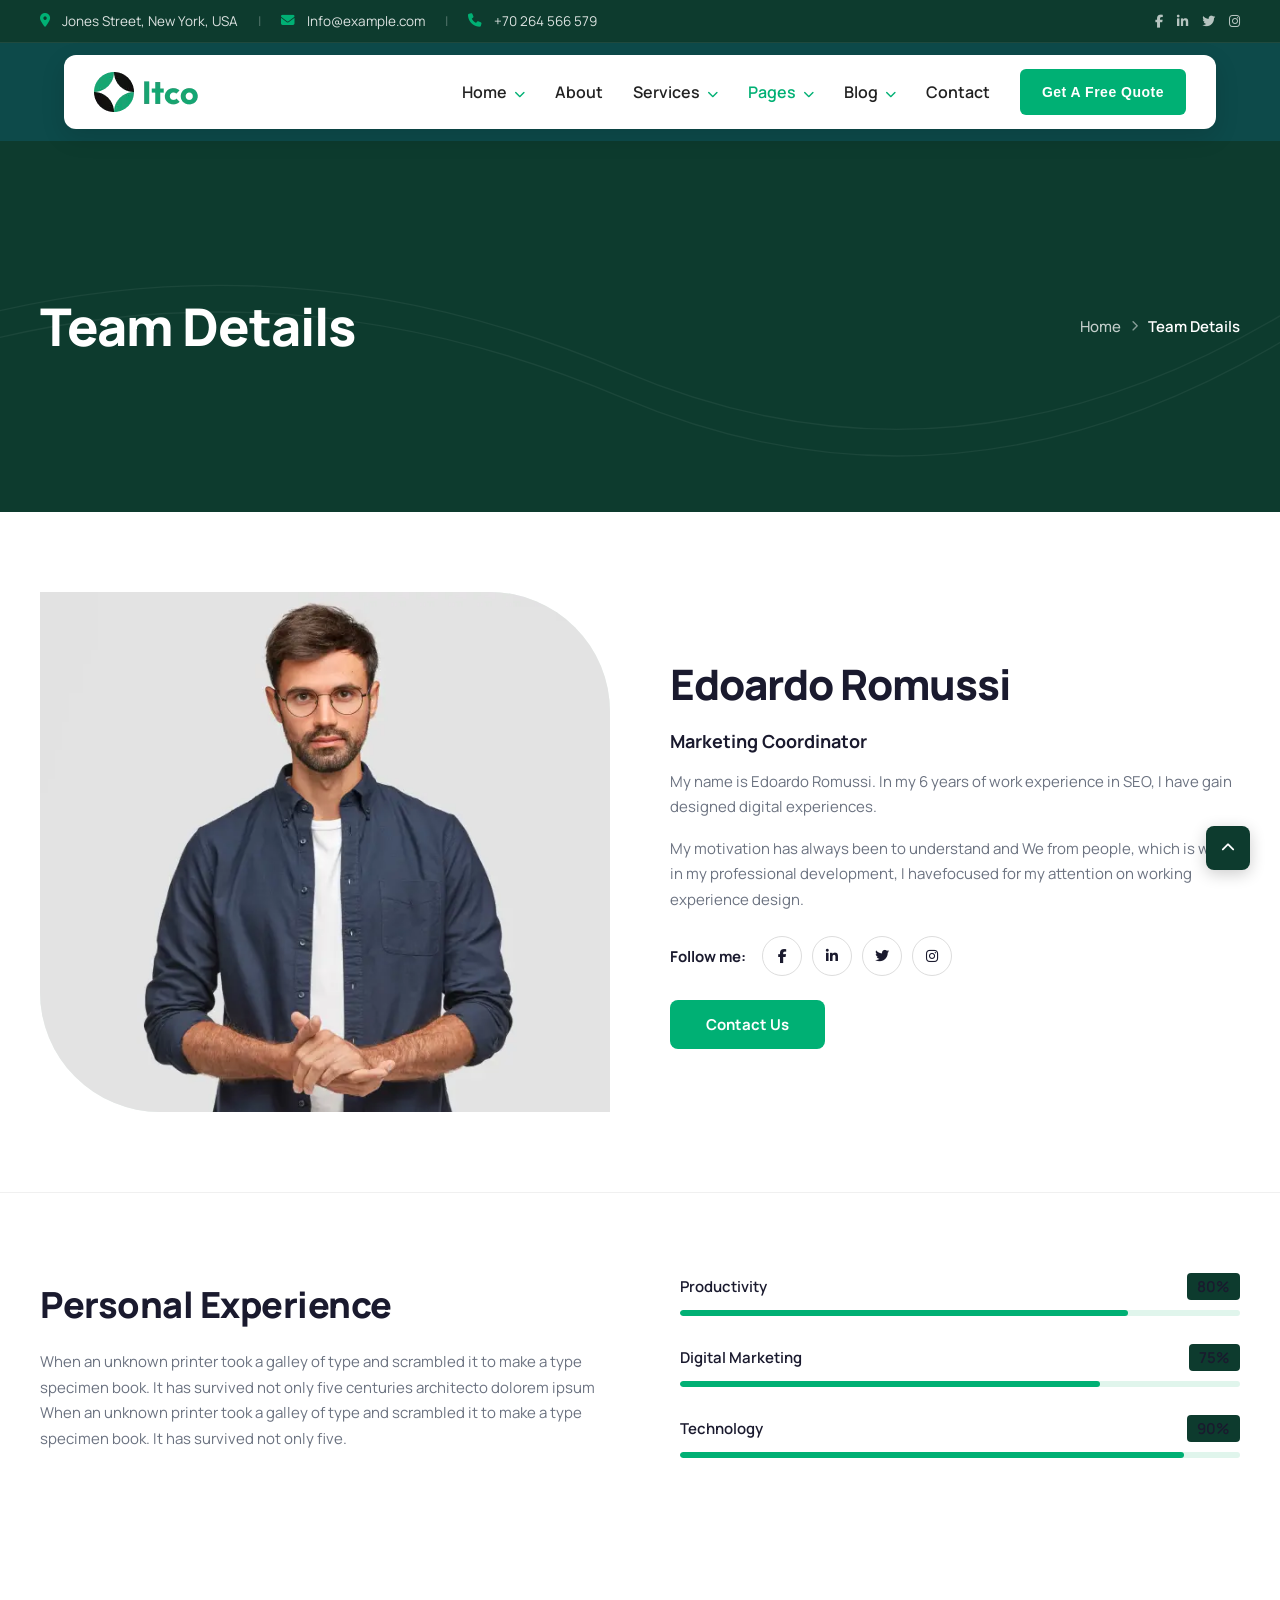
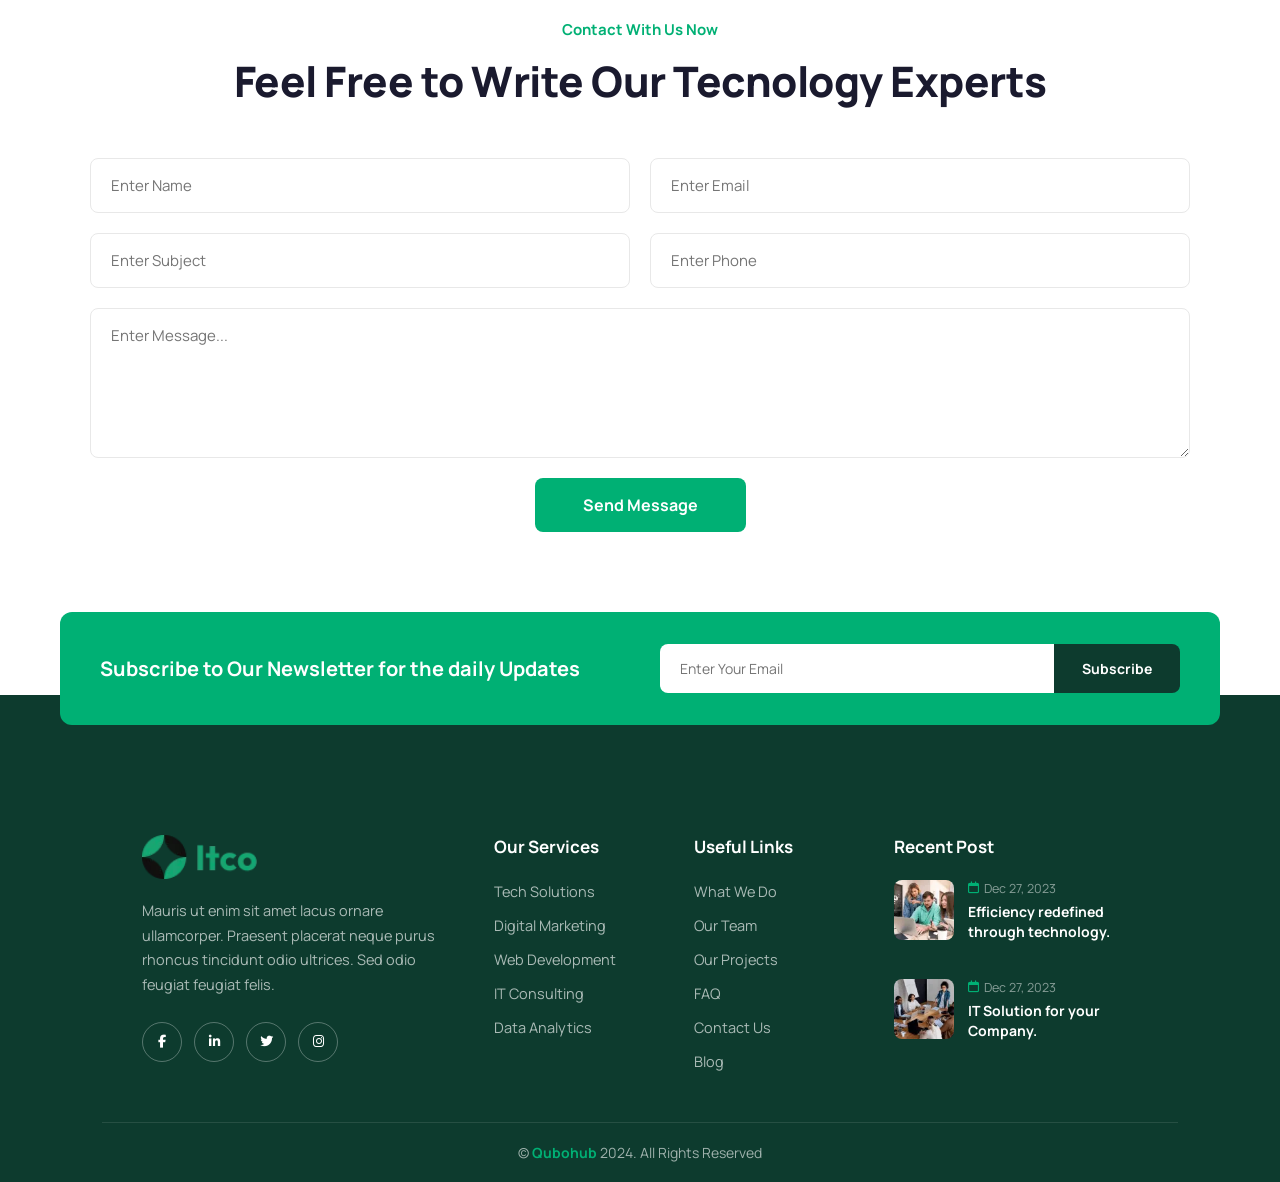
<file: teamdetails.html>
﻿<!DOCTYPE html>
<html lang="en">
<head>
    <meta charset="UTF-8">
    <meta name="viewport" content="width=device-width, initial-scale=1.0">
    <title>Team Details - Itco</title>
    <link rel="stylesheet" href="https://cdnjs.cloudflare.com/ajax/libs/font-awesome/6.5.1/css/all.min.css">
    <link href="https://fonts.googleapis.com/css2?family=Manrope:wght@400;500;600;700;800&display=swap" rel="stylesheet">
    <link rel="stylesheet" href="index.css">
    <link rel="stylesheet" href="teamdetails.css">
</head>
<body>

    <!-- TOP HEADER BAR -->
    <div class="top-bar">
        <div class="top-bar-inner">
            <div class="top-bar-left">
                <i class="fa-solid fa-location-dot"></i>
                <span>Jones Street, New York, USA</span>
                <span class="sep">|</span>
                <i class="fa-solid fa-envelope"></i>
                <span>Info@example.com</span>
                <span class="sep">|</span>
                <i class="fa-solid fa-phone"></i>
                <span>+70 264 566 579</span>
            </div>
            <div class="top-bar-socials">
                <a href="#"><i class="fa-brands fa-facebook-f"></i></a>
                <a href="#"><i class="fa-brands fa-linkedin-in"></i></a>
                <a href="#"><i class="fa-brands fa-twitter"></i></a>
                <a href="#"><i class="fa-brands fa-instagram"></i></a>
            </div>
        </div>
    </div>

    <!-- NAVBAR -->
    <div class="navbar-wrap">
        <div class="navbar-container">
            <div class="logo">
                <img src="Public/Images/site-logo.jpg" alt="logo-image">
            </div>
            <ul class="nav-menu">
                <li class="has-dropdown">
                    <a href="index.html">Home <i class="fa-solid fa-chevron-down"></i></a>
                    <ul class="dropdown">
                        <li><a href="index.html">Home One</a></li>
                        <li><a href="#">Home Two</a></li>
                        <li><a href="#">Home Three</a></li>
                    </ul>
                </li>
                <li><a href="about.html">About</a></li>
                <li class="has-dropdown">
                    <a href="services.html">Services <i class="fa-solid fa-chevron-down"></i></a>
                    <ul class="dropdown">
                        <li><a href="services.html">Services</a></li>
                        <li><a href="serviceDetails.html">Service Details</a></li>
                    </ul>
                </li>
                <li class="has-dropdown">
                    <a href="#" class="active">Pages <i class="fa-solid fa-chevron-down"></i></a>
                    <ul class="dropdown">
                        <li><a href="team.html">Team</a></li>
                        <li><a href="teamdetails.html">Team Details</a></li>
                        <li><a href="project.html">Project</a></li>
                        <li><a href="projectdetails.html">Project Details</a></li>
                        <li><a href="Testimonials.html">Testimonials</a></li>
                        <li><a href="priceplan.html">Price Plan</a></li>
                        <li><a href="FAQ.html">FAQ</a></li>
                        <li><a href="404.html">404</a></li>
                    </ul>
                </li>
                <li class="has-dropdown">
                    <a href="#">Blog <i class="fa-solid fa-chevron-down"></i></a>
                    <ul class="dropdown">
                        <li><a href="Blog.html">Blog</a></li>
                        <li><a href="Blogdetails.html">Blog Details</a></li>
                    </ul>
                </li>
                <li><a href="contact.html">Contact</a></li>
                <li><button class="button">Get A Free Quote</button></li>
            </ul>
        </div>
    </div>

    <!-- PAGE HERO -->
    <div class="page-hero">
        <div class="page-hero-bg">
            <svg viewBox="0 0 1440 300" fill="none" xmlns="http://www.w3.org/2000/svg">
                <path d="M-100,160 Q300,30 700,200 T1500,100" stroke="rgba(255,255,255,0.06)" stroke-width="1.5" fill="none"/>
                <path d="M-100,190 Q300,60 700,230 T1500,130" stroke="rgba(255,255,255,0.06)" stroke-width="1.5" fill="none"/>
            </svg>
        </div>
        <div class="page-hero-inner">
            <h1 class="page-hero-title">Team Details</h1>
            <div class="breadcrumbs">
                <a href="index.html">Home</a>
                <i class="fa-solid fa-chevron-right"></i>
                <span class="current">Team Details</span>
            </div>
        </div>
    </div>

    <!-- MEMBER PROFILE -->
    <section class="member-section">
        <div class="member-inner">
            <div class="member-profile">
                <div class="member-img-wrap">
                    <img src="Public/Images/member.jpg" alt="Edoardo Romussi">
                </div>
                <div class="member-info">
                    <h2>Edoardo Romussi</h2>
                    <h4>Marketing Coordinator</h4>
                    <p>My name is Edoardo Romussi. In my 6 years of work experience in SEO, I have gain designed digital experiences.</p>
                    <p>My motivation has always been to understand and We from people, which is why in my professional development, I havefocused for my attention on working experience design.</p>
                    <div class="member-follow">
                        <span>Follow me:</span>
                        <div class="follow-icons">
                            <a href="#"><i class="fa-brands fa-facebook-f"></i></a>
                            <a href="#"><i class="fa-brands fa-linkedin-in"></i></a>
                            <a href="#"><i class="fa-brands fa-twitter"></i></a>
                            <a href="#"><i class="fa-brands fa-instagram"></i></a>
                        </div>
                    </div>
                    <a href="contact.html" class="contact-btn">Contact Us</a>
                </div>
            </div>
        </div>
    </section>

    <!-- PERSONAL EXPERIENCE -->
    <section class="experience-section">
        <div class="experience-inner">
            <div class="exp-left">
                <h2>Personal Experience</h2>
                <p>When an unknown printer took a galley of type and scrambled it to make a type specimen book. It has survived not only five centuries architecto dolorem ipsum When an unknown printer took a galley of type and scrambled it to make a type specimen book. It has survived not only five.</p>
            </div>
            <div class="exp-right">
                <div class="skill-bar">
                    <div class="skill-label">
                        <span>Productivity</span>
                        <span class="skill-pct">80%</span>
                    </div>
                    <div class="skill-track"><div class="skill-fill" style="width:80%"></div></div>
                </div>
                <div class="skill-bar">
                    <div class="skill-label">
                        <span>Digital Marketing</span>
                        <span class="skill-pct">75%</span>
                    </div>
                    <div class="skill-track"><div class="skill-fill" style="width:75%"></div></div>
                </div>
                <div class="skill-bar">
                    <div class="skill-label">
                        <span>Technology</span>
                        <span class="skill-pct">90%</span>
                    </div>
                    <div class="skill-track"><div class="skill-fill" style="width:90%"></div></div>
                </div>
            </div>
        </div>
    </section>

    <!-- CONTACT FORM -->
    <section class="contact-section">
        <div class="contact-inner">
            <div class="contact-head">
                <div class="tag">Contact With Us Now</div>
                <h2>Feel Free to Write Our Tecnology Experts</h2>
            </div>
            <div class="contact-form">
                <div class="form-row">
                    <input type="text" placeholder="Enter Name">
                    <input type="email" placeholder="Enter Email">
                </div>
                <div class="form-row">
                    <input type="text" placeholder="Enter Subject">
                    <input type="tel" placeholder="Enter Phone">
                </div>
                <textarea placeholder="Enter Message..."></textarea>
                <button class="send-btn">Send Message</button>
            </div>
        </div>
    </section>

    <!-- FOOTER NEWSLETTER STRIP -->
    <div class="footer-sub-strip">
        <p>Subscribe to Our Newsletter for the daily Updates</p>
        <div class="footer-sub-form">
            <input type="email" placeholder="Enter Your Email">
            <button>Subscribe</button>
        </div>
    </div>

    <!-- FOOTER -->
    <footer class="footer">
        <div class="footer-inner">
            <div class="footer-brand">
                <div class="footer-logo">
                    <img src="Public/Images/site-logo.jpg" alt="logo" style="height:44px;">
                </div>
                <p>Mauris ut enim sit amet lacus ornare ullamcorper. Praesent placerat neque purus rhoncus tincidunt odio ultrices. Sed odio feugiat feugiat felis.</p>
                <div class="footer-socials">
                    <a href="#"><i class="fa-brands fa-facebook-f"></i></a>
                    <a href="#"><i class="fa-brands fa-linkedin-in"></i></a>
                    <a href="#"><i class="fa-brands fa-twitter"></i></a>
                    <a href="#"><i class="fa-brands fa-instagram"></i></a>
                </div>
            </div>
            <div class="footer-col">
                <h4>Our Services</h4>
                <ul>
                    <li><a href="#">Tech Solutions</a></li>
                    <li><a href="#">Digital Marketing</a></li>
                    <li><a href="#">Web Development</a></li>
                    <li><a href="#">IT Consulting</a></li>
                    <li><a href="#">Data Analytics</a></li>
                </ul>
            </div>
            <div class="footer-col">
                <h4>Useful Links</h4>
                <ul>
                    <li><a href="#">What We Do</a></li>
                    <li><a href="#">Our Team</a></li>
                    <li><a href="#">Our Projects</a></li>
                    <li><a href="#">FAQ</a></li>
                    <li><a href="#">Contact Us</a></li>
                    <li><a href="#">Blog</a></li>
                </ul>
            </div>
            <div class="footer-col">
                <h4>Recent Post</h4>
                <div class="recent-posts">
                    <div class="recent-post">
                        <img src="Public/Images/recent1.jpg" alt="post1">
                        <div class="post-info">
                            <div class="post-date"><i class="fa-regular fa-calendar"></i> Dec 27, 2023</div>
                            <p>Efficiency redefined through technology.</p>
                        </div>
                    </div>
                    <div class="recent-post">
                        <img src="Public/Images/recent2.jpg" alt="post2">
                        <div class="post-info">
                            <div class="post-date"><i class="fa-regular fa-calendar"></i> Dec 27, 2023</div>
                            <p>IT Solution for your Company.</p>
                        </div>
                    </div>
                </div>
            </div>
        </div>
        <div class="footer-bottom">
            <p>© <span class="green">Qubohub</span> 2024. All Rights Reserved</p>
        </div>
    </footer>

    <div class="back-top" onclick="window.scrollTo({top:0,behavior:'smooth'})">
        <i class="fa-solid fa-chevron-up"></i>
    </div>

</body>
</html>
</file>
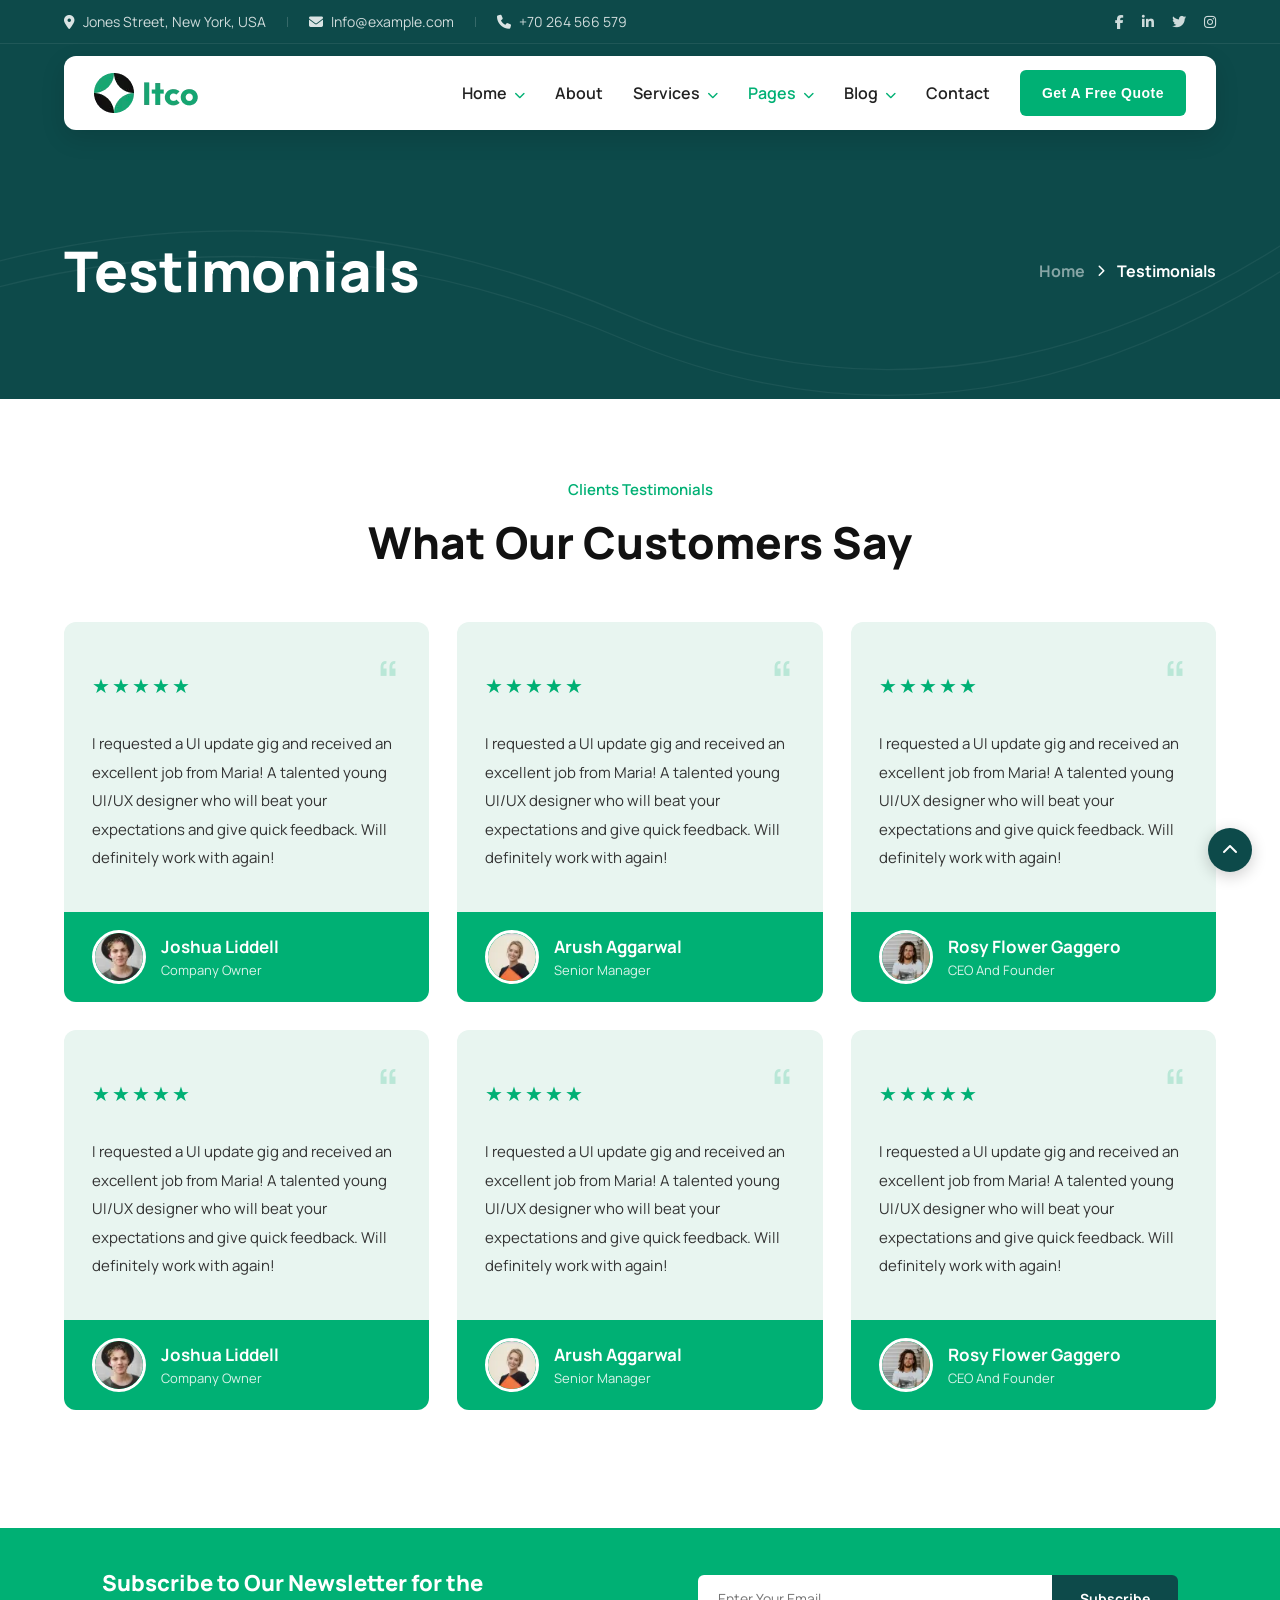
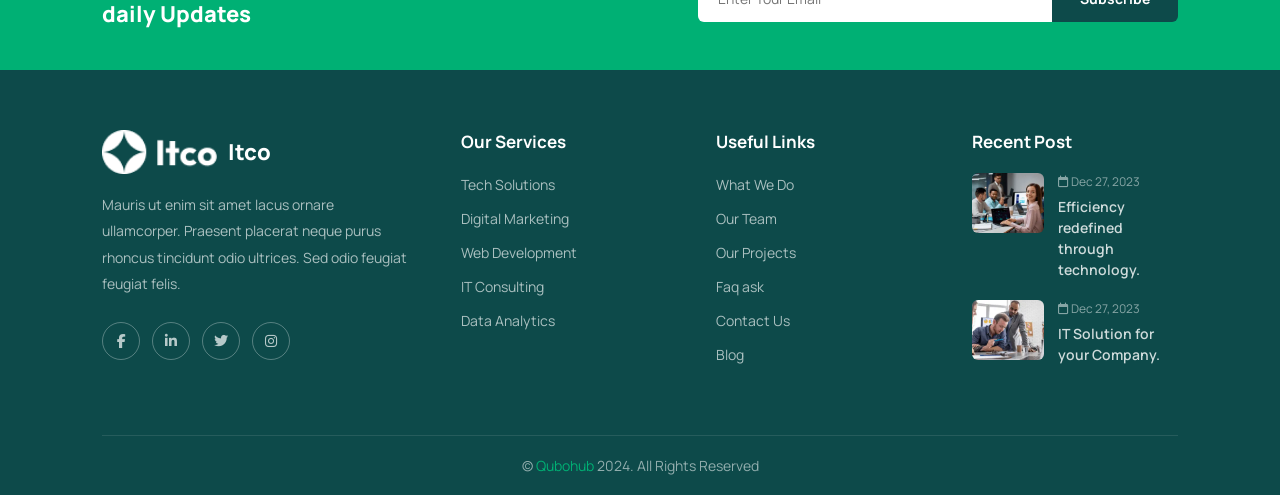
<file: Testimonials.html>
<!DOCTYPE html>
<html lang="en">
<head>
  <meta charset="UTF-8" />
  <meta name="viewport" content="width=device-width, initial-scale=1.0"/>
  <title>Testimonials || Itco</title>
  <link rel="stylesheet" href="https://cdnjs.cloudflare.com/ajax/libs/font-awesome/6.5.1/css/all.min.css">
  <link href="https://fonts.googleapis.com/css2?family=Manrope:wght@400;500;600;700;800&display=swap" rel="stylesheet"/>
  <link rel="stylesheet" href="index.css"/>
  <link rel="stylesheet" href="Testimonials.css"/>
</head>
<body>

  <!-- TOP HEADER BAR -->
  <div class="headerline">
    <div class="container-header">
      <div class="header-left">
        <i class="fa-solid fa-location-dot"></i>
        <span>Jones Street, New York, USA</span>
        <span class="line">|</span>
        <i class="fa-solid fa-envelope"></i>
        <span>Info@example.com</span>
        <span class="line">|</span>
        <i class="fa-solid fa-phone"></i>
        <span>+70 264 566 579</span>
      </div>
      <div class="social-icons">
        <a href="#"><i class="fa-brands fa-facebook-f"></i></a>
        <a href="#"><i class="fa-brands fa-linkedin-in"></i></a>
        <a href="#"><i class="fa-brands fa-twitter"></i></a>
        <a href="#"><i class="fa-brands fa-instagram"></i></a>
      </div>
    </div>
  </div>

  <!-- NAVBAR -->
  <div class="navbar-wrap">
    <div class="navbar-container">
      <div class="logo">
        <img src="Public/Images/site-logo.jpg" alt="logo-image">
      </div>
      <ul class="nav-menu">
        <li class="has-dropdown">
          <a href="index.html">Home <i class="fa-solid fa-chevron-down"></i></a>
          <ul class="dropdown">
            <li><a href="index.html">Home One</a></li>
            <li><a href="home2.html">Home Two</a></li>
            <li><a href="home3.html">Home Three</a></li>
          </ul>
        </li>
        <li><a href="about.html">About</a></li>
        <li class="has-dropdown">
          <a href="services.html">Services <i class="fa-solid fa-chevron-down"></i></a>
          <ul class="dropdown">
            <li><a href="services.html">Services</a></li>
            <li><a href="serviceDetails.html">Service Details</a></li>
          </ul>
        </li>
        <li class="has-dropdown">
          <a href="#" class="active">Pages <i class="fa-solid fa-chevron-down"></i></a>
          <ul class="dropdown">
            <li><a href="team.html">Team</a></li>
            <li><a href="teamdetails.html">Team Details</a></li>
            <li><a href="project.html">Project</a></li>
            <li><a href="projectdetails.html">Project Details</a></li>
            <li><a href="Testimonials.html">Testimonials</a></li>
            <li><a href="priceplan.html">Price Plan</a></li>
            <li><a href="FAQ.html">FAQ</a></li>
            <li><a href="404.html">404</a></li>
          </ul>
        </li>
        <li class="has-dropdown">
          <a href="#">Blog <i class="fa-solid fa-chevron-down"></i></a>
          <ul class="dropdown">
            <li><a href="Blog.html">Blog</a></li>
            <li><a href="Blogdetails.html">Blog Details</a></li>
          </ul>
        </li>
        <li><a href="contact.html">Contact</a></li>
        <li><button class="button">Get A Free Quote</button></li>
      </ul>
    </div>
  </div>

  <!-- PAGE HERO -->
  <div class="page-hero">
    <div class="page-hero-bg">
      <svg viewBox="0 0 1440 300" fill="none" xmlns="http://www.w3.org/2000/svg">
        <path d="M-100,160 Q300,30 700,200 T1500,100" stroke="rgba(255,255,255,0.06)" stroke-width="1.5" fill="none"/>
        <path d="M-100,190 Q300,60 700,230 T1500,130" stroke="rgba(255,255,255,0.06)" stroke-width="1.5" fill="none"/>
      </svg>
    </div>
    <div class="page-hero-container">
      <h1 class="page-title">Testimonials</h1>
      <div class="breadcrumbs">
        <a href="index.html">Home</a>
        <span class="separator"><i class="fa-solid fa-chevron-right"></i></span>
        <span class="current-page">Testimonials</span>
      </div>
    </div>
  </div>

  <!-- TESTIMONIALS SECTION -->
  <section class="testi-section">
    <div class="testi-container">
      <div class="testi-header">
        <span class="testi-tag">Clients Testimonials</span>
        <h2>What Our Customers Say</h2>
      </div>

      <!-- ROW 1 -->
      <div class="testi-grid">

        <div class="testi-card">
          <div class="testi-top">
            <div class="testi-stars">&#9733;&#9733;&#9733;&#9733;&#9733;</div>
            <span class="testi-quote">&ldquo;</span>
          </div>
          <p>I requested a UI update gig and received an excellent job from Maria! A talented young UI/UX designer who will beat your expectations and give quick feedback. Will definitely work with again!</p>
          <div class="testi-reviewer">
            <img src="Public/Images/tc1.jpg" alt="Joshua">
            <div>
              <h4>Joshua Liddell</h4>
              <p>Company Owner</p>
            </div>
          </div>
        </div>

        <div class="testi-card">
          <div class="testi-top">
            <div class="testi-stars">&#9733;&#9733;&#9733;&#9733;&#9733;</div>
            <span class="testi-quote">&ldquo;</span>
          </div>
          <p>I requested a UI update gig and received an excellent job from Maria! A talented young UI/UX designer who will beat your expectations and give quick feedback. Will definitely work with again!</p>
          <div class="testi-reviewer">
            <img src="Public/Images/tc2.jpg" alt="Arush">
            <div>
              <h4>Arush Aggarwal</h4>
              <p>Senior Manager</p>
            </div>
          </div>
        </div>

        <div class="testi-card">
          <div class="testi-top">
            <div class="testi-stars">&#9733;&#9733;&#9733;&#9733;&#9733;</div>
            <span class="testi-quote">&ldquo;</span>
          </div>
          <p>I requested a UI update gig and received an excellent job from Maria! A talented young UI/UX designer who will beat your expectations and give quick feedback. Will definitely work with again!</p>
          <div class="testi-reviewer">
            <img src="Public/Images/tc3.jpg" alt="Rosy">
            <div>
              <h4>Rosy Flower Gaggero</h4>
              <p>CEO And Founder</p>
            </div>
          </div>
        </div>

      </div>

      <!-- ROW 2 -->
      <div class="testi-grid">

        <div class="testi-card">
          <div class="testi-top">
            <div class="testi-stars">&#9733;&#9733;&#9733;&#9733;&#9733;</div>
            <span class="testi-quote">&ldquo;</span>
          </div>
          <p>I requested a UI update gig and received an excellent job from Maria! A talented young UI/UX designer who will beat your expectations and give quick feedback. Will definitely work with again!</p>
          <div class="testi-reviewer">
            <img src="Public/Images/tc1.jpg" alt="Joshua">
            <div>
              <h4>Joshua Liddell</h4>
              <p>Company Owner</p>
            </div>
          </div>
        </div>

        <div class="testi-card">
          <div class="testi-top">
            <div class="testi-stars">&#9733;&#9733;&#9733;&#9733;&#9733;</div>
            <span class="testi-quote">&ldquo;</span>
          </div>
          <p>I requested a UI update gig and received an excellent job from Maria! A talented young UI/UX designer who will beat your expectations and give quick feedback. Will definitely work with again!</p>
          <div class="testi-reviewer">
            <img src="Public/Images/tc2.jpg" alt="Arush">
            <div>
              <h4>Arush Aggarwal</h4>
              <p>Senior Manager</p>
            </div>
          </div>
        </div>

        <div class="testi-card">
          <div class="testi-top">
            <div class="testi-stars">&#9733;&#9733;&#9733;&#9733;&#9733;</div>
            <span class="testi-quote">&ldquo;</span>
          </div>
          <p>I requested a UI update gig and received an excellent job from Maria! A talented young UI/UX designer who will beat your expectations and give quick feedback. Will definitely work with again!</p>
          <div class="testi-reviewer">
            <img src="Public/Images/tc3.jpg" alt="Rosy">
            <div>
              <h4>Rosy Flower Gaggero</h4>
              <p>CEO And Founder</p>
            </div>
          </div>
        </div>

      </div>

    </div>
  </section>

  <!-- NEWSLETTER STRIP -->
  <div class="footer-sub-strip">
    <p>Subscribe to Our Newsletter for the daily Updates</p>
    <div class="footer-sub-form">
      <input type="email" placeholder="Enter Your Email">
      <button>Subscribe</button>
    </div>
  </div>

  <!-- FOOTER -->
  <footer class="footer">
    <div class="footer-main">
      <div class="footer-brand">
        <div class="footer-logo">
          <img src="Public/Images/site-logo.jpg" alt="logo" style="height:44px; filter:brightness(0) invert(1);">
          <span>Itco</span>
        </div>
        <p>Mauris ut enim sit amet lacus ornare ullamcorper. Praesent placerat neque purus rhoncus tincidunt odio ultrices. Sed odio feugiat feugiat felis.</p>
        <div class="footer-socials">
          <a href="#"><i class="fa-brands fa-facebook-f"></i></a>
          <a href="#"><i class="fa-brands fa-linkedin-in"></i></a>
          <a href="#"><i class="fa-brands fa-twitter"></i></a>
          <a href="#"><i class="fa-brands fa-instagram"></i></a>
        </div>
      </div>
      <div class="footer-col">
        <h3>Our Services</h3>
        <ul>
          <li><a href="#">Tech Solutions</a></li>
          <li><a href="#">Digital Marketing</a></li>
          <li><a href="#">Web Development</a></li>
          <li><a href="#">IT Consulting</a></li>
          <li><a href="#">Data Analytics</a></li>
        </ul>
      </div>
      <div class="footer-col">
        <h3>Useful Links</h3>
        <ul>
          <li><a href="#">What We Do</a></li>
          <li><a href="#">Our Team</a></li>
          <li><a href="#">Our Projects</a></li>
          <li><a href="#">Faq ask</a></li>
          <li><a href="#">Contact Us</a></li>
          <li><a href="#">Blog</a></li>
        </ul>
      </div>
      <div class="footer-col">
        <h3>Recent Post</h3>
        <div class="recent-post">
          <img src="Public/Images/blog-s2.jpg" alt="post1">
          <div>
            <span><i class="fa-regular fa-calendar"></i> Dec 27, 2023</span>
            <p>Efficiency redefined through technology.</p>
          </div>
        </div>
        <div class="recent-post">
          <img src="Public/Images/blog-s3.jpg" alt="post2">
          <div>
            <span><i class="fa-regular fa-calendar"></i> Dec 27, 2023</span>
            <p>IT Solution for your Company.</p>
          </div>
        </div>
      </div>
    </div>
    <div class="footer-bottom">
      <p>© <span class="green-text">Qubohub</span> 2024. All Rights Reserved</p>
    </div>
  </footer>

  <div class="back-top" onclick="window.scrollTo({top:0,behavior:'smooth'})">
    <i class="fa-solid fa-chevron-up"></i>
  </div>

</body>
</html>
</file>
<file: index.css>
* {
    margin: 0;
    padding: 0;
    box-sizing: border-box;
}

body {
    font-family: 'Manrope', Arial, sans-serif;
    color: #222;
}

.green-text {
    color: #00b074;
}

/* ============================================================
   TOP HEADER BAR
============================================================ */
.headerline {
    background: #0d4a4a;
    color: rgba(255, 255, 255, 0.8);
    font-size: 14px;
    padding: 12px 0;
    border-bottom: 1px solid rgba(255, 255, 255, 0.08);
}

.container-header {
    width: 90%;
    max-width: 1300px;
    margin: 0 auto;
    display: flex;
    justify-content: space-between;
    align-items: center;
}

.header-left {
    display: flex;
    align-items: center;
}

.header-left i {
    margin-right: 8px;
    color: rgba(255, 255, 255, 0.85);
}

.header-left .line {
    margin: 0 20px;
    color: rgba(255, 255, 255, 0.3);
    font-weight: 100;
}

.social-icons {
    display: flex;
    align-items: center;
    gap: 18px;
}

.social-icons a {
    color: rgba(255, 255, 255, 0.8);
    text-decoration: none;
    font-size: 14px;
    transition: color 0.2s;
}

.social-icons a:hover {
    color: #00b074;
}

/* ============================================================
   NAVBAR
============================================================ */
.navbar-wrap {
    background: #0d4a4a;
    position: sticky;
    top: 0;
    z-index: 1000;
    padding: 12px 0;
}

.navbar-wrap .container {
    background: #fff;
    border-radius: 12px;
    padding: 14px 30px;
    width: 90%;
    max-width: 1300px;
    margin: 0 auto;
    display: flex;
    justify-content: space-between;
    align-items: center;
    box-shadow: 0 8px 24px rgba(0, 0, 0, 0.12);
}

.logo {
    display: flex;
    align-items: center;
    gap: 10px;
}

.logo img {
    height: 40px;
    object-fit: contain;
}

.logo-text {
    font-size: 22px;
    font-weight: 800;
    color: #0d4a4a;
}

.nav-menu {
    display: flex;
    align-items: center;
    gap: 30px;
    list-style: none;
}

.nav-menu li {
    position: relative;
}

.nav-menu li a {
    text-decoration: none;
    color: #222;
    font-size: 16px;
    font-weight: 600;
    transition: color 0.2s;
}

.nav-menu li a:hover,
.nav-menu li a.active {
    color: #00b074;
}

.nav-menu li a i {
    font-size: 11px;
    margin-left: 4px;
    color: #00b074;
    transition: transform 0.2s;
}

.nav-menu li:hover > a i {
    transform: rotate(180deg);
}

/* Dropdown */
.dropdown {
    position: absolute;
    top: 100%;
    left: 0;
    background: white;
    width: 200px;
    border-radius: 10px;
    padding: 8px 0;
    display: none;
    box-shadow: 0 8px 24px rgba(0,0,0,0.12);
    z-index: 200;
}

.dropdown li {
    list-style: none;
}

.dropdown li a {
    display: block;
    padding: 10px 20px;
    font-size: 14px;
    font-weight: 500;
    color: #333;
}

.dropdown li a:hover {
    background: #00b074;
    color: white;
}

.has-dropdown:hover .dropdown {
    display: block;
}

/* Nav Button */
.button {
    height: 46px;
    padding: 0 22px;
    background: #00b074;
    border: none;
    border-radius: 6px;
    color: white;
    font-size: 14px;
    font-weight: 700;
    cursor: pointer;
    letter-spacing: 0.5px;
    transition: background 0.2s, transform 0.2s;
    white-space: nowrap;
}

.button:hover {
    background-color: #009963;
    transform: translateY(-2px);
}

/* ============================================================
   HERO SECTION
============================================================ */
.hero-section {
    background: #0d4a4a;
    display: flex;
    align-items: center;
    justify-content: space-between;
    padding: 60px 8% 100px;
    gap: 60px;
    min-height: 560px;
}

.hero-left {
    flex: 1.1;
    max-width: 580px;
}

.hero-tag {
    color: #00b074;
    font-size: 16px;
    font-weight: 600;
    margin-bottom: 18px;
    display: block;
}

.hero-heading {
    color: #fff;
    font-size: 52px;
    font-weight: 800;
    line-height: 1.15;
    margin-bottom: 20px;
}

.hero-sub {
    color: rgba(255,255,255,0.75);
    font-size: 15px;
    line-height: 1.8;
    margin-bottom: 32px;
}

.button-group {
    display: flex;
    align-items: center;
    gap: 28px;
}

.read-btn {
    background: #00b074;
    color: white;
    border: none;
    border-radius: 6px;
    padding: 14px 30px;
    font-size: 15px;
    font-weight: 700;
    cursor: pointer;
    transition: background 0.2s, transform 0.2s;
}

.read-btn:hover {
    background: #009963;
    transform: translateY(-2px);
}

.play-section {
    display: flex;
    align-items: center;
    gap: 14px;
    cursor: pointer;
    color: white;
    font-weight: 600;
    font-size: 15px;
}

.play-btn {
    width: 48px;
    height: 48px;
    border-radius: 50%;
    border: 2px solid #00b074;
    background: rgba(0, 176, 116, 0.12);
    display: flex;
    align-items: center;
    justify-content: center;
    transition: background 0.2s, transform 0.2s, border-color 0.2s;
}

.play-btn:hover {
    background: #00b074;
    transform: scale(1.08);
}

.play-btn i {
    color: #00b074;
    font-size: 16px;
    margin-left: 3px;
    transition: color 0.2s;
}

.play-btn:hover i {
    color: white;
}

.hero-right {
    flex: 1;
    display: flex;
    justify-content: flex-end;
}

.hero-image-wrapper {
    position: relative;
    display: inline-block;
    z-index: 5;
}

.hero-image-wrapper img {
    position: relative;
    z-index: 3;
    border-top-right-radius: 130px;
    border-bottom-left-radius: 130px;
    border-top-left-radius: 15px;
    border-bottom-right-radius: 15px;
    display: block;
    width: 100%;
    max-width: 520px;
    object-fit: cover;
}

.hero-image-outline {
    position: absolute;
    top: -24px;
    left: -24px;
    right: 24px;
    bottom: 24px;
    border: 2.5px solid rgba(255, 255, 255, 0.2);
    border-top-right-radius: 130px;
    border-bottom-left-radius: 130px;
    border-top-left-radius: 15px;
    border-bottom-right-radius: 15px;
    z-index: 2;
    pointer-events: none;
}

.hero-shape {
    position: absolute;
    top: 50%;
    left: 0;
    transform: translate(-50%, -50%);
    z-index: 1;
    width: 280px;
    height: 280px;
    pointer-events: none;
}

/* ============================================================
   ABOUT SECTION
============================================================ */
.about-section {
    display: flex;
    align-items: center;
    justify-content: space-between;
    gap: 60px;
    padding: 80px 8%;
}

.second-container {
    position: relative;
    width: 48%;
    flex-shrink: 0;
}

.img-1 {
    width: 100%;
    max-width: 480px;
    border-radius: 50%;
    display: block;
}

.img-2 {
    width: 200px;
    position: absolute;
    bottom: 0;
    right: 0;
    border-radius: 50%;
    border: 12px solid white;
}

.about-content {
    width: 50%;
}

.about-title {
    color: #00b074;
    font-size: 16px;
    font-weight: 600;
    margin-bottom: 16px;
    display: block;
}

.about-content h1 {
    font-size: 44px;
    font-weight: 800;
    line-height: 1.2;
    margin-bottom: 24px;
}

.about-text {
    font-size: 15px;
    color: #555;
    line-height: 1.8;
    margin-bottom: 28px;
}

.about-points {
    display: flex;
    flex-direction: column;
    gap: 14px;
    margin-bottom: 36px;
}

.about-points p {
    display: flex;
    align-items: center;
    gap: 10px;
    font-size: 15px;
    font-weight: 600;
    color: #333;
}

.about-points i {
    color: #00b074;
    font-size: 18px;
}

.read-more-btn {
    background-color: #00b074;
    padding: 14px 28px;
    border-radius: 7px;
    color: white;
    border: none;
    cursor: pointer;
    font-size: 15px;
    font-weight: 700;
    transition: background 0.2s;
}

.read-more-btn:hover {
    background-color: #009963;
}

/* ============================================================
   OUR SERVICES SECTION
============================================================ */
.ourservices {
    display: flex;
    align-items: stretch;
    gap: 0;
    padding: 80px 8%;
    background: #f7fdfb;
}

.service {
    flex: 1;
    padding-right: 60px;
}

.section-tag {
    color: #00b074;
    font-size: 16px;
    font-weight: 600;
    margin-bottom: 14px;
    display: block;
}

.section-heading {
    font-size: 38px;
    font-weight: 800;
    line-height: 1.25;
    color: #111;
    margin-bottom: 20px;
}

.section-sub {
    font-size: 15px;
    color: #666;
    line-height: 1.8;
    margin-bottom: 32px;
}

.button-2 {
    background: #00b074;
    color: white;
    border: none;
    border-radius: 6px;
    padding: 14px 28px;
    font-size: 15px;
    font-weight: 700;
    cursor: pointer;
    transition: background 0.2s;
}

.button-2:hover {
    background: #009963;
}

.service-right {
    flex: 1;
    display: flex;
    flex-direction: column;
    gap: 0;
}

.service-item {
    display: flex;
    align-items: center;
    gap: 20px;
    padding: 20px 0;
}

.service-item hr {
    border: none;
    border-top: 1px solid #e0e0e0;
}

.service-right hr {
    border: none;
    border-top: 1px solid #e0e0e0;
    margin: 0;
}

.icon-circle {
    width: 64px;
    height: 64px;
    border-radius: 50%;
    display: flex;
    align-items: center;
    justify-content: center;
    flex-shrink: 0;
}

.icon-circle.outline {
    border: 2px solid #00b074;
    background: transparent;
}

.icon-circle.filled {
    background: #00b074;
}

.service-info {
    flex: 1;
}

.service-info h2 {
    font-size: 18px;
    font-weight: 700;
    margin-bottom: 4px;
    color: #111;
}

.service-info p {
    font-size: 14px;
    color: #888;
}

.arrow {
    font-size: 22px;
    color: #00b074;
    cursor: pointer;
    transition: transform 0.2s;
}

.arrow:hover {
    transform: translate(3px, -3px);
}

/* ============================================================
   SUBSCRIBE SECTION
============================================================ */
.suscribe {
    display: flex;
    align-items: center;
    background: #0d4a4a;
    padding: 60px 8%;
    gap: 60px;
}

.suscribe img {
    width: 340px;
    border-radius: 12px;
    object-fit: cover;
    flex-shrink: 0;
}

.subinfo {
    flex: 1;
}

.subinfo h1 {
    color: white;
    font-size: 40px;
    font-weight: 800;
    margin-bottom: 16px;
}

.subinfo p {
    color: rgba(255,255,255,0.75);
    font-size: 15px;
    line-height: 1.8;
    margin-bottom: 32px;
}

.mail-box {
    display: flex;
    gap: 0;
    max-width: 520px;
}

.mail-box input {
    flex: 1;
    padding: 14px 20px;
    border: none;
    border-radius: 6px 0 0 6px;
    font-size: 15px;
    outline: none;
}

.sub-btn {
    background: #00b074;
    color: white;
    border: none;
    padding: 14px 26px;
    border-radius: 0 6px 6px 0;
    font-size: 15px;
    font-weight: 700;
    cursor: pointer;
    transition: background 0.2s;
    white-space: nowrap;
}

.sub-btn:hover {
    background: #009963;
}

/* ============================================================
   PROJECT SECTION
============================================================ */
.project-section {
    padding: 80px 8%;
    background: #fff;
}

.project-header {
    display: flex;
    align-items: flex-end;
    justify-content: space-between;
    margin-bottom: 40px;
}

.project-title h3 {
    color: #00b074;
    font-size: 16px;
    font-weight: 600;
    margin-bottom: 10px;
}

.project-title h1 {
    font-size: 40px;
    font-weight: 800;
    color: #111;
}

.arrow-btns {
    display: flex;
    gap: 12px;
}

.arrow-btn {
    width: 44px;
    height: 44px;
    border-radius: 50%;
    border: 2px solid #00b074;
    color: #00b074;
    display: flex;
    align-items: center;
    justify-content: center;
    text-decoration: none;
    font-size: 18px;
    font-weight: 700;
    transition: background 0.2s, color 0.2s;
}

.arrow-btn:hover {
    background: #00b074;
    color: white;
}

.slider-wrapper {
    overflow: hidden;
}

.projectinfo {
    display: flex;
    transition: transform 0.4s ease;
}

.slide-group {
    display: flex;
    gap: 24px;
    min-width: 100%;
}

.project-card {
    position: relative;
    flex: 1;
    border-radius: 12px;
    overflow: hidden;
}

.project-card img {
    width: 100%;
    height: 280px;
    object-fit: cover;
    display: block;
}

.card-label {
    position: absolute;
    bottom: 0;
    left: 0;
    right: 0;
    background: rgba(0,176,116,0.92);
    color: white;
    display: flex;
    align-items: center;
    justify-content: space-between;
    padding: 16px 20px;
}

.card-label h3 {
    font-size: 16px;
    font-weight: 700;
}

.card-label p {
    font-size: 13px;
    opacity: 0.85;
}

.card-arrow {
    font-size: 22px;
    font-weight: 700;
}

/* Slider anchor navigation */
#slide-1:target ~ .projectinfo,
.projectinfo:has(#slide-1:target) {
    transform: translateX(0);
}
#slide-2:target ~ .projectinfo,
.projectinfo:has(#slide-2:target) {
    transform: translateX(-100%);
}

/* ============================================================
   BUSINESS PROCESS SECTION
============================================================ */
.business {
    display: flex;
    align-items: stretch;
    min-height: 500px;
}

.business-process {
    background-color: #e8f5f0;
    width: 55%;
    padding: 70px 60px;
    display: flex;
    flex-direction: column;
    justify-content: center;
}

.business-process .section-tag {
    margin-bottom: 12px;
}

.business-process .section-heading {
    font-size: 40px;
    margin-bottom: 20px;
}

.business-process .section-sub {
    margin-bottom: 36px;
}

.progress-section {
    display: flex;
    flex-direction: column;
    gap: 20px;
}

.progress-item {
    display: flex;
    flex-direction: column;
    gap: 8px;
}

.progress-label {
    display: flex;
    justify-content: space-between;
    align-items: center;
    font-size: 15px;
    font-weight: 600;
}

.badge {
    background-color: #1a3a3a;
    color: white;
    font-size: 12px;
    padding: 3px 10px;
    border-radius: 4px;
}

.progress-bar {
    height: 6px;
    background-color: #c8e6c9;
    border-radius: 3px;
    overflow: hidden;
}

.progress-fill {
    height: 100%;
    background-color: #00b074;
    border-radius: 3px;
}

.image-business {
    width: 45%;
    overflow: hidden;
}

.image-business img {
    width: 100%;
    height: 100%;
    object-fit: cover;
    display: block;
}

/* ============================================================
   STATS / REVIEW SECTION
============================================================ */
.review {
    background-color: #0d4a4a;
    width: 100%;
    display: flex;
    align-items: center;
    justify-content: center;
    padding: 60px 8%;
    gap: 0;
}

.stat-item {
    display: flex;
    align-items: center;
    gap: 22px;
    flex: 1;
    justify-content: center;
}

.stat-icon i {
    font-size: 50px;
    color: #00b074;
}

.stat-divider {
    width: 1px;
    height: 80px;
    background: rgba(255,255,255,0.2);
    margin: 0 20px;
}

.stat-text h2 {
    color: white;
    font-size: 42px;
    font-weight: 800;
}

.stat-text p {
    color: rgba(255,255,255,0.7);
    font-size: 15px;
}

/* ============================================================
   PRICING SECTION
============================================================ */
.pricing-section {
    padding: 80px 8%;
    background: #f7fdfb;
    text-align: center;
}

.pricing-label {
    color: #00b074;
    font-size: 16px;
    font-weight: 600;
    margin-bottom: 12px;
}

.pricing-title {
    font-size: 44px;
    font-weight: 800;
    color: #111;
    margin-bottom: 50px;
}

.pricing-cards {
    display: flex;
    gap: 28px;
    justify-content: center;
    align-items: stretch;
}

.pricing-card {
    flex: 1;
    max-width: 360px;
    border-radius: 16px;
    padding: 40px 36px;
    text-align: left;
    display: flex;
    flex-direction: column;
    gap: 20px;
}

.pricing-card.light {
    background: white;
    border: 2px solid #e0f0ea;
    box-shadow: 0 4px 20px rgba(0,0,0,0.05);
}

.pricing-card.dark {
    background: #0d4a4a;
    color: white;
}

.pricing-card h3 {
    font-size: 20px;
    font-weight: 700;
    color: #111;
}

.pricing-card.dark h3 {
    color: white;
}

.popular-tag {
    display: inline-block;
    background: #00b074;
    color: white;
    font-size: 13px;
    font-weight: 700;
    padding: 4px 16px;
    border-radius: 20px;
    margin-bottom: 4px;
}

.price {
    font-size: 46px;
    font-weight: 800;
    color: #111;
    line-height: 1;
}

.pricing-card.dark .price {
    color: white;
}

.price sup {
    font-size: 22px;
    vertical-align: super;
}

.price span {
    font-size: 15px;
    font-weight: 500;
    color: #888;
}

.pricing-card.dark .price span {
    color: rgba(255,255,255,0.6);
}

.discover-btn {
    padding: 12px 24px;
    border-radius: 6px;
    font-size: 15px;
    font-weight: 700;
    cursor: pointer;
    transition: all 0.2s;
    align-self: flex-start;
}

.discover-btn.outline {
    background: transparent;
    border: 2px solid #00b074;
    color: #00b074;
}

.discover-btn.outline:hover {
    background: #00b074;
    color: white;
}

.discover-btn.filled {
    background: #00b074;
    border: 2px solid #00b074;
    color: white;
}

.discover-btn.filled:hover {
    background: #009963;
}

.features {
    list-style: none;
    display: flex;
    flex-direction: column;
    gap: 12px;
}

.features li {
    display: flex;
    align-items: center;
    gap: 10px;
    font-size: 15px;
    color: #444;
}

.pricing-card.dark .features li {
    color: rgba(255,255,255,0.8);
}

.features li i {
    color: #00b074;
    font-size: 16px;
}

/* ============================================================
   BRANDS SECTION
============================================================ */
.brands-section {
    background: #fff;
    padding: 60px 8%;
    display: flex;
    align-items: center;
    justify-content: space-between;
    gap: 40px;
    border-top: 1px solid #f0f0f0;
    border-bottom: 1px solid #f0f0f0;
}

.brands-section > p {
    font-size: 22px;
    font-weight: 700;
    color: #111;
    line-height: 1.5;
    flex-shrink: 0;
}

.brand-logos {
    display: flex;
    align-items: center;
    gap: 36px;
    flex-wrap: wrap;
}

.brand-logos img {
    height: 36px;
    object-fit: contain;
    opacity: 0.6;
    transition: opacity 0.2s;
    filter: grayscale(100%);
}

.brand-logos img:hover {
    opacity: 1;
    filter: grayscale(0%);
}

/* ============================================================
   TESTIMONIALS SECTION
============================================================ */
.testimonials-section {
    padding: 80px 8%;
    background: #fff;
    text-align: center;
}

.testimonial-label {
    color: #00b074;
    font-size: 16px;
    font-weight: 600;
    margin-bottom: 12px;
    display: block;
}

.testimonials-section h1 {
    font-size: 48px;
    font-weight: 800;
    margin-bottom: 50px;
    color: #000;
}

/* FIX: renamed from .testimonial-row to .testimonial-cards */
.testimonial-cards {
    display: flex;
    gap: 28px;
    justify-content: center;
    margin-bottom: 40px;
}

.testimonial-card {
    background: #e8f5f0;
    border-radius: 12px;
    width: 32%;
    display: flex;
    flex-direction: column;
    justify-content: space-between;
    overflow: hidden;
    min-height: 380px;
}

.testimonial-top {
    display: flex;
    justify-content: space-between;
    align-items: center;
    padding: 28px 28px 10px;
}

.stars {
    color: #00b074;
    font-size: 20px;
    letter-spacing: 2px;
}

.quote-icon {
    font-size: 70px;
    color: rgba(0,176,116,0.2);
    line-height: 1;
}

.testimonial-card > p {
    font-size: 15px;
    line-height: 1.9;
    color: #333;
    padding: 0 28px 28px;
    text-align: left;
}

.reviewer {
    background: #00b074;
    display: flex;
    align-items: center;
    gap: 15px;
    padding: 18px 28px;
    margin-top: auto;
}

.reviewer img {
    width: 54px;
    height: 54px;
    border-radius: 50%;
    object-fit: cover;
    border: 3px solid white;
    flex-shrink: 0;
}

.reviewer h4 {
    color: white;
    font-size: 18px;
    margin-bottom: 3px;
    font-weight: 700;
}

.reviewer p {
    color: rgba(255,255,255,0.85);
    font-size: 13px;
    padding: 0;
    margin: 0;
}

/* FIX: renamed from .dots/.dot to .carousel-indicators/button */
.carousel-indicators {
    display: flex;
    justify-content: center;
    align-items: center;
    gap: 8px;
    margin-top: 36px;
}

.carousel-indicators button {
    width: 12px;
    height: 12px;
    border-radius: 50%;
    border: none;
    background: #ccc;
    cursor: pointer;
    padding: 0;
    transition: width 0.2s, background 0.2s;
}

.carousel-indicators button.active {
    width: 32px;
    border-radius: 10px;
    background: #00b074;
}

/* ============================================================
   BLOGS SECTION
============================================================ */
.blogs-intro {
    padding: 80px 8% 0;
    background: #f7fdfb;
    text-align: center;
}

.blog-label {
    color: #00b074;
    font-size: 16px;
    font-weight: 600;
    margin-bottom: 12px;
    display: block;
}

.blogs-intro > h1 {
    font-size: 44px;
    font-weight: 800;
    color: #111;
    margin-bottom: 48px;
}

.blog-section {
    display: flex;
    gap: 40px;
    align-items: flex-start;
    text-align: left;
    padding-bottom: 80px;
}

.blog-left {
    flex: 1.2;
}

.blog-left img {
    width: 100%;
    border-radius: 12px;
    margin-bottom: 20px;
    object-fit: cover;
    max-height: 340px;
}

.blog-left h2 {
    font-size: 22px;
    font-weight: 800;
    color: #111;
    line-height: 1.4;
    margin-top: 12px;
}

.blog-right {
    flex: 1;
    display: flex;
    flex-direction: column;
    gap: 0;
}

.blog-item {
    display: flex;
    gap: 18px;
    align-items: flex-start;
    padding: 16px 0;
}

.blog-item img {
    width: 110px;
    height: 90px;
    border-radius: 8px;
    object-fit: cover;
    flex-shrink: 0;
}

.blog-item-info {
    flex: 1;
}

.blog-item-info h3 {
    font-size: 16px;
    font-weight: 700;
    color: #111;
    margin: 8px 0 10px;
    line-height: 1.4;
}

.blog-meta {
    display: flex;
    gap: 16px;
    font-size: 13px;
    color: #888;
    margin-bottom: 8px;
}

.blog-meta i {
    margin-right: 4px;
    color: #00b074;
}

.read-more-link {
    color: #00b074;
    font-size: 14px;
    font-weight: 700;
    text-decoration: none;
    display: inline-block;
    transition: color 0.2s;
}

.read-more-link:hover {
    color: #009963;
}

.blog-divider {
    border: none;
    border-top: 1px solid #e8e8e8;
    margin: 0;
}

/* ============================================================
   FOOTER
============================================================ */
.footer {
    background: #0d4a4a;
    padding: 60px 8% 0;
}

.footer-main {
    display: flex;
    gap: 50px;
    padding-bottom: 50px;
    border-bottom: 1px solid rgba(255,255,255,0.1);
}

.footer-brand {
    flex: 1.5;
}

.footer-logo {
    display: flex;
    align-items: center;
    gap: 10px;
    margin-bottom: 18px;
}

.footer-logo span {
    color: white;
    font-size: 22px;
    font-weight: 800;
}

.footer-brand p {
    color: rgba(255,255,255,0.65);
    font-size: 14px;
    line-height: 1.9;
    margin-bottom: 24px;
}

.footer-socials {
    display: flex;
    gap: 12px;
}

.footer-socials a {
    width: 38px;
    height: 38px;
    border-radius: 50%;
    border: 1px solid rgba(255,255,255,0.3);
    display: flex;
    align-items: center;
    justify-content: center;
    color: rgba(255,255,255,0.7);
    text-decoration: none;
    font-size: 14px;
    transition: background 0.2s, color 0.2s;
}

.footer-socials a:hover {
    background: #00b074;
    border-color: #00b074;
    color: white;
}

.footer-col {
    flex: 1;
}

.footer-col h3 {
    color: white;
    font-size: 17px;
    font-weight: 700;
    margin-bottom: 20px;
}

.footer-col ul {
    list-style: none;
    display: flex;
    flex-direction: column;
    gap: 12px;
}

.footer-col ul li a {
    color: rgba(255,255,255,0.65);
    text-decoration: none;
    font-size: 14px;
    transition: color 0.2s;
}

.footer-col ul li a:hover {
    color: #00b074;
}

.recent-post {
    display: flex;
    gap: 14px;
    align-items: flex-start;
    margin-bottom: 20px;
}

.recent-post img {
    width: 72px;
    height: 60px;
    border-radius: 6px;
    object-fit: cover;
    flex-shrink: 0;
}

.recent-post span {
    color: rgba(255,255,255,0.5);
    font-size: 12px;
    display: block;
    margin-bottom: 6px;
}

.recent-post p {
    color: rgba(255,255,255,0.8);
    font-size: 14px;
    line-height: 1.5;
    font-weight: 600;
}

.footer-bottom {
    text-align: center;
    padding: 20px 0;
    color: rgba(255,255,255,0.55);
    font-size: 14px;
}

/* ============================================================
   PAGE HERO
============================================================ */
.page-hero {
    background: #0d4a4a;
    position: relative;
    padding: 90px 0;
    overflow: hidden;
    width: 100%;
}

.page-hero-bg {
    position: absolute;
    top: 0;
    left: 0;
    width: 100%;
    height: 100%;
    z-index: 1;
    pointer-events: none;
}

.page-hero-bg svg {
    width: 100%;
    height: 100%;
    object-fit: cover;
}

.page-hero-container {
    width: 90%;
    max-width: 1300px;
    margin: 0 auto;
    display: flex;
    justify-content: space-between;
    align-items: center;
    position: relative;
    z-index: 2;
}

.page-title {
    color: white;
    font-size: 56px;
    font-weight: 800;
    margin: 0;
}

.breadcrumbs {
    display: flex;
    align-items: center;
    gap: 12px;
    font-size: 16px;
    font-weight: 700;
}

.breadcrumbs a {
    color: rgba(255, 255, 255, 0.5);
    text-decoration: none;
    transition: color 0.2s;
}

.breadcrumbs a:hover {
    color: #00b074;
}

.breadcrumbs .separator {
    color: white;
    font-size: 12px;
}

.breadcrumbs .current-page {
    color: white;
}
.navbar-wrap .navbar-container { background: #fff; border-radius: 12px; padding: 14px 30px; width: 90%; max-width: 1300px; margin: 0 auto; display: flex; justify-content: space-between; align-items: center; box-shadow: 0 8px 24px rgba(0,0,0,0.12); }

.has-dropdown { position: relative; }
.has-dropdown .dropdown { display: none; position: absolute; top: 100%; left: 0; background: #fff; box-shadow: 0 8px 24px rgba(0,0,0,0.12); border-radius: 8px; min-width: 180px; z-index: 9999; padding: 8px 0; }
.has-dropdown:hover .dropdown { display: block; }
.has-dropdown .dropdown li a { display: block; padding: 10px 20px; color: #222; white-space: nowrap; }
.has-dropdown .dropdown li a:hover { color: #00b074; background: #f5f5f5; }
</file>
<file: blog.css>
* {
    margin: 0;
    padding: 0;
    box-sizing: border-box;
}

body {
    font-family: 'Manrope', Arial, sans-serif;
    color: #222;
}

/* ============================================================
   TOP HEADER BAR
============================================================ */
.headerline {
    background: #0d4a4a;
    color: rgba(255, 255, 255, 0.8);
    font-size: 14px;
    padding: 12px 0;
    border-bottom: 1px solid rgba(255, 255, 255, 0.08);
}

.container-header {
    width: 90%;
    max-width: 1300px;
    margin: 0 auto;
    display: flex;
    justify-content: space-between;
    align-items: center;
}

.header-left {
    display: flex;
    align-items: center;
}

.header-left i {
    margin-right: 8px;
    color: rgba(255, 255, 255, 0.85);
}

.header-left span { margin-right: 4px; }

.header-left .line {
    margin: 0 20px;
    color: rgba(255, 255, 255, 0.3);
}

.social-icons {
    display: flex;
    align-items: center;
    gap: 18px;
}

.social-icons a {
    color: rgba(255, 255, 255, 0.8);
    text-decoration: none;
    font-size: 14px;
    transition: color 0.2s;
}

.social-icons a:hover { color: #00b074; }

/* ============================================================
   NAVBAR
============================================================ */
.navbar-wrap {
    background: #0d4a4a;
    position: sticky;
    top: 0;
    z-index: 1000;
    padding: 12px 0;
}

.navbar-container {
    background: #fff;
    border-radius: 12px;
    padding: 14px 30px;
    width: 90%;
    max-width: 1300px;
    margin: 0 auto;
    display: flex;
    justify-content: space-between;
    align-items: center;
    box-shadow: 0 8px 24px rgba(0,0,0,0.12);
}

.logo {
    display: flex;
    align-items: center;
    gap: 10px;
    text-decoration: none;
}

.logo-icon svg { width: 40px; height: 40px; display: block; }

.logo-text {
    font-size: 22px;
    font-weight: 800;
    color: #0d4a4a;
}

.nav-menu {
    display: flex;
    align-items: center;
    gap: 28px;
    list-style: none;
}

.nav-menu li { position: relative; }

.nav-menu li a {
    text-decoration: none;
    color: #222;
    font-size: 15px;
    font-weight: 600;
    transition: color 0.2s;
}

.nav-menu li a:hover,
.nav-menu li a.active { color: #00b074; }

.nav-menu li a i {
    font-size: 10px;
    margin-left: 4px;
    color: #00b074;
    transition: transform 0.2s;
}

.nav-menu li:hover > a i { transform: rotate(180deg); }

.dropdown {
    position: absolute;
    top: calc(100% + 8px);
    left: 0;
    background: white;
    width: 200px;
    border-radius: 10px;
    padding: 8px 0;
    display: none;
    box-shadow: 0 8px 24px rgba(0,0,0,0.12);
    z-index: 200;
}

.dropdown li { list-style: none; }

.dropdown li a {
    display: block;
    padding: 10px 20px;
    font-size: 14px;
    font-weight: 500;
    color: #333;
}

.dropdown li a:hover { background: #00b074; color: white; }
.has-dropdown:hover .dropdown { display: block; }

.nav-btn {
    height: 46px;
    padding: 0 22px;
    background: #00b074;
    border: none;
    border-radius: 6px;
    color: white;
    font-size: 14px;
    font-weight: 700;
    cursor: pointer;
    font-family: 'Manrope', sans-serif;
    transition: background 0.2s, transform 0.2s;
    white-space: nowrap;
}

.nav-btn:hover { background: #009963; transform: translateY(-2px); }

/* ============================================================
   PAGE HERO
============================================================ */
.page-hero {
    background: #0d4a4a;
    position: relative;
    padding: 80px 0;
    overflow: hidden;
    min-height: 260px;
    display: flex;
    align-items: center;
}

.page-hero-bg {
    position: absolute;
    top: 0; left: 0;
    width: 100%; height: 100%;
    z-index: 1;
    pointer-events: none;
}

.page-hero-inner {
    width: 90%;
    max-width: 1300px;
    margin: 0 auto;
    position: relative;
    z-index: 2;
    display: flex;
    justify-content: space-between;
    align-items: center;
}

.page-hero-title {
    color: white;
    font-size: 52px;
    font-weight: 800;
}

.breadcrumbs {
    display: flex;
    align-items: center;
    gap: 10px;
    font-size: 15px;
    font-weight: 600;
}

.breadcrumbs a { color: rgba(255,255,255,0.55); text-decoration: none; transition: color 0.2s; }
.breadcrumbs a:hover { color: #00b074; }
.breadcrumbs i { color: white; font-size: 11px; }
.breadcrumbs .current { color: white; }

/* ============================================================
   BLOG MAIN LAYOUT
============================================================ */
.blog-section {
    padding: 70px 5%;
    background: #fff;
}

.blog-container {
    max-width: 1300px;
    margin: 0 auto;
    display: flex;
    gap: 40px;
    align-items: flex-start;
}

/* ============================================================
   BLOG POSTS (left column)
============================================================ */
.blog-posts {
    flex: 1;
    min-width: 0;
}

/* Blog listing card */
.blog-post-card {
    border: 1.5px solid #ebebeb;
    border-radius: 14px;
    overflow: hidden;
    margin-bottom: 40px;
}

.post-img {
    overflow: hidden;
}

.post-img img {
    width: 100%;
    height: 400px;
    object-fit: cover;
    display: block;
    transition: transform 0.4s ease;
}

.blog-post-card:hover .post-img img {
    transform: scale(1.03);
}

.post-body {
    padding: 32px 36px 36px;
}

.post-meta {
    display: flex;
    gap: 20px;
    font-size: 13px;
    color: #888;
    margin-bottom: 14px;
}

.post-meta i {
    margin-right: 5px;
    color: #00b074;
}

.post-body h3 {
    font-size: 22px;
    font-weight: 800;
    color: #111;
    line-height: 1.35;
    margin-bottom: 14px;
}

.post-body h3 a {
    text-decoration: none;
    color: #111;
    transition: color 0.2s;
}

.post-body h3 a:hover { color: #00b074; }

.post-body p {
    font-size: 15px;
    color: #555;
    line-height: 1.85;
    margin-bottom: 26px;
}

.read-more-btn {
    display: inline-flex;
    align-items: center;
    gap: 8px;
    background: #00b074;
    color: white;
    text-decoration: none;
    padding: 13px 28px;
    border-radius: 8px;
    font-size: 14px;
    font-weight: 700;
    transition: background 0.2s, transform 0.2s;
}

.read-more-btn:hover { background: #009963; transform: translateY(-2px); }

/* Pagination */
.pagination {
    display: flex;
    gap: 10px;
    margin-top: 10px;
    align-items: center;
}

.page-btn {
    width: 46px;
    height: 46px;
    border-radius: 50%;
    border: 1.5px solid #e0e0e0;
    display: flex;
    align-items: center;
    justify-content: center;
    text-decoration: none;
    color: #444;
    font-size: 15px;
    font-weight: 700;
    transition: background 0.2s, color 0.2s, border-color 0.2s;
}

.page-btn:hover,
.page-btn.active {
    background: #00b074;
    border-color: #00b074;
    color: white;
}

.page-btn.next {
    font-size: 11px;
    gap: 0px;
}

/* ============================================================
   BLOG DETAIL SPECIFIC
============================================================ */
.detail-main-img {
    border-radius: 12px;
    overflow: hidden;
    margin-bottom: 28px;
}

.detail-main-img img {
    width: 100%;
    height: 420px;
    object-fit: cover;
    display: block;
}

.detail-meta {
    display: flex;
    gap: 24px;
    font-size: 13px;
    color: #888;
    margin-bottom: 18px;
    flex-wrap: wrap;
}

.detail-meta i {
    margin-right: 5px;
    color: #00b074;
}

.detail-title {
    font-size: 32px;
    font-weight: 800;
    color: #111;
    line-height: 1.3;
    margin-bottom: 26px;
}

.detail-content p {
    font-size: 15px;
    color: #555;
    line-height: 1.9;
    margin-bottom: 18px;
}

.detail-content h4 {
    font-size: 22px;
    font-weight: 800;
    color: #111;
    margin: 28px 0 14px;
}

/* Blockquote - matches screenshot: mint bg, left green bar, quote icon */
.detail-quote {
    border-left: 4px solid #00b074;
    background: #e8f7f0;
    padding: 28px 28px 28px 24px;
    border-radius: 0 10px 10px 0;
    margin: 26px 0;
    display: flex;
    align-items: flex-start;
    gap: 20px;
}

.detail-quote .quote-icon {
    color: #00b074;
    font-size: 28px;
    flex-shrink: 0;
    margin-top: 2px;
    opacity: 0.7;
}

.detail-quote p {
    font-size: 16px;
    font-style: normal;
    color: #333;
    font-weight: 500;
    line-height: 1.7;
    margin: 0 !important;
}

/* Detail bullet list */
.detail-list {
    list-style: none;
    margin: 16px 0 20px;
    display: flex;
    flex-direction: column;
    gap: 18px;
}

.detail-list li {
    display: flex;
    align-items: center;
    gap: 14px;
    font-size: 15px;
    color: #333;
    font-weight: 500;
}

.detail-list .dot {
    width: 12px;
    height: 12px;
    border-radius: 50%;
    background: #00b074;
    flex-shrink: 0;
}

/* Tags & Share row */
.detail-tag-share {
    display: flex;
    justify-content: space-between;
    align-items: center;
    border-top: 1.5px solid #ebebeb;
    border-bottom: 1.5px solid #ebebeb;
    padding: 18px 0;
    margin: 36px 0;
    flex-wrap: wrap;
    gap: 14px;
}

.detail-tags, .detail-share {
    display: flex;
    align-items: center;
    gap: 10px;
    flex-wrap: wrap;
}

.label {
    font-size: 14px;
    font-weight: 700;
    color: #111;
}

/* Tag links in detail page (green text, no background) */
.tag-link {
    display: inline-block;
    color: #00b074;
    padding: 4px 0;
    font-size: 14px;
    font-weight: 600;
    text-decoration: none;
    transition: color 0.2s;
}

.tag-link:hover { color: #009963; }

.detail-share a {
    width: 36px;
    height: 36px;
    border-radius: 50%;
    border: 1.5px solid #ddd;
    display: flex;
    align-items: center;
    justify-content: center;
    color: #555;
    text-decoration: none;
    font-size: 13px;
    transition: background 0.2s, color 0.2s, border-color 0.2s;
}

.detail-share a:hover { background: #00b074; border-color: #00b074; color: white; }

/* Author Box - matches screenshot: mint bg, row layout name+socials top */
.author-box {
    background: #e8f7f0;
    border-radius: 14px;
    padding: 32px;
    display: flex;
    gap: 28px;
    align-items: flex-start;
    margin-bottom: 50px;
}

.author-box > img {
    width: 110px;
    height: 110px;
    border-radius: 50%;
    object-fit: cover;
    flex-shrink: 0;
}

.author-info {
    flex: 1;
}

.author-top-row {
    display: flex;
    justify-content: space-between;
    align-items: flex-start;
    margin-bottom: 14px;
}

.author-info h4 {
    font-size: 20px;
    font-weight: 800;
    color: #111;
    margin-bottom: 4px;
}

.author-role {
    font-size: 13px;
    color: #444;
    font-weight: 500;
    display: block;
}

.author-socials {
    display: flex;
    gap: 10px;
    align-items: center;
}

.author-socials a {
    color: #222;
    font-size: 14px;
    text-decoration: none;
    transition: color 0.2s;
}

.author-socials a:hover { color: #00b074; }

.author-info p {
    font-size: 14px;
    color: #444;
    line-height: 1.8;
}

/* Comments Section - flat layout matching screenshots */
.comments-section {
    margin-bottom: 50px;
}

.comments-section h3 {
    font-size: 24px;
    font-weight: 800;
    color: #111;
    margin-bottom: 30px;
}

.comment-list {
    display: flex;
    flex-direction: column;
    gap: 0;
}

.comment-item {
    display: flex;
    gap: 20px;
    align-items: flex-start;
    padding: 24px 0;
    border-bottom: 1px solid #f0f0f0;
}

.comment-item:first-child {
    border-top: 1px solid #f0f0f0;
}

/* Indented reply (Marvin) */
.comment-indent {
    padding-left: 60px;
}

.comment-item > img {
    width: 60px;
    height: 60px;
    border-radius: 50%;
    object-fit: cover;
    flex-shrink: 0;
}

.comment-body {
    flex: 1;
}

.comment-header {
    display: flex;
    align-items: center;
    gap: 16px;
    margin-bottom: 10px;
    flex-wrap: wrap;
}

.comment-header h5 {
    font-size: 16px;
    font-weight: 800;
    color: #111;
}

.comment-date {
    font-size: 13px;
    color: #888;
    display: flex;
    align-items: center;
    gap: 5px;
}

.comment-date i { color: #00b074; }

.comment-body > p {
    font-size: 14px;
    color: #555;
    line-height: 1.75;
}

/* Reply button - matches screenshot: outlined mint button */
.reply-btn {
    display: inline-flex;
    align-items: center;
    gap: 6px;
    background: #e8f7f0;
    border: 1px solid #b8e8d4;
    color: #333;
    font-size: 13px;
    font-weight: 700;
    text-decoration: none;
    padding: 6px 16px;
    border-radius: 6px;
    margin-left: auto;
    transition: background 0.2s, color 0.2s;
    letter-spacing: 0.5px;
}

.reply-btn:hover { background: #00b074; color: white; border-color: #00b074; }

/* Add Comment Form */
.add-comment {
    border: 1.5px solid #ebebeb;
    border-radius: 14px;
    padding: 40px;
}

.add-comment h3 {
    font-size: 26px;
    font-weight: 800;
    color: #111;
    margin-bottom: 8px;
}

.add-comment > p {
    font-size: 14px;
    color: #888;
    margin-bottom: 30px;
}

.comment-form {
    display: flex;
    flex-direction: column;
    gap: 16px;
}

.form-row {
    display: grid;
    grid-template-columns: 1fr 1fr;
    gap: 16px;
}

.comment-form input,
.comment-form textarea {
    width: 100%;
    padding: 15px 18px;
    border: 1.5px solid #e8e8e8;
    border-radius: 8px;
    font-size: 14px;
    font-family: 'Manrope', sans-serif;
    color: #333;
    outline: none;
    background: #fff;
    transition: border-color 0.2s;
}

.comment-form input::placeholder,
.comment-form textarea::placeholder { color: #aaa; }

.comment-form input:focus,
.comment-form textarea:focus { border-color: #00b074; }

.comment-form textarea {
    height: 150px;
    resize: vertical;
}

.submit-btn {
    align-self: flex-start;
    background: #00b074;
    color: white;
    border: none;
    border-radius: 8px;
    padding: 15px 36px;
    font-size: 15px;
    font-weight: 700;
    cursor: pointer;
    font-family: 'Manrope', sans-serif;
    transition: background 0.2s, transform 0.2s;
}

.submit-btn:hover { background: #009963; transform: translateY(-2px); }

/* ============================================================
   BLOG SIDEBAR (right)
============================================================ */
.blog-sidebar {
    width: 340px;
    flex-shrink: 0;
    display: flex;
    flex-direction: column;
    gap: 28px;
}

.sidebar-widget {
    border: 1.5px solid #e8e8e8;
    border-radius: 14px;
    overflow: hidden;
}

.sidebar-widget h4 {
    font-size: 20px;
    font-weight: 800;
    color: #111;
    padding: 22px 26px 18px;
}

/* Search */
.search-box {
    display: flex;
    margin: 0 26px 22px;
    border: 1.5px solid #e0e0e0;
    border-radius: 8px;
    overflow: hidden;
}

.search-box input {
    flex: 1;
    padding: 13px 14px;
    border: none;
    font-size: 14px;
    font-family: 'Manrope', sans-serif;
    outline: none;
    color: #333;
}

.search-box input::placeholder { color: #aaa; }

.search-box button {
    background: transparent;
    border: none;
    padding: 0 18px;
    cursor: pointer;
    color: #555;
    font-size: 15px;
    transition: color 0.2s;
}

.search-box button:hover { color: #00b074; }

/* Categories */
.category-list {
    list-style: none;
    padding: 0 0 8px;
}

.category-list li {
    border-top: 1px solid #f0f0f0;
}

.category-list li a {
    display: flex;
    align-items: center;
    justify-content: space-between;
    padding: 14px 26px;
    text-decoration: none;
    color: #333;
    font-size: 14px;
    font-weight: 500;
    transition: background 0.2s, color 0.2s;
}

.category-list li a i { font-size: 12px; color: inherit; }
.category-list li a:hover { background: #00b074; color: white; }

/* Recent Posts */
.recent-widget .recent-post-item {
    display: flex;
    gap: 14px;
    padding: 14px 26px;
    border-top: 1px solid #f0f0f0;
    align-items: flex-start;
}

.recent-post-item img {
    width: 72px;
    height: 60px;
    border-radius: 8px;
    object-fit: cover;
    flex-shrink: 0;
}

.recent-post-info span {
    font-size: 12px;
    color: #999;
    display: flex;
    align-items: center;
    gap: 5px;
    margin-bottom: 6px;
}

.recent-post-info span i { color: #00b074; }

.recent-post-info h5 a {
    font-size: 14px;
    font-weight: 700;
    color: #222;
    text-decoration: none;
    line-height: 1.4;
    transition: color 0.2s;
    display: block;
}

.recent-post-info h5 a:hover { color: #00b074; }

/* Tags - mint background matching screenshots */
.tags-cloud {
    padding: 10px 26px 22px;
    display: flex;
    flex-wrap: wrap;
    gap: 10px;
}

.tag {
    display: inline-block;
    background: #e8f7f0;
    color: #333;
    padding: 7px 18px;
    border-radius: 6px;
    font-size: 13px;
    font-weight: 500;
    text-decoration: none;
    transition: background 0.2s, color 0.2s;
    border: 1px solid #d0ede0;
}

.tag:hover { background: #00b074; color: white; border-color: #00b074; }

/* Newsletter sidebar widget */
.newsletter-widget h4 {
    font-size: 15px;
    line-height: 1.5;
    padding: 22px 26px 14px;
    border-bottom: none;
}

.newsletter-form {
    padding: 0 26px 24px;
    display: flex;
    flex-direction: column;
    gap: 12px;
}

.newsletter-form input {
    width: 100%;
    padding: 13px 14px;
    border: 1.5px solid #e0e0e0;
    border-radius: 8px;
    font-size: 14px;
    font-family: 'Manrope', sans-serif;
    outline: none;
    background: #fafafa;
    transition: border-color 0.2s;
}

.newsletter-form input:focus { border-color: #00b074; }

.newsletter-form button {
    background: #00b074;
    color: white;
    border: none;
    border-radius: 8px;
    padding: 14px;
    font-size: 14px;
    font-weight: 700;
    cursor: pointer;
    font-family: 'Manrope', sans-serif;
    transition: background 0.2s;
}

.newsletter-form button:hover { background: #009963; }

/* ============================================================
   FOOTER NEWSLETTER STRIP
============================================================ */
.footer-sub-strip {
    background: #00b074;
    padding: 28px 8%;
    display: flex;
    align-items: center;
    justify-content: space-between;
    gap: 40px;
}

.footer-sub-strip p {
    color: white;
    font-size: 18px;
    font-weight: 700;
    flex-shrink: 0;
}

.footer-sub-form {
    display: flex;
    max-width: 440px;
    width: 100%;
}

.footer-sub-form input {
    flex: 1;
    padding: 13px 18px;
    border: none;
    border-radius: 6px 0 0 6px;
    font-size: 14px;
    font-family: 'Manrope', sans-serif;
    outline: none;
}

.footer-sub-form button {
    background: #0d4a4a;
    color: white;
    border: none;
    padding: 13px 24px;
    border-radius: 0 6px 6px 0;
    font-size: 14px;
    font-weight: 700;
    cursor: pointer;
    font-family: 'Manrope', sans-serif;
    transition: background 0.2s;
    white-space: nowrap;
}

.footer-sub-form button:hover { background: #0a3535; }

/* ============================================================
   FOOTER
============================================================ */
.footer {
    background: #0d4a4a;
    padding: 60px 8% 0;
}

.footer-inner {
    display: flex;
    gap: 50px;
    padding-bottom: 50px;
    border-bottom: 1px solid rgba(255,255,255,0.1);
}

.footer-brand { flex: 1.5; }

.footer-logo {
    display: flex;
    align-items: center;
    gap: 10px;
    margin-bottom: 18px;
}

.footer-logo-text {
    color: white;
    font-size: 22px;
    font-weight: 800;
}

.footer-brand p {
    color: rgba(255,255,255,0.65);
    font-size: 14px;
    line-height: 1.9;
    margin-bottom: 24px;
}

.footer-socials { display: flex; gap: 12px; }

.footer-socials a {
    width: 38px;
    height: 38px;
    border-radius: 50%;
    border: 1px solid rgba(255,255,255,0.3);
    display: flex;
    align-items: center;
    justify-content: center;
    color: rgba(255,255,255,0.7);
    text-decoration: none;
    font-size: 14px;
    transition: background 0.2s, color 0.2s;
}

.footer-socials a:hover { background: #00b074; border-color: #00b074; color: white; }

.footer-col { flex: 1; }

.footer-col h4 {
    color: white;
    font-size: 17px;
    font-weight: 700;
    margin-bottom: 20px;
}

.footer-col ul {
    list-style: none;
    display: flex;
    flex-direction: column;
    gap: 12px;
}

.footer-col ul li a {
    color: rgba(255,255,255,0.65);
    text-decoration: none;
    font-size: 14px;
    transition: color 0.2s;
}

.footer-col ul li a:hover { color: #00b074; }

.recent-posts { display: flex; flex-direction: column; gap: 20px; }

.recent-post {
    display: flex;
    gap: 14px;
    align-items: flex-start;
}

.recent-post img {
    width: 72px;
    height: 60px;
    border-radius: 6px;
    object-fit: cover;
    flex-shrink: 0;
}

.post-info .post-date {
    color: rgba(255,255,255,0.5);
    font-size: 12px;
    margin-bottom: 6px;
    display: flex;
    align-items: center;
    gap: 5px;
}

.post-info .post-date i { color: #00b074; }

.post-info p {
    color: rgba(255,255,255,0.8);
    font-size: 14px;
    line-height: 1.5;
    font-weight: 600;
}

.footer-bottom {
    text-align: center;
    padding: 20px 0;
    color: rgba(255,255,255,0.55);
    font-size: 14px;
}

.footer-bottom .green { color: #00b074; }

/* ============================================================
   BACK TO TOP
============================================================ */
.back-top {
    position: fixed;
    bottom: 30px;
    right: 30px;
    width: 44px;
    height: 44px;
    background: #0d4a4a;
    color: white;
    border-radius: 8px;
    display: flex;
    align-items: center;
    justify-content: center;
    cursor: pointer;
    font-size: 14px;
    z-index: 999;
    transition: background 0.2s;
}

.back-top:hover { background: #00b074; }
</file>
<file: contact.css>
/* ===== RESET ===== */
* {
    margin: 0;
    padding: 0;
    box-sizing: border-box;
}

:root {
    --green: #00B074;
    --dark-green: #0D3B2E;
    --teal-bg: #0d4a4a;
    --text-dark: #1a1a2e;
    --text-gray: #6b7280;
    --bg-light: #f0faf6;
    --white: #ffffff;
    --font: 'Manrope', sans-serif;
}

body {
    font-family: var(--font);
    color: var(--text-dark);
    background: #fff;
    line-height: 1.6;
}

a { text-decoration: none; color: inherit; }
ul { list-style: none; }
img { max-width: 100%; display: block; }

/* ============================================================
   TOP HEADER BAR  (index.html style)
============================================================ */
.headerline {
    background: var(--teal-bg);
    color: rgba(255, 255, 255, 0.8);
    font-size: 14px;
    padding: 12px 0;
    border-bottom: 1px solid rgba(255, 255, 255, 0.08);
}

.container-header {
    width: 90%;
    max-width: 1300px;
    margin: 0 auto;
    display: flex;
    justify-content: space-between;
    align-items: center;
}

.header-left {
    display: flex;
    align-items: center;
    gap: 8px;
}

.header-left i {
    margin-right: 2px;
    color: rgba(255, 255, 255, 0.85);
}

.header-left .line {
    margin: 0 16px;
    color: rgba(255, 255, 255, 0.3);
    font-weight: 100;
}

.social-icons {
    display: flex;
    align-items: center;
    gap: 18px;
}

.social-icons a {
    color: rgba(255, 255, 255, 0.8);
    font-size: 14px;
    transition: color 0.2s;
}

.social-icons a:hover { color: var(--green); }

/* ============================================================
   NAVBAR  (index.html floating white card style)
============================================================ */
.navbar-wrap {
    background: var(--teal-bg);
    position: sticky;
    top: 0;
    z-index: 1000;
    padding: 12px 0;
}

.navbar-wrap .container {
    background: #fff;
    border-radius: 12px;
    padding: 14px 30px;
    width: 90%;
    max-width: 1300px;
    margin: 0 auto;
    display: flex;
    justify-content: space-between;
    align-items: center;
    box-shadow: 0 8px 24px rgba(0, 0, 0, 0.12);
}

.logo {
    display: flex;
    align-items: center;
    gap: 8px;
}

.logo-icon {
    width: 40px;
    height: 40px;
}

.logo-icon svg { width: 100%; height: 100%; }

.logo-text {
    font-size: 22px;
    font-weight: 800;
    color: var(--text-dark);
}

.nav-menu {
    display: flex;
    align-items: center;
    gap: 6px;
    list-style: none;
}

.nav-menu li { position: relative; }

.nav-menu li a {
    text-decoration: none;
    color: #222;
    font-size: 15px;
    font-weight: 600;
    padding: 8px 12px;
    border-radius: 6px;
    display: flex;
    align-items: center;
    gap: 5px;
    transition: color 0.2s;
}

.nav-menu li a i {
    font-size: 11px;
    color: #aaa;
}

.nav-menu li a:hover,
.nav-menu li a.active {
    color: var(--green);
}

/* Dropdown */
.dropdown {
    position: absolute;
    top: calc(100% + 8px);
    left: 0;
    background: white;
    width: 190px;
    border-radius: 10px;
    padding: 8px 0;
    opacity: 0;
    visibility: hidden;
    transform: translateY(6px);
    transition: all 0.2s ease;
    box-shadow: 0 10px 40px rgba(0,0,0,0.12);
    z-index: 200;
}

.dropdown li a {
    display: block;
    padding: 9px 20px;
    font-size: 14px;
    font-weight: 500;
    color: #444;
    border-radius: 0;
}

.dropdown li a:hover {
    background: #f5fdf9;
    color: var(--green);
}

.has-dropdown:hover .dropdown {
    opacity: 1;
    visibility: visible;
    transform: translateY(0);
}

/* Nav Button */
.button {
    height: 46px;
    padding: 0 22px;
    background: var(--green);
    border: none;
    border-radius: 6px;
    color: white;
    font-size: 14px;
    font-weight: 700;
    font-family: var(--font);
    cursor: pointer;
    letter-spacing: 0.5px;
    transition: background 0.2s, transform 0.2s;
    white-space: nowrap;
}

.button:hover {
    background-color: #009963;
    transform: translateY(-2px);
}

/* ============================================================
   PAGE HERO
============================================================ */
.page-hero {
    background: var(--teal-bg);
    min-height: 320px;
    position: relative;
    overflow: hidden;
    display: flex;
    align-items: center;
}

.page-hero-bg {
    position: absolute;
    inset: 0;
    pointer-events: none;
}

.page-hero-bg svg {
    width: 100%;
    height: 100%;
    position: absolute;
    inset: 0;
}

.page-hero-inner {
    width: 90%;
    max-width: 1300px;
    margin: 0 auto;
    padding: 70px 0;
    display: flex;
    align-items: center;
    justify-content: space-between;
    position: relative;
    z-index: 2;
}

.page-hero-title {
    font-size: 56px;
    font-weight: 800;
    color: #fff;
    letter-spacing: -1px;
}

.breadcrumbs {
    display: flex;
    align-items: center;
    gap: 10px;
    font-size: 15px;
    font-weight: 600;
}

.breadcrumbs a {
    color: rgba(255, 255, 255, 0.6);
    transition: color 0.2s;
}

.breadcrumbs a:hover { color: var(--green); }

.breadcrumbs i {
    color: rgba(255, 255, 255, 0.5);
    font-size: 11px;
}

.breadcrumbs .current {
    color: #fff;
}

/* ============================================================
   MAP SECTION
============================================================ */
.map-section {
    width: 100%;
    line-height: 0;
}

.map-section iframe {
    display: block;
    width: 100%;
    height: 700px;
    border: 0;
}

/* ============================================================
   CONTACT SECTION
============================================================ */
.contact-section {
    padding: 90px 0;
    background: #fff;
}

.contact-inner {
    width: 90%;
    max-width: 1300px;
    margin: 0 auto;
    display: flex;
    gap: 80px;
    align-items: flex-start;
}

/* ---- Form ---- */
.contact-form-wrap {
    flex: 1.1;
}

.contact-form-wrap h2 {
    font-size: 40px;
    font-weight: 800;
    color: var(--text-dark);
    margin-bottom: 36px;
    letter-spacing: -0.5px;
}

.form-grid {
    display: grid;
    grid-template-columns: 1fr 1fr;
    gap: 18px;
}

.input-wrap {
    display: flex;
}

.input-wrap.full {
    grid-column: 1 / -1;
}

.input-wrap input,
.input-wrap textarea {
    width: 100%;
    padding: 16px 20px;
    border: 1.5px solid #e0e0e0;
    border-radius: 8px;
    font-family: var(--font);
    font-size: 15px;
    color: #333;
    outline: none;
    transition: border-color 0.2s;
    resize: vertical;
    background: #fff;
}

.input-wrap input::placeholder,
.input-wrap textarea::placeholder {
    color: #aaa;
}

.input-wrap input:focus,
.input-wrap textarea:focus {
    border-color: var(--green);
}

.send-btn {
    background: var(--green);
    color: #fff;
    border: none;
    padding: 16px 40px;
    border-radius: 8px;
    font-family: var(--font);
    font-size: 16px;
    font-weight: 700;
    cursor: pointer;
    transition: background 0.2s, transform 0.2s;
}

.send-btn:hover {
    background: #009963;
    transform: translateY(-2px);
}

/* ---- Info ---- */
.contact-info-wrap {
    flex: 0.9;
}

.contact-info-wrap h2 {
    font-size: 40px;
    font-weight: 800;
    color: var(--text-dark);
    margin-bottom: 16px;
    letter-spacing: -0.5px;
}

.info-desc {
    color: var(--text-gray);
    font-size: 15px;
    line-height: 1.7;
    margin-bottom: 36px;
}

.info-item {
    display: flex;
    align-items: flex-start;
    gap: 18px;
    margin-bottom: 28px;
}

.info-icon {
    width: 54px;
    height: 54px;
    background: #e4f8f0;
    border-radius: 10px;
    display: flex;
    align-items: center;
    justify-content: center;
    flex-shrink: 0;
}

.info-icon i {
    color: var(--green);
    font-size: 20px;
}

.info-text h4 {
    font-size: 17px;
    font-weight: 700;
    color: var(--text-dark);
    margin-bottom: 5px;
}

.info-text p {
    font-size: 15px;
    color: var(--text-gray);
    line-height: 1.6;
}

.info-socials {
    display: flex;
    gap: 12px;
    margin-top: 36px;
}

.info-socials a {
    width: 46px;
    height: 46px;
    border-radius: 10px;
    background: #e4f8f0;
    display: flex;
    align-items: center;
    justify-content: center;
    color: var(--text-dark);
    font-size: 16px;
    transition: background 0.2s, color 0.2s;
}

.info-socials a:hover {
    background: var(--green);
    color: #fff;
}

/* ============================================================
   FOOTER NEWSLETTER STRIP  (services.html style)
============================================================ */
.footer-sub-strip {
    background: var(--green);
    padding: 32px 40px;
    margin: 0 60px;
    border-radius: 12px;
    display: flex;
    align-items: center;
    justify-content: space-between;
    gap: 40px;
    position: relative;
    z-index: 2;
    margin-bottom: -30px;
}

.footer-sub-strip p {
    color: #fff;
    font-size: 20px;
    font-weight: 700;
    line-height: 1.3;
    flex: 1;
}

.footer-sub-form {
    display: flex;
    flex: 1;
    max-width: 520px;
    gap: 0;
}

.footer-sub-form input {
    flex: 1;
    padding: 15px 20px;
    border: none;
    border-radius: 8px 0 0 8px;
    font-family: var(--font);
    font-size: 14px;
    outline: none;
}

.footer-sub-form button {
    background: var(--dark-green);
    color: #fff;
    border: none;
    padding: 15px 28px;
    border-radius: 0 8px 8px 0;
    font-family: var(--font);
    font-size: 14px;
    font-weight: 700;
    cursor: pointer;
    transition: background 0.2s;
}

.footer-sub-form button:hover {
    background: #0a2f24;
}

/* ============================================================
   FOOTER  (services.html style)
============================================================ */
.footer {
    background: var(--dark-green);
    padding-top: 80px;
}

.footer-inner {
    max-width: 1280px;
    margin: 0 auto;
    padding: 60px 40px 50px;
    display: grid;
    grid-template-columns: 2fr 1fr 1fr 1.6fr;
    gap: 48px;
}

.footer-logo {
    display: flex;
    align-items: center;
    gap: 10px;
    margin-bottom: 20px;
}

.footer-logo-text {
    font-size: 22px;
    font-weight: 800;
    color: #fff;
}

.footer-brand p {
    color: rgba(255, 255, 255, 0.65);
    font-size: 14.5px;
    line-height: 1.7;
    margin-bottom: 24px;
}

.footer-socials {
    display: flex;
    gap: 12px;
}

.footer-socials a {
    width: 40px;
    height: 40px;
    border-radius: 50%;
    border: 1.5px solid rgba(255, 255, 255, 0.3);
    display: flex;
    align-items: center;
    justify-content: center;
    color: #fff;
    font-size: 13px;
    transition: all 0.2s;
}

.footer-socials a:hover {
    background: var(--green);
    border-color: var(--green);
}

.footer-col h4 {
    color: #fff;
    font-size: 17px;
    font-weight: 700;
    margin-bottom: 22px;
}

.footer-col ul {
    display: flex;
    flex-direction: column;
    gap: 12px;
}

.footer-col ul li a {
    color: rgba(255, 255, 255, 0.65);
    font-size: 14.5px;
    transition: color 0.2s;
}

.footer-col ul li a:hover { color: var(--green); }

.recent-posts {
    display: flex;
    flex-direction: column;
    gap: 18px;
}

.recent-post {
    display: flex;
    align-items: flex-start;
    gap: 14px;
}

.recent-post img {
    width: 60px;
    height: 60px;
    border-radius: 8px;
    object-fit: cover;
    flex-shrink: 0;
}

.post-date {
    color: rgba(255, 255, 255, 0.5);
    font-size: 12.5px;
    display: flex;
    align-items: center;
    gap: 5px;
    margin-bottom: 5px;
}

.post-date i { color: var(--green); }

.post-info p {
    color: #fff;
    font-size: 14px;
    font-weight: 700;
    line-height: 1.4;
}

.footer-bottom {
    border-top: 1px solid rgba(255, 255, 255, 0.1);
    padding: 20px 40px;
    text-align: center;
}

.footer-bottom p {
    color: rgba(255, 255, 255, 0.6);
    font-size: 14px;
}

.footer-bottom .green {
    color: var(--green);
    font-weight: 700;
}

/* ============================================================
   BACK TO TOP
============================================================ */
.back-top {
    position: fixed;
    bottom: 30px;
    right: 30px;
    width: 44px;
    height: 44px;
    background: var(--dark-green);
    color: #fff;
    border-radius: 8px;
    display: flex;
    align-items: center;
    justify-content: center;
    cursor: pointer;
    font-size: 14px;
    box-shadow: 0 4px 16px rgba(0, 0, 0, 0.2);
    transition: background 0.2s;
    z-index: 999;
}

.back-top:hover { background: var(--green); }

/* ============================================================
   RESPONSIVE
============================================================ */
@media (max-width: 1024px) {
    .contact-inner {
        gap: 50px;
    }

    .footer-inner {
        grid-template-columns: repeat(2, 1fr);
    }
}

@media (max-width: 768px) {
    .headerline { display: none; }

    .navbar-wrap .container {
        padding: 12px 16px;
    }

    .page-hero-inner {
        flex-direction: column;
        align-items: flex-start;
        gap: 20px;
        padding: 40px 0;
    }

    .page-hero-title { font-size: 38px; }

    .map-section iframe { height: 320px; }

    .contact-inner {
        flex-direction: column;
        gap: 50px;
    }

    .contact-form-wrap,
    .contact-info-wrap {
        width: 100%;
    }

    .form-grid {
        grid-template-columns: 1fr;
    }

    .footer-sub-strip {
        flex-direction: column;
        margin: 0 20px;
        gap: 20px;
    }

    .footer-sub-form { max-width: 100%; }

    .footer-inner {
        grid-template-columns: 1fr;
        padding: 40px 20px;
    }

    .contact-section { padding: 60px 0; }

    .contact-form-wrap h2,
    .contact-info-wrap h2 {
        font-size: 32px;
    }
}

@media (max-width: 480px) {
    .navbar-wrap .container {
        flex-wrap: wrap;
        gap: 10px;
    }

    .nav-menu {
        flex-wrap: wrap;
        gap: 4px;
    }

    .page-hero-title { font-size: 30px; }

    .contact-section {
        padding: 40px 0;
    }
}
</file>
<file: faqs.css>
* {
    margin: 0;
    padding: 0;
    box-sizing: border-box;
}

body {
    font-family: 'Manrope', Arial, sans-serif;
    color: #222;
}

.green-text { color: #00b074; }

/* ============================================================
   TOP HEADER
============================================================ */
.headerline {
    background: #0d4a4a;
    color: rgba(255,255,255,0.8);
    font-size: 14px;
    padding: 12px 0;
    border-bottom: 1px solid rgba(255,255,255,0.08);
}

.container-header {
    width: 90%;
    max-width: 1300px;
    margin: 0 auto;
    display: flex;
    justify-content: space-between;
    align-items: center;
}

.header-left {
    display: flex;
    align-items: center;
    gap: 0;
}

.header-left i {
    margin-right: 8px;
    color: rgba(255,255,255,0.85);
}

.header-left span { margin-right: 4px; }

.header-left .line {
    margin: 0 20px;
    color: rgba(255,255,255,0.3);
}

.social-icons {
    display: flex;
    align-items: center;
    gap: 18px;
}

.social-icons a {
    color: rgba(255,255,255,0.8);
    text-decoration: none;
    font-size: 14px;
    transition: color 0.2s;
}

.social-icons a:hover { color: #00b074; }

/* ============================================================
   NAVBAR
============================================================ */
.navbar-wrap {
    background: #0d4a4a;
    position: sticky;
    top: 0;
    z-index: 1000;
    padding: 12px 0;
}

.navbar-container {
    background: #fff;
    border-radius: 12px;
    padding: 14px 30px;
    width: 90%;
    max-width: 1300px;
    margin: 0 auto;
    display: flex;
    justify-content: space-between;
    align-items: center;
    box-shadow: 0 8px 24px rgba(0,0,0,0.12);
}

.logo { display: flex; align-items: center; gap: 10px; }
.logo img { height: 40px; object-fit: contain; }

.nav-menu {
    display: flex;
    align-items: center;
    gap: 30px;
    list-style: none;
}

.nav-menu li { position: relative; }

.nav-menu li a {
    text-decoration: none;
    color: #222;
    font-size: 16px;
    font-weight: 600;
    transition: color 0.2s;
}

.nav-menu li a:hover,
.nav-menu li a.active { color: #00b074; }

.nav-menu li a i {
    font-size: 11px;
    margin-left: 4px;
    color: #00b074;
    transition: transform 0.2s;
}

.nav-menu li:hover > a i { transform: rotate(180deg); }

.has-dropdown { position: relative; }

.dropdown {
    position: absolute;
    top: 100%;
    left: 0;
    background: white;
    width: 200px;
    border-radius: 10px;
    padding: 8px 0;
    display: none;
    box-shadow: 0 8px 24px rgba(0,0,0,0.12);
    z-index: 9999;
    list-style: none;
}

.has-dropdown:hover .dropdown { display: block; }

.dropdown li a {
    display: block;
    padding: 10px 20px;
    font-size: 14px;
    font-weight: 500;
    color: #333;
}

.dropdown li a:hover,
.dropdown li a.active {
    background: #00b074;
    color: white;
}

.button {
    height: 46px;
    padding: 0 22px;
    background: #00b074;
    border: none;
    border-radius: 6px;
    color: white;
    font-size: 14px;
    font-weight: 700;
    cursor: pointer;
    transition: background 0.2s, transform 0.2s;
    white-space: nowrap;
}

.button:hover {
    background: #009963;
    transform: translateY(-2px);
}

/* ============================================================
   PAGE HERO
============================================================ */
.page-hero {
    background: #0d4a4a;
    position: relative;
    padding: 100px 0;
    overflow: hidden;
}

.page-hero-bg {
    position: absolute;
    inset: 0;
    z-index: 1;
    pointer-events: none;
}

.page-hero-bg svg {
    width: 100%;
    height: 100%;
}

.page-hero-container {
    width: 90%;
    max-width: 1300px;
    margin: 0 auto;
    display: flex;
    justify-content: space-between;
    align-items: center;
    position: relative;
    z-index: 2;
}

.page-title {
    color: white;
    font-size: 60px;
    font-weight: 800;
    margin: 0;
}

.breadcrumbs {
    display: flex;
    align-items: center;
    gap: 12px;
    font-size: 16px;
    font-weight: 700;
}

.breadcrumbs a {
    color: rgba(255,255,255,0.5);
    text-decoration: none;
    transition: color 0.2s;
}

.breadcrumbs a:hover { color: #00b074; }
.breadcrumbs .separator { color: white; font-size: 12px; }
.breadcrumbs .current-page { color: white; }

/* ============================================================
   FAQ SECTION
============================================================ */
.faq-section {
    padding: 90px 8%;
    background: #fff;
}

.faq-top {
    margin-bottom: 50px;
}

.faq-label {
    color: #00b074;
    font-size: 16px;
    font-weight: 600;
    margin-bottom: 14px;
    display: block;
}

.faq-title {
    font-size: 48px;
    font-weight: 800;
    color: #111;
    line-height: 1.15;
}

.faq-grid {
    display: grid;
    grid-template-columns: 1fr 1fr;
    gap: 24px;
}

.faq-col {
    display: flex;
    flex-direction: column;
    gap: 12px;
}

/* Accordion */
.accordion-item {
    border: 1.5px solid #e8e8e8;
    border-radius: 10px;
    overflow: hidden;
    transition: border-color 0.2s, box-shadow 0.2s;
}

.accordion-item.active {
    border-color: #00b074;
    box-shadow: 0 4px 18px rgba(0,176,116,0.1);
}

.accordion-header {
    width: 100%;
    background: #fff;
    border: none;
    padding: 20px 22px;
    display: flex;
    justify-content: space-between;
    align-items: center;
    cursor: pointer;
    font-family: 'Manrope', sans-serif;
    font-size: 15px;
    font-weight: 700;
    color: #111;
    text-align: left;
    gap: 16px;
    transition: background 0.2s, color 0.2s;
}

.accordion-item.active .accordion-header {
    background: #00b074;
    color: white;
}

.accordion-header i {
    font-size: 14px;
    flex-shrink: 0;
    color: #333;
    transition: color 0.2s;
}

.accordion-item.active .accordion-header i { color: white; }

.accordion-body {
    display: none;
    padding: 18px 22px 22px;
    background: #fff;
}

.accordion-item.active .accordion-body { display: block; }

.accordion-body p {
    font-size: 15px;
    color: #555;
    line-height: 1.8;
}

/* ============================================================
   TESTIMONIALS SECTION
============================================================ */
.testimonials-section {
    background: #e8f5f0;
    padding: 90px 8%;
    text-align: center;
    position: relative;
}

.testimonial-label {
    color: #00b074;
    font-size: 16px;
    font-weight: 600;
    margin-bottom: 12px;
    display: block;
}

.testimonials-section h1 {
    font-size: 44px;
    font-weight: 800;
    color: #111;
    margin-bottom: 60px;
}

.testimonial-slider-wrap {
    display: flex;
    align-items: center;
    justify-content: center;
    gap: 40px;
    max-width: 860px;
    margin: 0 auto;
    position: relative;
}

.slider-arrow {
    width: 52px;
    height: 52px;
    border-radius: 10px;
    border: none;
    background: #00b074;
    color: white;
    font-size: 18px;
    cursor: pointer;
    flex-shrink: 0;
    transition: background 0.2s, transform 0.2s;
    display: flex;
    align-items: center;
    justify-content: center;
}

.slider-arrow:hover {
    background: #009963;
    transform: scale(1.06);
}

.slider-arrow.right {
    background: transparent;
    border: 1.5px solid #555;
    color: #555;
}

.slider-arrow.right:hover {
    background: #00b074;
    border-color: #00b074;
    color: white;
}

.testimonial-slider {
    flex: 1;
    position: relative;
    min-height: 280px;
}

.testimonial-slide {
    display: none;
    animation: fadeIn 0.4s ease;
}

.testimonial-slide.active { display: block; }

@keyframes fadeIn {
    from { opacity: 0; transform: translateY(8px); }
    to   { opacity: 1; transform: translateY(0); }
}

.big-quote {
    font-size: 120px;
    line-height: 0.6;
    color: rgba(0,176,116,0.18);
    font-family: Georgia, serif;
    margin-bottom: 24px;
    user-select: none;
}

.testimonial-text {
    font-size: 20px;
    font-weight: 700;
    color: #111;
    line-height: 1.6;
    text-align: center;
    margin-bottom: 32px;
}

.testimonial-divider {
    border: none;
    border-top: 1.5px solid #cce8dc;
    margin-bottom: 28px;
}

.testimonial-author {
    display: flex;
    align-items: center;
    justify-content: center;
    gap: 16px;
}

.testimonial-author img {
    width: 58px;
    height: 58px;
    border-radius: 50%;
    object-fit: cover;
    border: 3px solid #00b074;
}

.testimonial-author h4 {
    font-size: 18px;
    font-weight: 800;
    color: #111;
    margin-bottom: 3px;
    text-align: left;
}

.testimonial-author p {
    font-size: 14px;
    color: #666;
    text-align: left;
}

/* ============================================================
   FOOTER NEWSLETTER STRIP
============================================================ */
.footer-newsletter-strip {
    background: #0d4a4a;
    padding: 0 8% 50px;
}

.footer-newsletter-inner {
    background: #00b074;
    border-radius: 12px;
    padding: 40px 52px;
    display: flex;
    align-items: center;
    justify-content: space-between;
    gap: 40px;
}

.footer-newsletter-inner h2 {
    color: white;
    font-size: 26px;
    font-weight: 800;
    line-height: 1.3;
    max-width: 400px;
}

.footer-mail-box {
    display: flex;
    flex: 1;
    max-width: 480px;
}

.footer-mail-box input {
    flex: 1;
    padding: 14px 20px;
    border: none;
    border-radius: 6px 0 0 6px;
    font-size: 15px;
    outline: none;
    font-family: 'Manrope', sans-serif;
}

.footer-mail-box button {
    background: #0d4a4a;
    color: white;
    border: none;
    padding: 14px 28px;
    border-radius: 0 6px 6px 0;
    font-size: 15px;
    font-weight: 700;
    cursor: pointer;
    transition: background 0.2s;
    white-space: nowrap;
    font-family: 'Manrope', sans-serif;
}

.footer-mail-box button:hover { background: #0a3838; }

/* ============================================================
   FOOTER
============================================================ */
.footer {
    background: #0d4a4a;
    padding: 60px 8% 0;
}

.footer-main {
    display: flex;
    gap: 50px;
    padding-bottom: 50px;
    border-bottom: 1px solid rgba(255,255,255,0.1);
}

.footer-brand { flex: 1.5; }

.footer-logo {
    display: flex;
    align-items: center;
    gap: 10px;
    margin-bottom: 18px;
}

.footer-logo span {
    color: white;
    font-size: 22px;
    font-weight: 800;
}

.footer-brand p {
    color: rgba(255,255,255,0.65);
    font-size: 14px;
    line-height: 1.9;
    margin-bottom: 24px;
}

.footer-socials { display: flex; gap: 12px; }

.footer-socials a {
    width: 38px;
    height: 38px;
    border-radius: 50%;
    border: 1px solid rgba(255,255,255,0.3);
    display: flex;
    align-items: center;
    justify-content: center;
    color: rgba(255,255,255,0.7);
    text-decoration: none;
    font-size: 14px;
    transition: background 0.2s, color 0.2s;
}

.footer-socials a:hover {
    background: #00b074;
    border-color: #00b074;
    color: white;
}

.footer-col { flex: 1; }

.footer-col h3 {
    color: white;
    font-size: 17px;
    font-weight: 700;
    margin-bottom: 20px;
}

.footer-col ul {
    list-style: none;
    display: flex;
    flex-direction: column;
    gap: 12px;
}

.footer-col ul li a {
    color: rgba(255,255,255,0.65);
    text-decoration: none;
    font-size: 14px;
    transition: color 0.2s;
}

.footer-col ul li a:hover { color: #00b074; }

.recent-post {
    display: flex;
    gap: 14px;
    align-items: flex-start;
    margin-bottom: 20px;
}

.recent-post img {
    width: 72px;
    height: 60px;
    border-radius: 6px;
    object-fit: cover;
    flex-shrink: 0;
}

.recent-post span {
    color: rgba(255,255,255,0.5);
    font-size: 12px;
    display: block;
    margin-bottom: 6px;
}

.recent-post p {
    color: rgba(255,255,255,0.8);
    font-size: 14px;
    line-height: 1.5;
    font-weight: 600;
}

.footer-bottom {
    text-align: center;
    padding: 20px 0;
    color: rgba(255,255,255,0.55);
    font-size: 14px;
}
</file>
<file: serviceDetails.css>
* {
    margin: 0;
    padding: 0;
    box-sizing: border-box;
}

body {
    font-family: 'Manrope', Arial, sans-serif;
    color: #222;
}

/* ============================================================
   TOP HEADER BAR (index.html style)
============================================================ */
.headerline {
    background: #0d4a4a;
    color: rgba(255, 255, 255, 0.8);
    font-size: 14px;
    padding: 12px 0;
    border-bottom: 1px solid rgba(255, 255, 255, 0.08);
}

.container-header {
    width: 90%;
    max-width: 1300px;
    margin: 0 auto;
    display: flex;
    justify-content: space-between;
    align-items: center;
}

.header-left {
    display: flex;
    align-items: center;
    gap: 0;
    flex-wrap: wrap;
}

.header-left span {
    margin-right: 0;
}

.header-left i {
    margin-right: 8px;
    color: rgba(255, 255, 255, 0.85);
}

.header-left .line {
    margin: 0 20px;
    color: rgba(255, 255, 255, 0.3);
    font-weight: 100;
}

.social-icons {
    display: flex;
    align-items: center;
    gap: 18px;
}

.social-icons a {
    color: rgba(255, 255, 255, 0.8);
    text-decoration: none;
    font-size: 14px;
    transition: color 0.2s;
}

.social-icons a:hover {
    color: #00b074;
}

/* ============================================================
   NAVBAR (index.html style — white pill inside dark bg)
============================================================ */
.navbar-wrap {
    background: #0d4a4a;
    position: sticky;
    top: 0;
    z-index: 1000;
    padding: 12px 0;
}

.navbar-container {
    background: #fff;
    border-radius: 12px;
    padding: 14px 30px;
    width: 90%;
    max-width: 1300px;
    margin: 0 auto;
    display: flex;
    justify-content: space-between;
    align-items: center;
    box-shadow: 0 8px 24px rgba(0, 0, 0, 0.12);
}

.logo {
    display: flex;
    align-items: center;
    gap: 10px;
    text-decoration: none;
}

.logo-icon svg {
    width: 40px;
    height: 40px;
    display: block;
}

.logo-text {
    font-size: 22px;
    font-weight: 800;
    color: #0d4a4a;
}

.nav-menu {
    display: flex;
    align-items: center;
    gap: 28px;
    list-style: none;
}

.nav-menu li {
    position: relative;
}

.nav-menu li a {
    text-decoration: none;
    color: #222;
    font-size: 15px;
    font-weight: 600;
    transition: color 0.2s;
}

.nav-menu li a:hover,
.nav-menu li a.active {
    color: #00b074;
}

.nav-menu li a i {
    font-size: 10px;
    margin-left: 4px;
    color: #00b074;
    transition: transform 0.2s;
}

.nav-menu li:hover > a i {
    transform: rotate(180deg);
}

/* Dropdown */
.dropdown {
    position: absolute;
    top: calc(100% + 8px);
    left: 0;
    background: white;
    width: 200px;
    border-radius: 10px;
    padding: 8px 0;
    display: none;
    box-shadow: 0 8px 24px rgba(0,0,0,0.12);
    z-index: 200;
}

.dropdown li {
    list-style: none;
}

.dropdown li a {
    display: block;
    padding: 10px 20px;
    font-size: 14px;
    font-weight: 500;
    color: #333;
}

.dropdown li a:hover {
    background: #00b074;
    color: white;
}

.has-dropdown:hover .dropdown {
    display: block;
}

/* Nav Button */
.nav-btn {
    height: 46px;
    padding: 0 22px;
    background: #00b074;
    border: none;
    border-radius: 6px;
    color: white;
    font-size: 14px;
    font-weight: 700;
    cursor: pointer;
    letter-spacing: 0.5px;
    transition: background 0.2s, transform 0.2s;
    white-space: nowrap;
    font-family: 'Manrope', sans-serif;
}

.nav-btn:hover {
    background-color: #009963;
    transform: translateY(-2px);
}

/* ============================================================
   PAGE HERO
============================================================ */
.page-hero {
    background: #0d4a4a;
    position: relative;
    padding: 80px 0;
    overflow: hidden;
    min-height: 260px;
    display: flex;
    align-items: center;
}

.page-hero-bg {
    position: absolute;
    top: 0;
    left: 0;
    width: 100%;
    height: 100%;
    z-index: 1;
    pointer-events: none;
}

.page-hero-inner {
    width: 90%;
    max-width: 1300px;
    margin: 0 auto;
    position: relative;
    z-index: 2;
    display: flex;
    justify-content: space-between;
    align-items: center;
}

.page-hero-title {
    color: white;
    font-size: 52px;
    font-weight: 800;
    line-height: 1.1;
}

.breadcrumbs {
    display: flex;
    align-items: center;
    gap: 10px;
    font-size: 15px;
    font-weight: 600;
}

.breadcrumbs a {
    color: rgba(255, 255, 255, 0.55);
    text-decoration: none;
    transition: color 0.2s;
}

.breadcrumbs a:hover {
    color: #00b074;
}

.breadcrumbs i {
    color: white;
    font-size: 11px;
}

.breadcrumbs .current {
    color: white;
}

/* ============================================================
   SERVICE DETAILS SECTION
============================================================ */
.service-details-section {
    padding: 70px 5%;
    background: #fff;
}

.details-container {
    max-width: 1300px;
    margin: 0 auto;
    display: flex;
    gap: 40px;
    align-items: flex-start;
}

/* ============================================================
   MAIN CONTENT (left big column)
============================================================ */
.main-content {
    flex: 1;
    min-width: 0;
}

.main-image {
    border-radius: 12px;
    overflow: hidden;
    margin-bottom: 40px;
}

.main-image img {
    width: 100%;
    height: 480px;
    object-fit: cover;
    display: block;
}

.content-block {
    margin-bottom: 40px;
}

.content-block h2 {
    font-size: 28px;
    font-weight: 800;
    color: #111;
    margin-bottom: 18px;
}

.content-block p {
    font-size: 15px;
    color: #555;
    line-height: 1.85;
    margin-bottom: 16px;
}

.content-block p:last-child {
    margin-bottom: 0;
}

/* Dual images grid */
.dual-images {
    display: grid;
    grid-template-columns: 1fr 1fr;
    gap: 20px;
    margin-top: 28px;
}

.dual-images img {
    width: 100%;
    height: 300px;
    object-fit: cover;
    border-radius: 10px;
    display: block;
}

/* Detail bullet list */
.detail-list {
    list-style: none;
    margin-top: 20px;
    display: flex;
    flex-direction: column;
    gap: 16px;
}

.detail-list li {
    display: flex;
    align-items: center;
    gap: 14px;
    font-size: 15px;
    color: #333;
    font-weight: 500;
}

.detail-list .dot {
    width: 12px;
    height: 12px;
    border-radius: 50%;
    background: #00b074;
    flex-shrink: 0;
    display: inline-block;
}

/* ============================================================
   SIDEBAR (right column)
============================================================ */
.sidebar {
    width: 340px;
    flex-shrink: 0;
    display: flex;
    flex-direction: column;
    gap: 28px;
}

.sidebar-widget {
    border: 1.5px solid #e8e8e8;
    border-radius: 12px;
    overflow: hidden;
}

/* Services List Widget */
.services-list-widget h3 {
    font-size: 20px;
    font-weight: 800;
    color: #111;
    padding: 24px 28px 20px;
    border-bottom: 1.5px solid #e8e8e8;
}

.services-nav {
    list-style: none;
}

.services-nav li {
    border-bottom: 1px solid #f0f0f0;
}

.services-nav li:last-child {
    border-bottom: none;
}

.services-nav li a {
    display: flex;
    align-items: center;
    justify-content: space-between;
    padding: 15px 28px;
    text-decoration: none;
    color: #333;
    font-size: 15px;
    font-weight: 600;
    transition: background 0.2s, color 0.2s;
}

.services-nav li a:hover,
.services-nav li a.active {
    background: #00b074;
    color: white;
}

.services-nav li a i {
    font-size: 13px;
    color: inherit;
}

/* Need Help Widget */
.help-widget h3 {
    font-size: 20px;
    font-weight: 800;
    color: #111;
    padding: 24px 28px 20px;
    border-bottom: 1.5px solid #e8e8e8;
}

.help-form {
    padding: 24px 28px;
    display: flex;
    flex-direction: column;
    gap: 14px;
}

.help-form input,
.help-form textarea {
    width: 100%;
    padding: 13px 16px;
    border: 1.5px solid #e0e0e0;
    border-radius: 6px;
    font-size: 14px;
    font-family: 'Manrope', sans-serif;
    color: #333;
    outline: none;
    transition: border-color 0.2s;
    background: #fafafa;
}

.help-form input:focus,
.help-form textarea:focus {
    border-color: #00b074;
    background: #fff;
}

.help-form textarea {
    height: 120px;
    resize: vertical;
}

.send-btn {
    background: #00b074;
    color: white;
    border: none;
    border-radius: 6px;
    padding: 14px;
    font-size: 15px;
    font-weight: 700;
    cursor: pointer;
    font-family: 'Manrope', sans-serif;
    transition: background 0.2s;
    width: 100%;
}

.send-btn:hover {
    background: #009963;
}

/* Download Brochures Widget */
.brochure-widget h3 {
    font-size: 20px;
    font-weight: 800;
    color: #111;
    padding: 24px 28px 20px;
    border-bottom: 1.5px solid #e8e8e8;
}

.brochure-item {
    padding: 24px 28px;
    display: flex;
    gap: 16px;
    align-items: flex-start;
}

.brochure-icon {
    width: 52px;
    height: 52px;
    border: 2px solid #00b074;
    border-radius: 8px;
    display: flex;
    align-items: center;
    justify-content: center;
    flex-shrink: 0;
}

.brochure-icon i {
    font-size: 22px;
    color: #00b074;
}

.brochure-info p {
    font-size: 14px;
    color: #555;
    line-height: 1.7;
    margin-bottom: 10px;
}

.download-link {
    color: #00b074;
    font-size: 14px;
    font-weight: 700;
    text-decoration: none;
    transition: color 0.2s;
}

.download-link:hover {
    color: #009963;
    text-decoration: underline;
}

/* ============================================================
   FOOTER NEWSLETTER STRIP (services page style)
============================================================ */
.footer-sub-strip {
    background: #00b074;
    padding: 28px 8%;
    display: flex;
    align-items: center;
    justify-content: space-between;
    gap: 40px;
}

.footer-sub-strip p {
    color: white;
    font-size: 18px;
    font-weight: 700;
    flex-shrink: 0;
}

.footer-sub-form {
    display: flex;
    gap: 0;
    max-width: 440px;
    width: 100%;
}

.footer-sub-form input {
    flex: 1;
    padding: 13px 18px;
    border: none;
    border-radius: 6px 0 0 6px;
    font-size: 14px;
    font-family: 'Manrope', sans-serif;
    outline: none;
}

.footer-sub-form button {
    background: #0d4a4a;
    color: white;
    border: none;
    padding: 13px 24px;
    border-radius: 0 6px 6px 0;
    font-size: 14px;
    font-weight: 700;
    cursor: pointer;
    font-family: 'Manrope', sans-serif;
    transition: background 0.2s;
    white-space: nowrap;
}

.footer-sub-form button:hover {
    background: #0a3535;
}

/* ============================================================
   FOOTER (services page style)
============================================================ */
.footer {
    background: #0d4a4a;
    padding: 60px 8% 0;
}

.footer-inner {
    display: flex;
    gap: 50px;
    padding-bottom: 50px;
    border-bottom: 1px solid rgba(255,255,255,0.1);
}

.footer-brand {
    flex: 1.5;
}

.footer-logo {
    display: flex;
    align-items: center;
    gap: 10px;
    margin-bottom: 18px;
}

.footer-logo-text {
    color: white;
    font-size: 22px;
    font-weight: 800;
}

.footer-brand p {
    color: rgba(255,255,255,0.65);
    font-size: 14px;
    line-height: 1.9;
    margin-bottom: 24px;
}

.footer-socials {
    display: flex;
    gap: 12px;
}

.footer-socials a {
    width: 38px;
    height: 38px;
    border-radius: 50%;
    border: 1px solid rgba(255,255,255,0.3);
    display: flex;
    align-items: center;
    justify-content: center;
    color: rgba(255,255,255,0.7);
    text-decoration: none;
    font-size: 14px;
    transition: background 0.2s, color 0.2s;
}

.footer-socials a:hover {
    background: #00b074;
    border-color: #00b074;
    color: white;
}

.footer-col {
    flex: 1;
}

.footer-col h4 {
    color: white;
    font-size: 17px;
    font-weight: 700;
    margin-bottom: 20px;
}

.footer-col ul {
    list-style: none;
    display: flex;
    flex-direction: column;
    gap: 12px;
}

.footer-col ul li a {
    color: rgba(255,255,255,0.65);
    text-decoration: none;
    font-size: 14px;
    transition: color 0.2s;
}

.footer-col ul li a:hover {
    color: #00b074;
}

.recent-posts {
    display: flex;
    flex-direction: column;
    gap: 20px;
}

.recent-post {
    display: flex;
    gap: 14px;
    align-items: flex-start;
}

.recent-post img {
    width: 72px;
    height: 60px;
    border-radius: 6px;
    object-fit: cover;
    flex-shrink: 0;
}

.post-info .post-date {
    color: rgba(255,255,255,0.5);
    font-size: 12px;
    margin-bottom: 6px;
}

.post-info .post-date i {
    margin-right: 5px;
    color: #00b074;
}

.post-info p {
    color: rgba(255,255,255,0.8);
    font-size: 14px;
    line-height: 1.5;
    font-weight: 600;
}

.footer-bottom {
    text-align: center;
    padding: 20px 0;
    color: rgba(255,255,255,0.55);
    font-size: 14px;
}

.footer-bottom .green {
    color: #00b074;
}

/* ============================================================
   BACK TO TOP
============================================================ */
.back-top {
    position: fixed;
    bottom: 30px;
    right: 30px;
    width: 44px;
    height: 44px;
    background: #0d4a4a;
    color: white;
    border-radius: 6px;
    display: flex;
    align-items: center;
    justify-content: center;
    cursor: pointer;
    font-size: 14px;
    z-index: 999;
    transition: background 0.2s;
}

.back-top:hover {
    background: #00b074;
}
</file>
<file: service.css>
﻿* { margin: 0; padding: 0; box-sizing: border-box; }
:root {
    --green: #00B074;
    --dark-green: #0D3B2E;
    --darker-green: #0a2f24;
    --text-dark: #1a1a2e;
    --text-gray: #6b7280;
    --font: "Manrope", sans-serif;
}
html { scroll-behavior: smooth; }
body { font-family: var(--font); color: var(--text-dark); background: #fff; line-height: 1.6; }
a { text-decoration: none; color: inherit; }
ul { list-style: none; }
img { max-width: 100%; display: block; }

.header-bar { background: var(--dark-green); padding: 12px 0; border-bottom: 1px solid rgba(255,255,255,0.08); }
.header-bar-inner { max-width: 1280px; margin: 0 auto; padding: 0 40px; display: flex; align-items: center; justify-content: space-between; }
.header-left { display: flex; align-items: center; gap: 12px; color: rgba(255,255,255,0.85); font-size: 13.5px; }
.header-left i { color: var(--green); font-size: 13px; }
.header-left .sep { color: rgba(255,255,255,0.3); margin: 0 8px; }
.header-socials { display: flex; gap: 14px; }
.header-socials a { color: rgba(255,255,255,0.7); font-size: 13px; transition: color 0.2s; }
.header-socials a:hover { color: var(--green); }

.page-hero { background: var(--dark-green); min-height: 300px; position: relative; overflow: hidden; display: flex; align-items: center; }
.page-hero-bg { position: absolute; inset: 0; pointer-events: none; }
.page-hero-bg svg { width: 100%; height: 100%; position: absolute; inset: 0; }
.page-hero-inner { max-width: 1280px; margin: 0 auto; padding: 60px 40px; width: 100%; display: flex; align-items: center; justify-content: space-between; position: relative; z-index: 2; }
.page-hero-title { font-size: 52px; font-weight: 800; color: #fff; letter-spacing: -1px; line-height: 1.1; }
.breadcrumbs { display: flex; align-items: center; gap: 10px; font-size: 15px; }
.breadcrumbs a { color: rgba(255,255,255,0.75); font-weight: 500; }
.breadcrumbs a:hover { color: var(--green); }
.breadcrumbs i { color: rgba(255,255,255,0.5); font-size: 11px; }
.breadcrumbs .current { color: #fff; font-weight: 600; }

.services-section { padding: 80px 40px; background: #fff; }
.services-inner { max-width: 1280px; margin: 0 auto; }
.section-head { text-align: center; margin-bottom: 52px; }
.tag { display: inline-block; color: var(--green); font-size: 15px; font-weight: 700; margin-bottom: 12px; }
.section-head h2 { font-size: 42px; font-weight: 800; color: var(--text-dark); letter-spacing: -0.5px; margin-bottom: 16px; }

.service-grid { display: grid; grid-template-columns: repeat(3, 1fr); gap: 28px; }
.service-card { background: #fff; border-radius: 12px; overflow: hidden; box-shadow: 0 2px 20px rgba(0,0,0,0.06); transition: box-shadow 0.3s ease, transform 0.3s ease; display: flex; flex-direction: column; border: none; }
.service-card:hover { box-shadow: 0 8px 40px rgba(0,176,116,0.15); transform: translateY(-4px); }

.card-img-wrap { position: relative; overflow: hidden; height: 220px; }
.card-img-wrap img { width: 100%; height: 100%; object-fit: cover; transition: transform 0.4s ease; }
.service-card:hover .card-img-wrap img { transform: scale(1.05); }

.card-body { padding: 28px 26px; display: flex; flex-direction: row; justify-content: space-between; align-items: flex-start; gap: 12px; background: #fff; flex-grow: 1; flex-wrap: wrap; }
.card-body-left { display: flex; flex-direction: column; gap: 10px; flex: 1; }
.card-body h3 { font-size: 20px; font-weight: 800; color: var(--text-dark); line-height: 1.3; margin: 0; }
.card-body p { font-size: 15px; color: var(--text-gray); line-height: 1.6; margin: 0; }
.card-icon { width: 56px; height: 56px; flex-shrink: 0; }
.card-icon svg { width: 100%; height: 100%; }
.read-more { display: inline-flex; align-items: center; gap: 8px; color: var(--green); font-size: 15px; font-weight: 700; transition: gap 0.2s ease; }
.read-more:hover { gap: 12px; }
.read-more i { font-size: 14px; }

.subscribe-strip { display: grid; grid-template-columns: 1fr 1fr; min-height: 380px; }
.sub-img-side { position: relative; overflow: hidden; }
.sub-img-side img { width: 100%; height: 100%; object-fit: cover; }
.play-btn { position: absolute; top: 50%; left: 50%; transform: translate(-50%,-50%); width: 60px; height: 60px; background: var(--green); border-radius: 50%; display: flex; align-items: center; justify-content: center; color: #fff; font-size: 20px; cursor: pointer; box-shadow: 0 0 0 12px rgba(0,176,116,0.2); transition: transform 0.2s ease; }
.play-btn:hover { transform: translate(-50%,-50%) scale(1.1); }
.sub-content-side { background: var(--dark-green); padding: 50px 60px; display: flex; flex-direction: column; justify-content: center; gap: 20px; position: relative; overflow: hidden; }
.sub-content-side::before { content: ""; position: absolute; inset: 0; background-image: radial-gradient(circle, rgba(255,255,255,0.03) 1px, transparent 1px); background-size: 30px 30px; }
.sub-content-side h2 { color: #fff; font-size: 36px; font-weight: 800; line-height: 1.2; position: relative; z-index: 1; }
.sub-content-side p { color: rgba(255,255,255,0.75); font-size: 15px; line-height: 1.6; position: relative; z-index: 1; }
.sub-form { display: flex; position: relative; z-index: 1; }
.sub-form input { flex: 1; padding: 16px 20px; border: none; border-radius: 8px 0 0 8px; font-family: var(--font); font-size: 15px; color: #555; outline: none; }
.sub-form button { background: var(--green); color: #fff; border: none; padding: 16px 28px; border-radius: 0 8px 8px 0; font-family: var(--font); font-size: 15px; font-weight: 700; cursor: pointer; transition: background 0.2s; }
.sub-form button:hover { background: #009963; }

.pricing-section { padding: 80px 40px; background: #fff; }
.pricing-inner { max-width: 1280px; margin: 0 auto; text-align: center; }
.pricing-inner h2 { font-size: 42px; font-weight: 800; color: var(--text-dark); margin-bottom: 48px; letter-spacing: -0.5px; }
.pricing-grid { display: grid; grid-template-columns: repeat(3, 1fr); gap: 28px; align-items: start; }
.pricing-card { border-radius: 12px; overflow: hidden; text-align: left; }
.pricing-card-top { padding: 36px 36px 32px; border-radius: 12px 12px 0 0; }
.pricing-card.light .pricing-card-top { background: #e8f9f2; }
.pricing-card.dark .pricing-card-top { background: var(--dark-green); }
.plan-name { font-size: 20px; font-weight: 800; color: var(--text-dark); margin-bottom: 20px; }
.pricing-card.dark .plan-name { color: #fff; }
.popular-badge { display: inline-block; background: var(--green); color: #fff; font-size: 13px; font-weight: 700; padding: 4px 14px; border-radius: 20px; margin-bottom: 16px; }
.price-row { display: flex; align-items: baseline; gap: 2px; margin-bottom: 28px; }
.price-dollar { font-size: 20px; font-weight: 700; color: var(--text-dark); }
.pricing-card.dark .price-dollar { color: #fff; }
.price-num { font-size: 52px; font-weight: 800; color: var(--text-dark); line-height: 1; letter-spacing: -2px; }
.pricing-card.dark .price-num { color: #fff; }
.price-per { font-size: 15px; color: var(--green); font-weight: 600; margin-left: 4px; }
.plan-btn { display: block; text-align: center; padding: 14px; border-radius: 8px; font-size: 15px; font-weight: 700; font-family: var(--font); transition: all 0.2s; cursor: pointer; border: 2px solid transparent; }
.plan-btn.outline { border: 2px solid #1a1a2e; color: var(--text-dark); background: transparent; }
.plan-btn.outline:hover { background: var(--text-dark); color: #fff; }
.plan-btn.filled { background: var(--green); color: #fff; border: 2px solid var(--green); }
.plan-btn.filled:hover { background: #009963; border-color: #009963; }
.pricing-card-features { padding: 28px 36px 32px; background: #fff; border-radius: 0 0 12px 12px; }
.feature-list { display: flex; flex-direction: column; gap: 14px; }
.feature-list li { display: flex; align-items: center; gap: 12px; font-size: 15px; color: var(--text-dark); font-weight: 500; }
.feature-list li i { color: var(--green); font-size: 17px; flex-shrink: 0; }

.footer-sub-strip { background: var(--green); padding: 32px 40px; margin: 0 60px; border-radius: 12px; display: flex; align-items: center; justify-content: space-between; gap: 40px; position: relative; z-index: 2; margin-bottom: -30px; }
.footer-sub-strip p { color: #fff; font-size: 20px; font-weight: 700; flex: 1; }
.footer-sub-form { display: flex; flex: 1; max-width: 520px; }
.footer-sub-form input { flex: 1; padding: 15px 20px; border: none; border-radius: 8px 0 0 8px; font-family: var(--font); font-size: 14px; outline: none; }
.footer-sub-form button { background: var(--dark-green); color: #fff; border: none; padding: 15px 28px; border-radius: 0 8px 8px 0; font-family: var(--font); font-size: 14px; font-weight: 700; cursor: pointer; transition: background 0.2s; }
.footer-sub-form button:hover { background: var(--darker-green); }

.footer { background: var(--dark-green); padding-top: 80px; }
.footer-inner { max-width: 1280px; margin: 0 auto; padding: 60px 40px 50px; display: grid; grid-template-columns: 2fr 1fr 1fr 1.6fr; gap: 48px; }
.footer-logo { display: flex; align-items: center; gap: 10px; margin-bottom: 20px; }
.footer-logo-text { font-size: 22px; font-weight: 800; color: #fff; }
.footer-brand p { color: rgba(255,255,255,0.65); font-size: 14.5px; line-height: 1.7; margin-bottom: 24px; }
.footer-socials { display: flex; gap: 12px; }
.footer-socials a { width: 40px; height: 40px; border-radius: 50%; border: 1.5px solid rgba(255,255,255,0.3); display: flex; align-items: center; justify-content: center; color: #fff; font-size: 13px; transition: all 0.2s; }
.footer-socials a:hover { background: var(--green); border-color: var(--green); }
.footer-col h4 { color: #fff; font-size: 17px; font-weight: 700; margin-bottom: 22px; }
.footer-col ul { display: flex; flex-direction: column; gap: 12px; }
.footer-col ul li a { color: rgba(255,255,255,0.65); font-size: 14.5px; transition: color 0.2s; }
.footer-col ul li a:hover { color: var(--green); }
.recent-posts { display: flex; flex-direction: column; gap: 18px; }
.recent-post { display: flex; align-items: flex-start; gap: 14px; }
.recent-post img { width: 60px; height: 60px; border-radius: 8px; object-fit: cover; flex-shrink: 0; }
.post-date { color: rgba(255,255,255,0.5); font-size: 12.5px; display: flex; align-items: center; gap: 5px; margin-bottom: 5px; }
.post-date i { color: var(--green); }
.post-info p { color: #fff; font-size: 14px; font-weight: 700; line-height: 1.4; }
.footer-bottom { border-top: 1px solid rgba(255,255,255,0.1); padding: 20px 40px; text-align: center; }
.footer-bottom p { color: rgba(255,255,255,0.6); font-size: 14px; }
.footer-bottom .green { color: var(--green); font-weight: 700; }

.back-top { position: fixed; bottom: 30px; right: 30px; width: 44px; height: 44px; background: var(--dark-green); color: #fff; border-radius: 8px; display: flex; align-items: center; justify-content: center; cursor: pointer; font-size: 14px; box-shadow: 0 4px 16px rgba(0,0,0,0.2); transition: background 0.2s; z-index: 999; border: none; }
.back-top:hover { background: var(--green); }

@media (max-width: 1024px) {
    .service-grid { grid-template-columns: repeat(2, 1fr); }
    .pricing-grid { grid-template-columns: repeat(2, 1fr); }
    .footer-inner { grid-template-columns: repeat(2, 1fr); }
}
@media (max-width: 768px) {
    .page-hero-title { font-size: 36px; }
    .service-grid { grid-template-columns: 1fr; }
    .pricing-grid { grid-template-columns: 1fr; }
    .subscribe-strip { grid-template-columns: 1fr; }
    .footer-inner { grid-template-columns: 1fr; }
    .footer-sub-strip { flex-direction: column; margin: 0 20px; gap: 20px; }
    .footer-sub-form { max-width: 100%; }
}
</file>
<file: team.css>
:root {
    --green: #00B074;
    --dark-green: #0D3B2E;
    --text-dark: #1a1a2e;
    --text-gray: #6b7280;
    --font: "Manrope", sans-serif;
}

/* TOP BAR */
.top-bar { background: var(--dark-green); padding: 12px 0; border-bottom: 1px solid rgba(255,255,255,0.08); }
.top-bar-inner { max-width: 1280px; margin: 0 auto; padding: 0 40px; display: flex; align-items: center; justify-content: space-between; }
.top-bar-left { display: flex; align-items: center; gap: 12px; color: rgba(255,255,255,0.85); font-size: 13.5px; }
.top-bar-left i { color: var(--green); font-size: 13px; }
.top-bar-left .sep { color: rgba(255,255,255,0.3); margin: 0 8px; }
.top-bar-socials { display: flex; gap: 14px; }
.top-bar-socials a { color: rgba(255,255,255,0.7); font-size: 13px; transition: color 0.2s; }
.top-bar-socials a:hover { color: var(--green); }

/* PAGE HERO */
.page-hero { background: var(--dark-green); min-height: 300px; position: relative; overflow: hidden; display: flex; align-items: center; }
.page-hero-bg { position: absolute; inset: 0; pointer-events: none; }
.page-hero-bg svg { width: 100%; height: 100%; position: absolute; inset: 0; }
.page-hero-inner { max-width: 1280px; margin: 0 auto; padding: 60px 40px; width: 100%; display: flex; align-items: center; justify-content: space-between; position: relative; z-index: 2; }
.page-hero-title { font-size: 52px; font-weight: 800; color: #fff; letter-spacing: -1px; }
.breadcrumbs { display: flex; align-items: center; gap: 10px; font-size: 15px; }
.breadcrumbs a { color: rgba(255,255,255,0.75); font-weight: 500; }
.breadcrumbs a:hover { color: var(--green); }
.breadcrumbs i { color: rgba(255,255,255,0.5); font-size: 11px; }
.breadcrumbs .current { color: #fff; font-weight: 600; }

/* TEAM SECTION */
.team-section { padding: 80px 40px; background: #e8f5f0; }
.team-inner { max-width: 1280px; margin: 0 auto; }
.section-head { text-align: center; margin-bottom: 52px; }
.tag { display: inline-block; color: var(--green); font-size: 15px; font-weight: 700; margin-bottom: 12px; }
.section-head h2 { font-size: 42px; font-weight: 800; color: var(--text-dark); letter-spacing: -0.5px; }

.team-grid { display: grid; grid-template-columns: repeat(3, 1fr); gap: 28px; }

.team-card { background: #fff; border-radius: 12px; overflow: hidden; box-shadow: 0 2px 20px rgba(0,0,0,0.06); transition: transform 0.3s, box-shadow 0.3s; }
.team-card:hover { transform: translateY(-4px); box-shadow: 0 8px 40px rgba(0,176,116,0.15); }

.team-img-wrap { position: relative; overflow: hidden; background: #d8f0e8; }
.team-img-wrap img { width: 100%; height: 340px; object-fit: cover; object-position: top; display: block; transition: transform 0.4s; }
.team-card:hover .team-img-wrap img { transform: scale(1.04); }

.team-socials { position: absolute; top: 20px; right: 0; display: flex; flex-direction: column; gap: 0; opacity: 0; transform: translateY(-20px); transition: all 0.3s ease; }
.team-card:hover .team-socials { opacity: 1; transform: translateY(0); }
.team-socials a { background: var(--green); color: #fff; width: 44px; height: 44px; display: flex; align-items: center; justify-content: center; font-size: 14px; transition: background 0.2s; }
.team-socials a:hover { background: var(--dark-green); }

.team-info { padding: 24px 28px; text-align: center; }
.team-info h3 { font-size: 20px; font-weight: 800; color: var(--text-dark); margin-bottom: 6px; }
.team-info p { font-size: 14px; color: var(--text-gray); font-weight: 500; }

/* FOOTER NEWSLETTER */
.footer-sub-strip { background: var(--green); padding: 32px 40px; margin: 0 60px; border-radius: 12px; display: flex; align-items: center; justify-content: space-between; gap: 40px; position: relative; z-index: 2; margin-bottom: -30px; }
.footer-sub-strip p { color: #fff; font-size: 20px; font-weight: 700; flex: 1; }
.footer-sub-form { display: flex; flex: 1; max-width: 520px; }
.footer-sub-form input { flex: 1; padding: 15px 20px; border: none; border-radius: 8px 0 0 8px; font-family: var(--font); font-size: 14px; outline: none; }
.footer-sub-form button { background: var(--dark-green); color: #fff; border: none; padding: 15px 28px; border-radius: 0 8px 8px 0; font-family: var(--font); font-size: 14px; font-weight: 700; cursor: pointer; transition: background 0.2s; }
.footer-sub-form button:hover { background: #0a2f24; }

/* FOOTER */
.footer { background: var(--dark-green); padding-top: 80px; }
.footer-inner { max-width: 1280px; margin: 0 auto; padding: 60px 40px 50px; display: grid; grid-template-columns: 2fr 1fr 1fr 1.6fr; gap: 48px; }
.footer-logo { margin-bottom: 20px; }
.footer-brand p { color: rgba(255,255,255,0.65); font-size: 14.5px; line-height: 1.7; margin-bottom: 24px; }
.footer-socials { display: flex; gap: 12px; }
.footer-socials a { width: 40px; height: 40px; border-radius: 50%; border: 1.5px solid rgba(255,255,255,0.3); display: flex; align-items: center; justify-content: center; color: #fff; font-size: 13px; transition: all 0.2s; }
.footer-socials a:hover { background: var(--green); border-color: var(--green); }
.footer-col h4 { color: #fff; font-size: 17px; font-weight: 700; margin-bottom: 22px; }
.footer-col ul { display: flex; flex-direction: column; gap: 12px; list-style: none; }
.footer-col ul li a { color: rgba(255,255,255,0.65); font-size: 14.5px; text-decoration: none; transition: color 0.2s; }
.footer-col ul li a:hover { color: var(--green); }
.recent-posts { display: flex; flex-direction: column; gap: 18px; }
.recent-post { display: flex; align-items: flex-start; gap: 14px; }
.recent-post img { width: 60px; height: 60px; border-radius: 8px; object-fit: cover; flex-shrink: 0; }
.post-date { color: rgba(255,255,255,0.5); font-size: 12.5px; display: flex; align-items: center; gap: 5px; margin-bottom: 5px; }
.post-date i { color: var(--green); }
.post-info p { color: #fff; font-size: 14px; font-weight: 700; line-height: 1.4; }
.footer-bottom { border-top: 1px solid rgba(255,255,255,0.1); padding: 20px 40px; text-align: center; }
.footer-bottom p { color: rgba(255,255,255,0.6); font-size: 14px; }
.footer-bottom .green { color: var(--green); font-weight: 700; }

.back-top { position: fixed; bottom: 30px; right: 30px; width: 44px; height: 44px; background: var(--dark-green); color: #fff; border-radius: 8px; display: flex; align-items: center; justify-content: center; cursor: pointer; font-size: 14px; box-shadow: 0 4px 16px rgba(0,0,0,0.2); transition: background 0.2s; z-index: 999; border: none; }
.back-top:hover { background: var(--green); }

@media (max-width: 1024px) { .team-grid { grid-template-columns: repeat(2, 1fr); } .footer-inner { grid-template-columns: repeat(2, 1fr); } }
@media (max-width: 768px) { .team-grid { grid-template-columns: 1fr; } .footer-inner { grid-template-columns: 1fr; } .footer-sub-strip { flex-direction: column; margin: 0 20px; } .footer-sub-form { max-width: 100%; } .page-hero-title { font-size: 36px; } }
</file>
<file: teamdetails.css>
﻿:root {
    --green: #00B074;
    --dark-green: #0D3B2E;
    --text-dark: #1a1a2e;
    --text-gray: #6b7280;
    --font: "Manrope", sans-serif;
}

.top-bar { background: var(--dark-green); padding: 12px 0; border-bottom: 1px solid rgba(255,255,255,0.08); }
.top-bar-inner { max-width: 1280px; margin: 0 auto; padding: 0 40px; display: flex; align-items: center; justify-content: space-between; }
.top-bar-left { display: flex; align-items: center; gap: 12px; color: rgba(255,255,255,0.85); font-size: 13.5px; }
.top-bar-left i { color: var(--green); }
.top-bar-left .sep { color: rgba(255,255,255,0.3); margin: 0 8px; }
.top-bar-socials { display: flex; gap: 14px; }
.top-bar-socials a { color: rgba(255,255,255,0.7); font-size: 13px; transition: color 0.2s; }
.top-bar-socials a:hover { color: var(--green); }

.page-hero { background: var(--dark-green); min-height: 300px; position: relative; overflow: hidden; display: flex; align-items: center; }
.page-hero-bg { position: absolute; inset: 0; pointer-events: none; }
.page-hero-bg svg { width: 100%; height: 100%; position: absolute; inset: 0; }
.page-hero-inner { max-width: 1280px; margin: 0 auto; padding: 60px 40px; width: 100%; display: flex; align-items: center; justify-content: space-between; position: relative; z-index: 2; }
.page-hero-title { font-size: 52px; font-weight: 800; color: #fff; letter-spacing: -1px; }
.breadcrumbs { display: flex; align-items: center; gap: 10px; font-size: 15px; }
.breadcrumbs a { color: rgba(255,255,255,0.75); font-weight: 500; text-decoration: none; }
.breadcrumbs a:hover { color: var(--green); }
.breadcrumbs i { color: rgba(255,255,255,0.5); font-size: 11px; }
.breadcrumbs .current { color: #fff; font-weight: 600; }

/* MEMBER SECTION */
.member-section { padding: 80px 40px; background: #fff; }
.member-inner { max-width: 1280px; margin: 0 auto; }
.member-profile { display: grid; grid-template-columns: 1fr 1fr; gap: 60px; align-items: center; }
.member-img-wrap { border-radius: 0 120px 0 120px; overflow: hidden; background: #e8f5f0; }
.member-img-wrap img { width: 100%; height: 520px; object-fit: cover; object-position: top; display: block; }
.member-info { display: flex; flex-direction: column; gap: 16px; }
.member-info h2 { font-size: 42px; font-weight: 800; color: var(--text-dark); letter-spacing: -1px; }
.member-info h4 { font-size: 18px; font-weight: 700; color: var(--text-dark); }
.member-info p { font-size: 15px; color: var(--text-gray); line-height: 1.7; }
.member-follow { display: flex; align-items: center; gap: 16px; margin-top: 8px; }
.member-follow span { font-weight: 700; font-size: 15px; color: var(--text-dark); }
.follow-icons { display: flex; gap: 10px; }
.follow-icons a { width: 40px; height: 40px; border-radius: 50%; border: 1.5px solid #ddd; display: flex; align-items: center; justify-content: center; color: var(--text-dark); font-size: 14px; transition: all 0.2s; text-decoration: none; }
.follow-icons a:hover { background: var(--green); border-color: var(--green); color: #fff; }
.contact-btn { display: inline-block; background: var(--green); color: #fff; padding: 14px 36px; border-radius: 8px; font-size: 15px; font-weight: 700; text-decoration: none; transition: background 0.2s; margin-top: 8px; width: fit-content; }
.contact-btn:hover { background: var(--dark-green); color: #fff; }

/* EXPERIENCE SECTION */
.experience-section { padding: 80px 40px; background: #fff; border-top: 1px solid #f0f0f0; }
.experience-inner { max-width: 1280px; margin: 0 auto; display: grid; grid-template-columns: 1fr 1fr; gap: 80px; align-items: center; }
.exp-left h2 { font-size: 36px; font-weight: 800; color: var(--text-dark); margin-bottom: 20px; letter-spacing: -0.5px; }
.exp-left p { font-size: 15px; color: var(--text-gray); line-height: 1.7; }
.exp-right { display: flex; flex-direction: column; gap: 28px; }
.skill-bar { display: flex; flex-direction: column; gap: 10px; }
.skill-label { display: flex; justify-content: space-between; align-items: center; }
.skill-label span { font-size: 15px; font-weight: 600; color: var(--text-dark); }
.skill-pct { background: var(--dark-green); color: #fff; font-size: 12px; font-weight: 700; padding: 3px 10px; border-radius: 4px; }
.skill-track { width: 100%; height: 6px; background: #e0f5ec; border-radius: 10px; overflow: hidden; }
.skill-fill { height: 100%; background: var(--green); border-radius: 10px; }

/* CONTACT FORM SECTION */
.contact-section { padding: 80px 40px; background: #fff; }
.contact-inner { max-width: 1280px; margin: 0 auto; }
.contact-head { text-align: center; margin-bottom: 48px; }
.tag { display: inline-block; color: var(--green); font-size: 15px; font-weight: 700; margin-bottom: 12px; }
.contact-head h2 { font-size: 42px; font-weight: 800; color: var(--text-dark); letter-spacing: -0.5px; }
.contact-form { display: flex; flex-direction: column; gap: 20px; max-width: 1100px; margin: 0 auto; }
.form-row { display: grid; grid-template-columns: 1fr 1fr; gap: 20px; }
.contact-form input, .contact-form textarea { width: 100%; padding: 16px 20px; border: 1.5px solid #e8e8e8; border-radius: 8px; font-family: var(--font); font-size: 15px; color: var(--text-dark); outline: none; transition: border-color 0.2s; background: #fff; }
.contact-form input:focus, .contact-form textarea:focus { border-color: var(--green); }
.contact-form textarea { height: 150px; resize: vertical; }
.send-btn { background: var(--green); color: #fff; border: none; padding: 16px 48px; border-radius: 8px; font-family: var(--font); font-size: 16px; font-weight: 700; cursor: pointer; transition: background 0.2s; margin: 0 auto; display: block; }
.send-btn:hover { background: var(--dark-green); }

/* FOOTER */
.footer-sub-strip { background: var(--green); padding: 32px 40px; margin: 0 60px; border-radius: 12px; display: flex; align-items: center; justify-content: space-between; gap: 40px; position: relative; z-index: 2; margin-bottom: -30px; }
.footer-sub-strip p { color: #fff; font-size: 20px; font-weight: 700; flex: 1; }
.footer-sub-form { display: flex; flex: 1; max-width: 520px; }
.footer-sub-form input { flex: 1; padding: 15px 20px; border: none; border-radius: 8px 0 0 8px; font-family: var(--font); font-size: 14px; outline: none; }
.footer-sub-form button { background: var(--dark-green); color: #fff; border: none; padding: 15px 28px; border-radius: 0 8px 8px 0; font-family: var(--font); font-size: 14px; font-weight: 700; cursor: pointer; }
.footer { background: var(--dark-green); padding-top: 80px; }
.footer-inner { max-width: 1280px; margin: 0 auto; padding: 60px 40px 50px; display: grid; grid-template-columns: 2fr 1fr 1fr 1.6fr; gap: 48px; }
.footer-logo { margin-bottom: 20px; }
.footer-brand p { color: rgba(255,255,255,0.65); font-size: 14.5px; line-height: 1.7; margin-bottom: 24px; }
.footer-socials { display: flex; gap: 12px; }
.footer-socials a { width: 40px; height: 40px; border-radius: 50%; border: 1.5px solid rgba(255,255,255,0.3); display: flex; align-items: center; justify-content: center; color: #fff; font-size: 13px; transition: all 0.2s; text-decoration: none; }
.footer-socials a:hover { background: var(--green); border-color: var(--green); }
.footer-col h4 { color: #fff; font-size: 17px; font-weight: 700; margin-bottom: 22px; }
.footer-col ul { display: flex; flex-direction: column; gap: 12px; list-style: none; padding: 0; }
.footer-col ul li a { color: rgba(255,255,255,0.65); font-size: 14.5px; text-decoration: none; transition: color 0.2s; }
.footer-col ul li a:hover { color: var(--green); }
.recent-posts { display: flex; flex-direction: column; gap: 18px; }
.recent-post { display: flex; align-items: flex-start; gap: 14px; }
.recent-post img { width: 60px; height: 60px; border-radius: 8px; object-fit: cover; flex-shrink: 0; }
.post-date { color: rgba(255,255,255,0.5); font-size: 12.5px; display: flex; align-items: center; gap: 5px; margin-bottom: 5px; }
.post-date i { color: var(--green); }
.post-info p { color: #fff; font-size: 14px; font-weight: 700; line-height: 1.4; }
.footer-bottom { border-top: 1px solid rgba(255,255,255,0.1); padding: 20px 40px; text-align: center; }
.footer-bottom p { color: rgba(255,255,255,0.6); font-size: 14px; }
.footer-bottom .green { color: var(--green); font-weight: 700; }
.back-top { position: fixed; bottom: 30px; right: 30px; width: 44px; height: 44px; background: var(--dark-green); color: #fff; border-radius: 8px; display: flex; align-items: center; justify-content: center; cursor: pointer; font-size: 14px; box-shadow: 0 4px 16px rgba(0,0,0,0.2); transition: background 0.2s; z-index: 999; border: none; }
.back-top:hover { background: var(--green); }

@media (max-width: 768px) {
    .member-profile { grid-template-columns: 1fr; }
    .experience-inner { grid-template-columns: 1fr; }
    .form-row { grid-template-columns: 1fr; }
    .footer-inner { grid-template-columns: 1fr; }
    .footer-sub-strip { flex-direction: column; margin: 0 20px; }
    .page-hero-title { font-size: 36px; }
}
</file>
<file: Testimonials.css>
/* ===== TESTIMONIALS SECTION ===== */
.testi-section {
  padding: 80px 0 90px;
  background: #fff;
}

.testi-container {
  width: 90%;
  max-width: 1300px;
  margin: 0 auto;
}

.testi-header {
  text-align: center;
  margin-bottom: 50px;
}

.testi-tag {
  display: block;
  color: #00b074;
  font-size: 15px;
  font-weight: 600;
  margin-bottom: 12px;
}

.testi-header h2 {
  font-size: 44px;
  font-weight: 800;
  color: #111;
}

/* ===== GRID — 3 columns ===== */
.testi-grid {
  display: flex;
  gap: 28px;
  margin-bottom: 28px;
}

/* ===== CARD — exact same as index.css testimonial-card ===== */
.testi-card {
  background: #e8f5f0;
  border-radius: 12px;
  flex: 1;
  display: flex;
  flex-direction: column;
  overflow: hidden;
  min-height: 380px;
}

.testi-top {
  display: flex;
  justify-content: space-between;
  align-items: center;
  padding: 28px 28px 10px;
}

.testi-stars {
  color: #00b074;
  font-size: 20px;
  letter-spacing: 2px;
}

.testi-quote {
  font-size: 70px;
  color: rgba(0,176,116,0.2);
  line-height: 1;
}

.testi-card > p {
  font-size: 15px;
  line-height: 1.9;
  color: #333;
  padding: 0 28px 28px;
  flex: 1;
}

.testi-reviewer {
  background: #00b074;
  display: flex;
  align-items: center;
  gap: 15px;
  padding: 18px 28px;
  margin-top: auto;
}

.testi-reviewer img {
  width: 54px;
  height: 54px;
  border-radius: 50%;
  object-fit: cover;
  border: 3px solid white;
  flex-shrink: 0;
}

.testi-reviewer h4 {
  color: white;
  font-size: 17px;
  font-weight: 700;
  margin-bottom: 3px;
}

.testi-reviewer p {
  color: rgba(255,255,255,0.85);
  font-size: 13px;
}

/* ===== NEWSLETTER STRIP ===== */
.footer-sub-strip {
  background: #00b074;
  padding: 40px 8%;
  display: flex;
  align-items: center;
  justify-content: space-between;
  gap: 30px;
  flex-wrap: wrap;
}

.footer-sub-strip p {
  color: #fff;
  font-size: 22px;
  font-weight: 800;
  max-width: 420px;
  line-height: 1.4;
}

.footer-sub-form {
  display: flex;
  flex: 1;
  max-width: 480px;
  min-width: 260px;
}

.footer-sub-form input {
  flex: 1;
  padding: 14px 20px;
  border: none;
  border-radius: 6px 0 0 6px;
  font-size: 14px;
  outline: none;
  font-family: 'Manrope', sans-serif;
}

.footer-sub-form button {
  background: #0d4a4a;
  color: #fff;
  border: none;
  padding: 14px 28px;
  border-radius: 0 6px 6px 0;
  font-size: 14px;
  font-weight: 700;
  cursor: pointer;
  transition: background 0.2s;
  white-space: nowrap;
  font-family: 'Manrope', sans-serif;
}

.footer-sub-form button:hover {
  background: #083535;
}

/* ===== BACK TO TOP ===== */
.back-top {
  position: fixed;
  bottom: 28px;
  right: 28px;
  width: 44px;
  height: 44px;
  background: #0d4a4a;
  color: #fff;
  border-radius: 50%;
  display: flex;
  align-items: center;
  justify-content: center;
  cursor: pointer;
  font-size: 16px;
  box-shadow: 0 4px 16px rgba(0,0,0,0.2);
  transition: background 0.2s, transform 0.2s;
  z-index: 999;
}

.back-top:hover {
  background: #00b074;
  transform: translateY(-3px);
}

/* ===== RESPONSIVE ===== */
@media (max-width: 1024px) {
  .testi-grid { flex-wrap: wrap; }
  .testi-card { min-width: calc(50% - 14px); }
}

@media (max-width: 640px) {
  .testi-grid { flex-direction: column; }
  .testi-header h2 { font-size: 30px; }
  .footer-sub-strip { flex-direction: column; }
}
</file>
